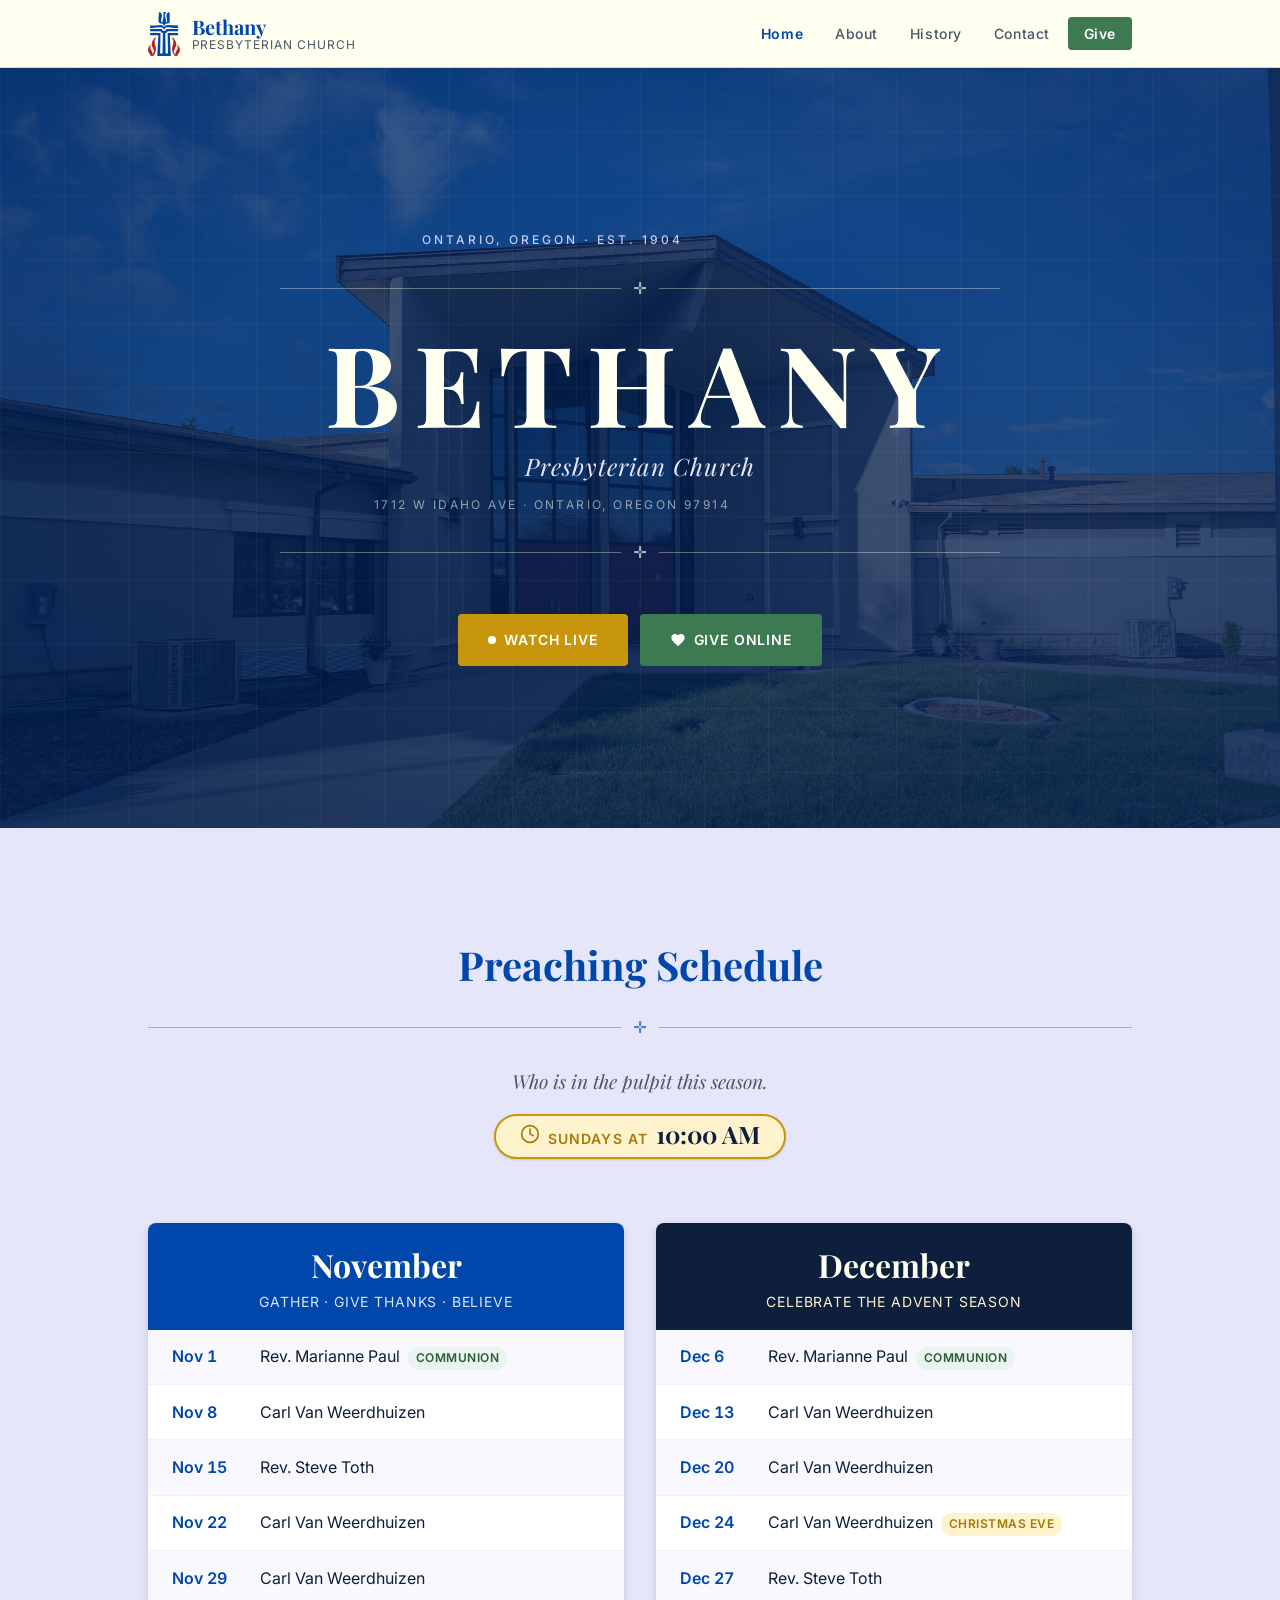
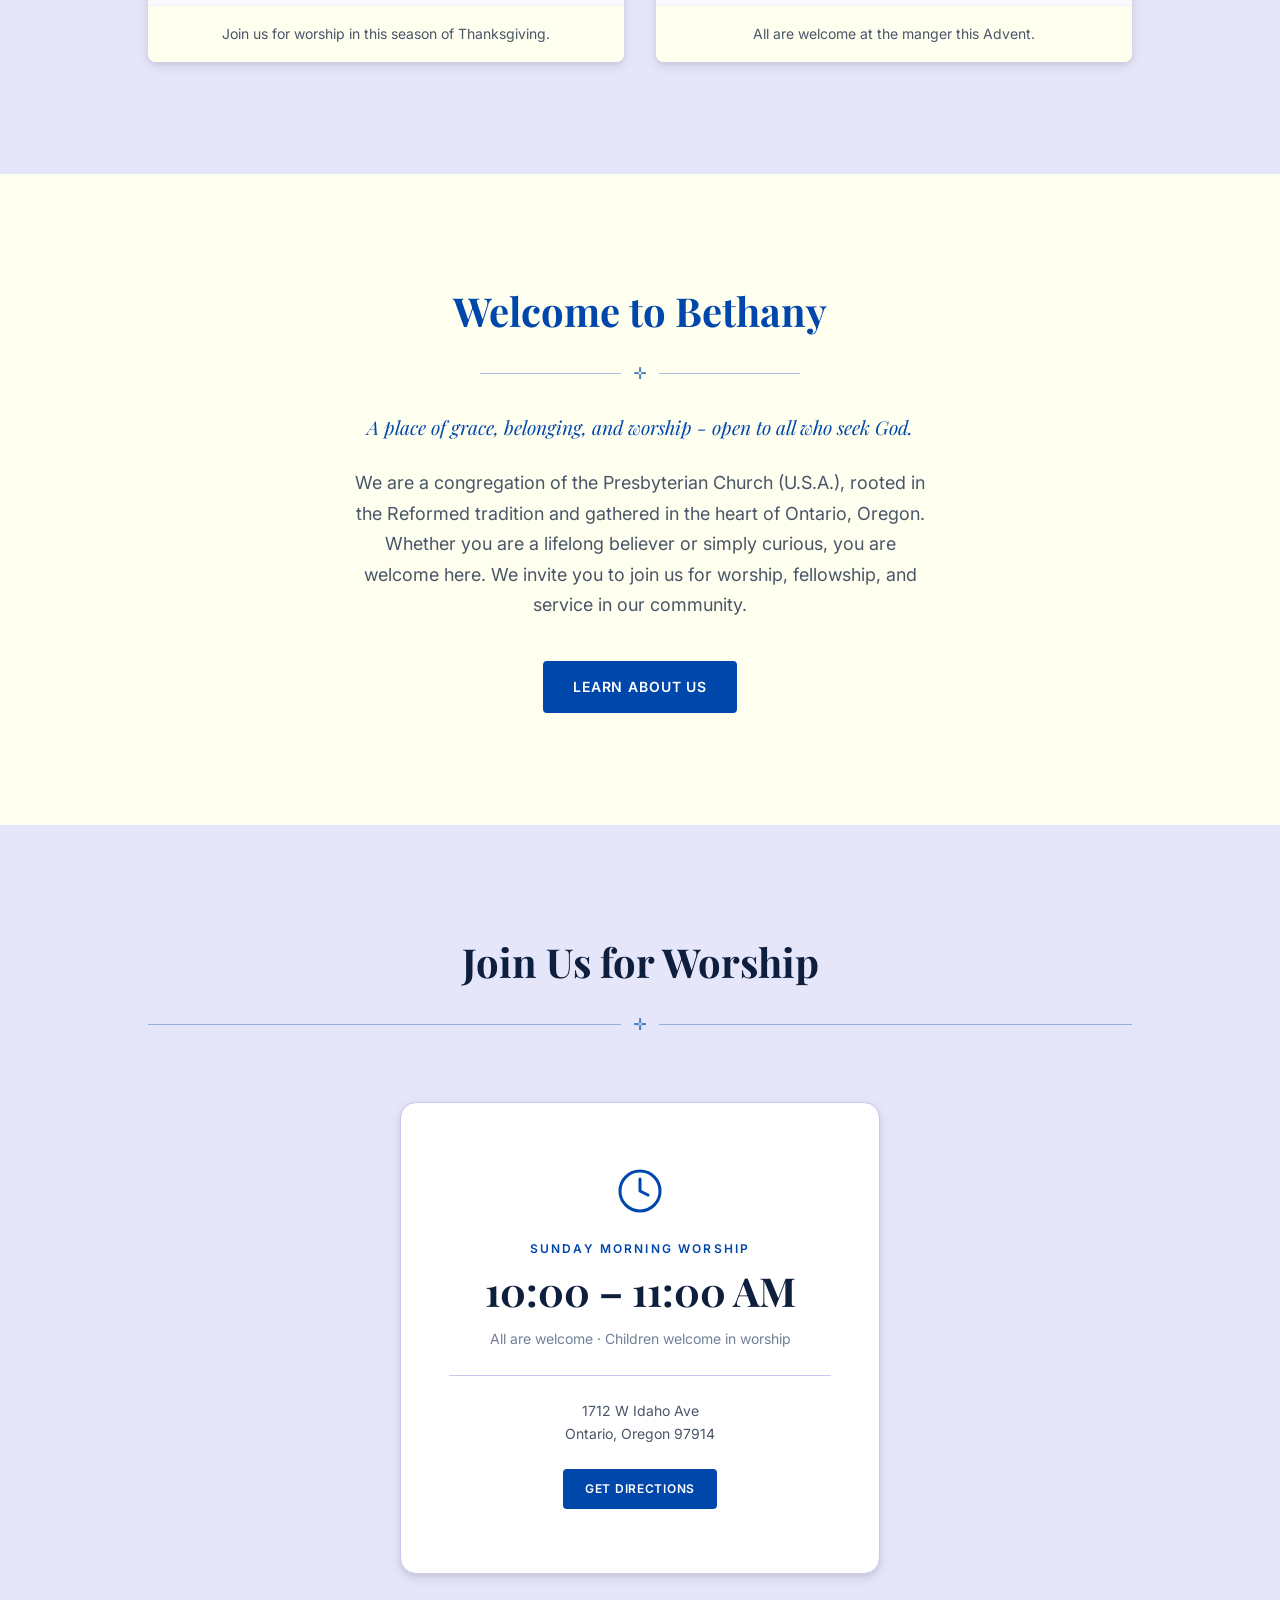
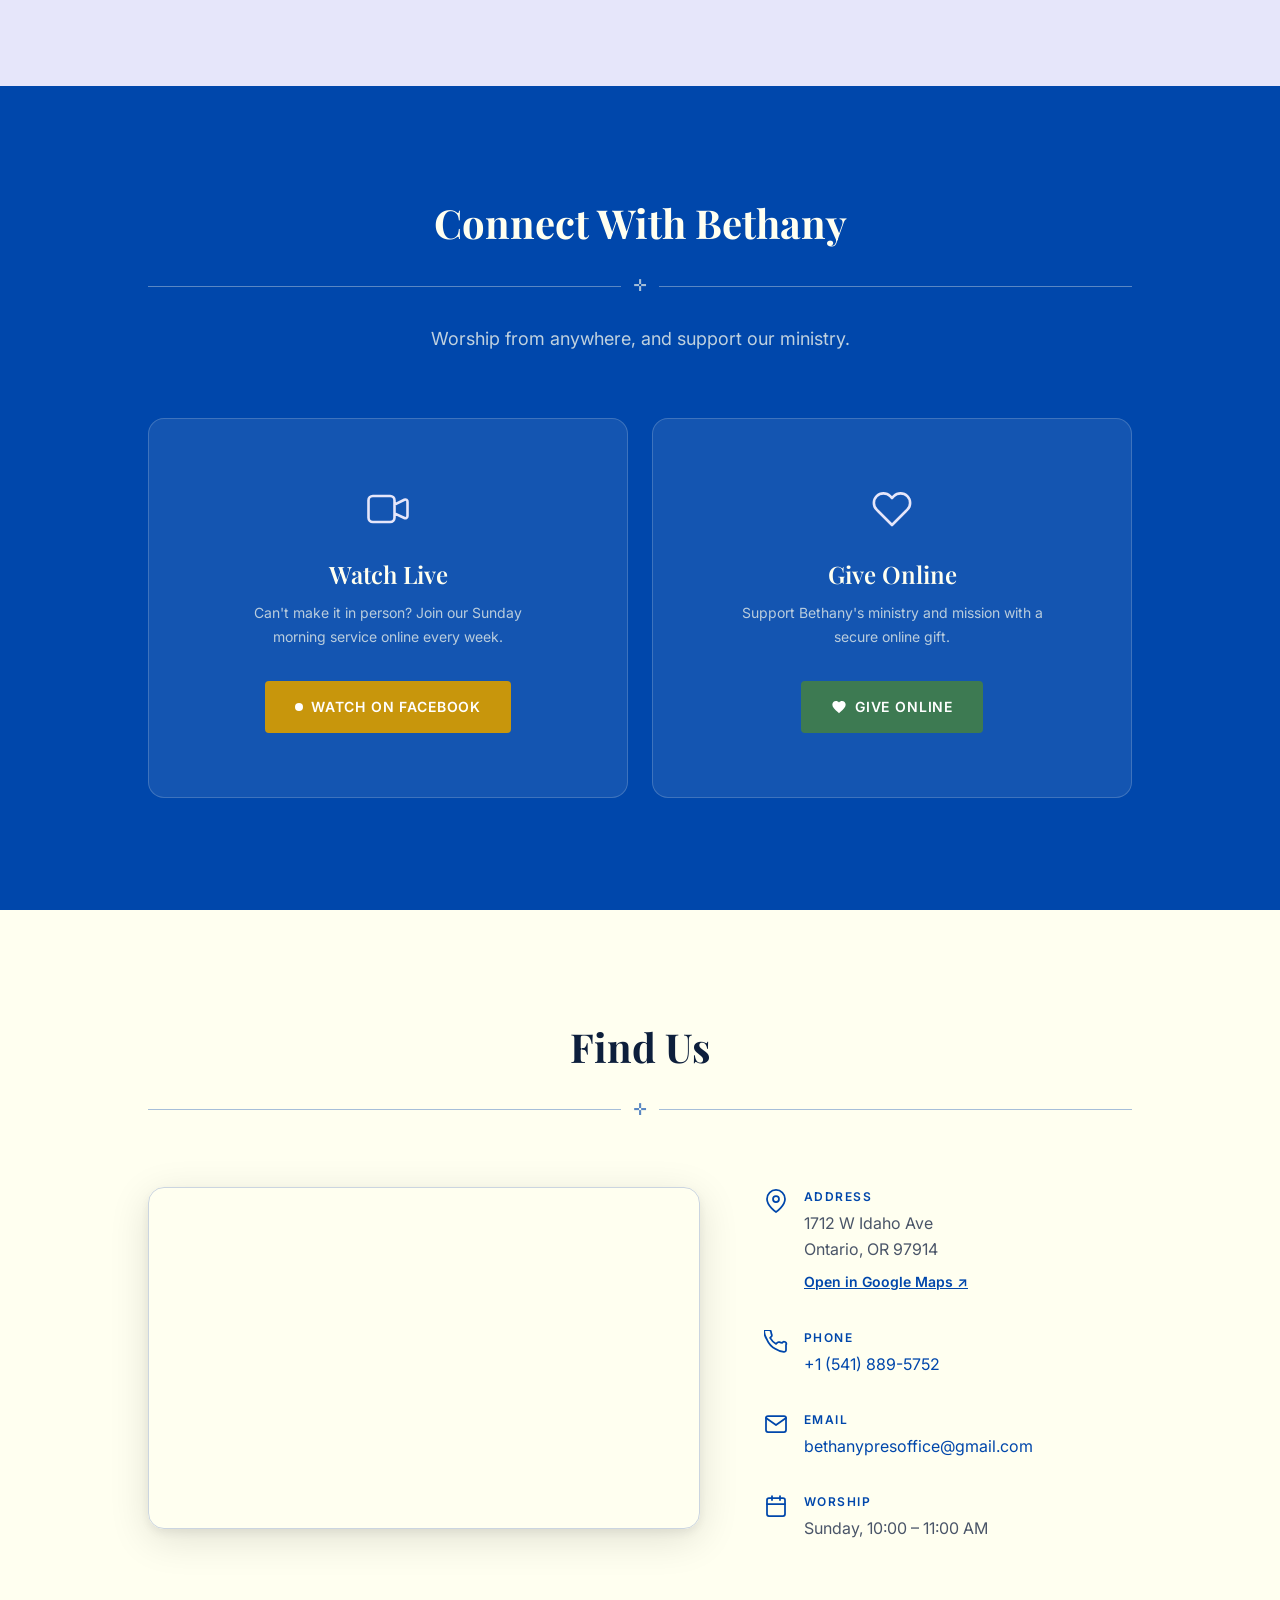
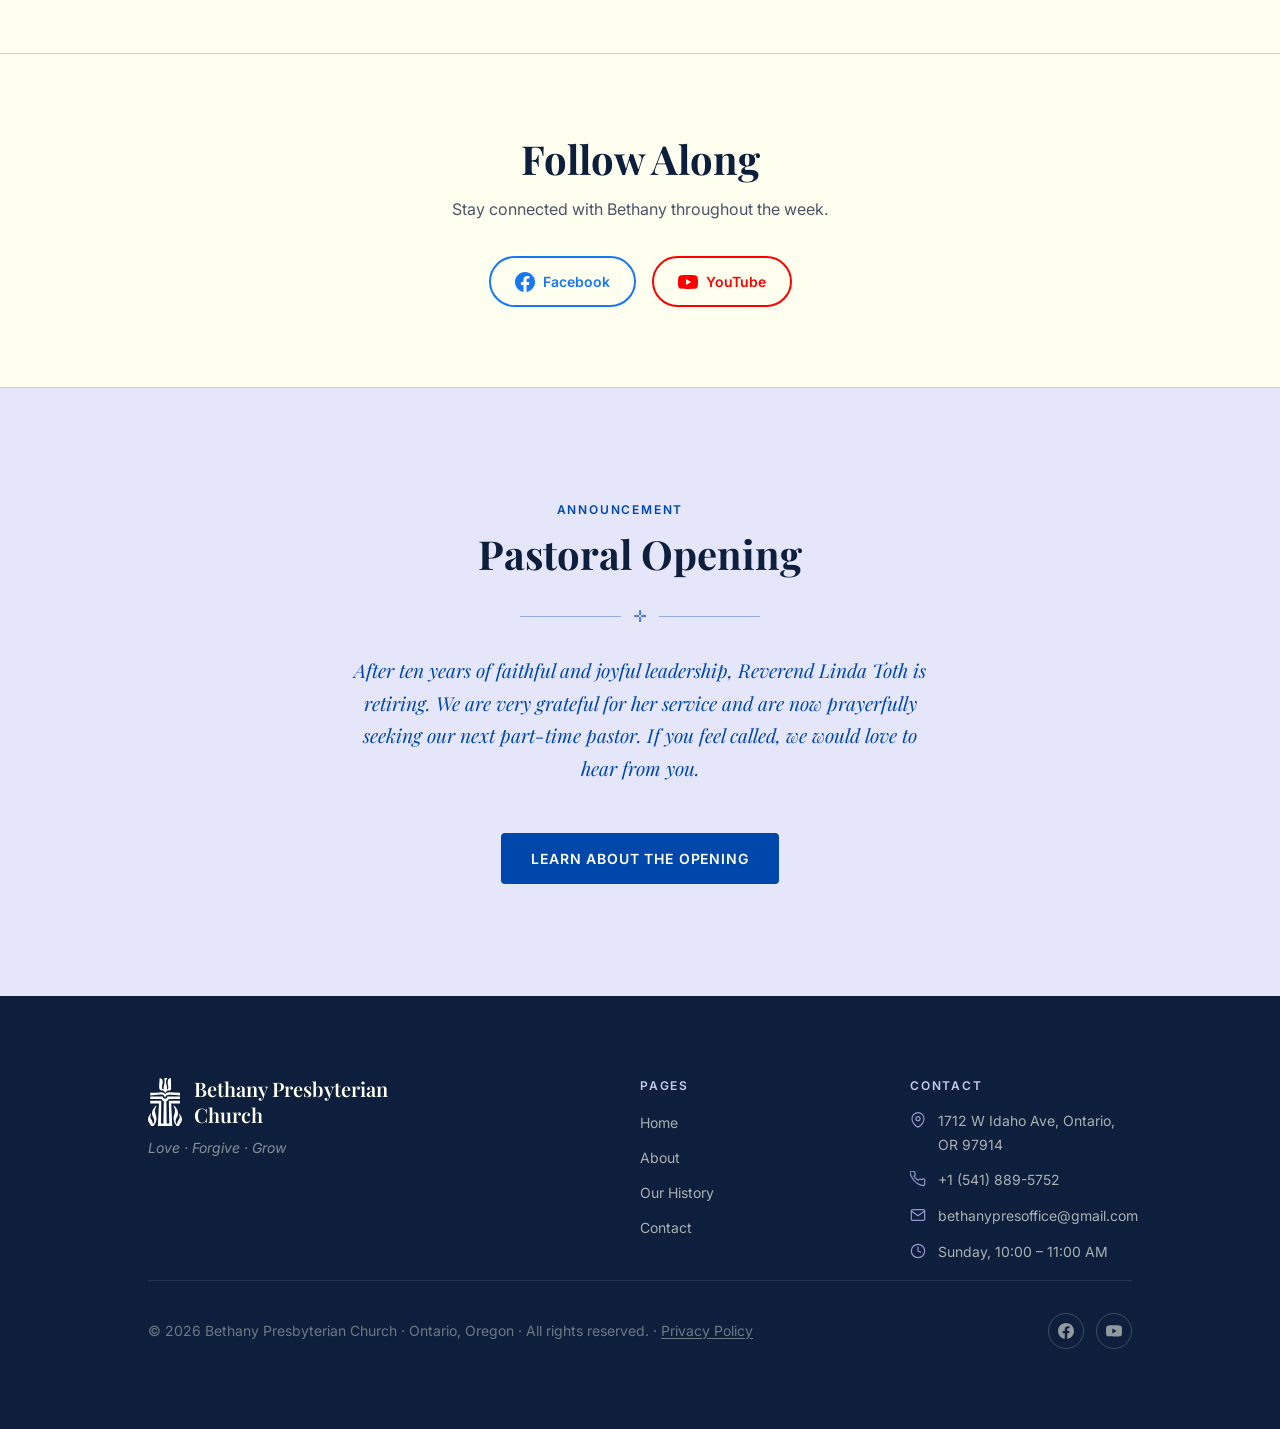
<file: index.html>
<!DOCTYPE html>
<html lang="en">
<head>
  <meta charset="UTF-8">
  <meta name="viewport" content="width=device-width, initial-scale=1.0">
  <meta name="description" content="Bethany Presbyterian Church in Ontario, Oregon. Worship with us Sundays at 10:00 AM. A congregation of the Presbyterian Church (U.S.A.), welcoming all.">

  <title>Bethany Presbyterian Church — Ontario, Oregon</title>

  <!-- Open Graph (social sharing previews) -->
  <meta property="og:title"       content="Bethany Presbyterian Church">
  <meta property="og:description" content="Sunday worship at 10:00 AM · 1712 W Idaho Ave, Ontario, Oregon">
  <meta property="og:type"        content="website">
  <meta property="og:url"         content="https://www.bethanypresbyterianontario.com/">

  <!-- Favicon -->
  <link rel="icon" type="image/svg+xml" href="./images/emblem-color.svg">

  <!-- Google Fonts: Playfair Display + Inter -->
  <link rel="preconnect" href="https://fonts.googleapis.com">
  <link rel="preconnect" href="https://fonts.gstatic.com" crossorigin>
  <link href="https://fonts.googleapis.com/css2?family=Playfair+Display:ital,wght@0,400;0,600;0,700;1,400;1,600&family=Inter:wght@300;400;500;600&display=swap" rel="stylesheet">

  <!-- Stylesheet -->
  <link rel="stylesheet" href="./css/style.css">

  <!-- Structured data for search engines -->
  <script type="application/ld+json">
  {
    "@context": "https://schema.org",
    "@type": "Church",
    "name": "Bethany Presbyterian Church",
    "address": {
      "@type": "PostalAddress",
      "streetAddress": "1712 W Idaho Ave",
      "addressLocality": "Ontario",
      "addressRegion": "OR",
      "postalCode": "97914",
      "addressCountry": "US"
    },
    "telephone": "+1-541-889-5752",
    "email": "bethanypresoffice@gmail.com",
    "url": "https://www.bethanypresbyterianontario.com",
    "openingHours": "Su 10:00-11:00"
  }
  </script>
</head>

<body>

  <!-- Skip navigation for keyboard / screen reader users -->
  <a class="skip-link" href="#main-content">Skip to main content</a>

  <!-- Mobile nav overlay (click to close) -->
  <div class="nav-overlay" aria-hidden="true"></div>

  <!-- ═══════════════════════════════════════════════
       HEADER
       ═══════════════════════════════════════════════ -->
  <header class="site-header" role="banner">
    <div class="container header__inner">

      <!-- Logo -->
      <a href="./index.html" class="header__logo" aria-label="Bethany Presbyterian Church — Home">
        <img src="./images/emblem-color.svg" alt="" aria-hidden="true" width="31" height="44">
        <span class="header__church-name">
          <span class="header__name-main">Bethany</span>
          <span class="header__name-sub">Presbyterian Church</span>
        </span>
      </a>

      <!-- Hamburger toggle (mobile only) -->
      <button class="nav-toggle"
              aria-expanded="false"
              aria-controls="main-nav"
              aria-label="Open navigation menu">
        <span class="nav-toggle__bar"></span>
        <span class="nav-toggle__bar"></span>
        <span class="nav-toggle__bar"></span>
      </button>

      <!-- Navigation -->
      <nav id="main-nav" class="main-nav" aria-label="Main navigation">
        <ul class="nav__list" role="list">
          <li><a href="./index.html"   class="nav__link" aria-current="page">Home</a></li>
          <li><a href="./about.html"   class="nav__link">About</a></li>
          <li><a href="./history.html" class="nav__link">History</a></li>
          <li><a href="./contact.html" class="nav__link">Contact</a></li>
          <li><a href="https://secure.myvanco.com/L-ZZ5J" class="nav__link nav__link--give"
             rel="noopener noreferrer" target="_blank"
             aria-label="Give online to Bethany Presbyterian Church">Give</a></li>
        </ul>
      </nav>

    </div>
  </header>


  <!-- ═══════════════════════════════════════════════
       MAIN CONTENT
       ═══════════════════════════════════════════════ -->
  <main id="main-content">


    <!-- ─── HERO ───────────────────────────────────── -->
    <section class="hero" aria-label="Welcome to Bethany Presbyterian Church">
      <div class="hero__content">

        <p class="hero__eyebrow">Ontario, Oregon · Est. 1904</p>

        <!-- Decorative rule -->
        <div class="divider divider--ivory" aria-hidden="true">
          <span class="divider__cross">✛</span>
        </div>

        <h1 class="hero__title">Bethany</h1>
        <p class="hero__subtitle">Presbyterian Church</p>
        <p class="hero__location">1712 W Idaho Ave · Ontario, Oregon 97914</p>

        <!-- Decorative rule -->
        <div class="divider divider--ivory" aria-hidden="true">
          <span class="divider__cross">✛</span>
        </div>

        <!-- Primary calls to action -->
        <div class="hero__actions">
          <a href="https://www.facebook.com/BethanyPresbyterianChurch/live/"
             class="btn btn--live"
             aria-label="Watch our Sunday worship service live on Facebook"
             rel="noopener noreferrer"
             target="_blank">
            <span class="live-dot" aria-hidden="true"></span>
            Watch Live
          </a>

          <a href="https://secure.myvanco.com/L-ZZ5J"
             class="btn btn--give"
             aria-label="Give online to Bethany Presbyterian Church"
             rel="noopener noreferrer"
             target="_blank">
            <!-- Heart icon -->
            <svg aria-hidden="true" width="16" height="16" viewBox="0 0 24 24" fill="currentColor">
              <path d="M12 21.35l-1.45-1.32C5.4 15.36 2 12.28 2 8.5 2 5.42 4.42 3 7.5 3c1.74 0 3.41.81 4.5 2.09C13.09 3.81 14.76 3 16.5 3 19.58 3 22 5.42 22 8.5c0 3.78-3.4 6.86-8.55 11.54L12 21.35z"/>
            </svg>
            Give Online
          </a>
        </div>

      </div>
    </section>



    <!-- ─── PREACHING SCHEDULE (TEMPORARY) ─────────
         Seasonal feature. Delete this whole <section>
         once December is past, or swap the two cards
         for the next months' schedule.
         Source: ctx/nov2026-preach-sched.jpg,
                 ctx/dec2026-preach-sched.jpg
    ─────────────────────────────────────────────── -->
    <section class="section section--lavender preaching" aria-labelledby="preaching-heading">
      <div class="container" style="text-align:center;">

        <header class="section__header">
          <h2 id="preaching-heading" class="section__heading section__heading--cobalt">
            Preaching Schedule
          </h2>
          <div class="divider divider--cobalt" aria-hidden="true">
            <span class="divider__cross">✛</span>
          </div>
          <p class="section__lead preaching__note">
            Who is in the pulpit this season.
          </p>
          <p class="preach-time">
            <svg class="preach-time__icon" viewBox="0 0 24 24" fill="none" stroke="currentColor" stroke-width="2" stroke-linecap="round" stroke-linejoin="round" aria-hidden="true">
              <circle cx="12" cy="12" r="10"/>
              <polyline points="12 6 12 12 16 14"/>
            </svg>
            <span class="preach-time__label">Sundays at</span>
            <span class="preach-time__value">10:00 AM</span>
          </p>
        </header>

        <div class="preach-grid">

          <!-- November -->
          <article class="preach-card">
            <div class="preach-card__header">
              <h3 class="preach-card__month">November</h3>
              <p class="preach-card__tagline">Gather · Give Thanks · Believe</p>
            </div>
            <ul class="preach-list">
              <li class="preach-row">
                <span class="preach-row__date">Nov 1</span>
                <span class="preach-row__who">Rev. Marianne Paul<span class="preach-row__tag">Communion</span></span>
              </li>
              <li class="preach-row">
                <span class="preach-row__date">Nov 8</span>
                <span class="preach-row__who">Carl Van Weerdhuizen</span>
              </li>
              <li class="preach-row">
                <span class="preach-row__date">Nov 15</span>
                <span class="preach-row__who">Rev. Steve Toth</span>
              </li>
              <li class="preach-row">
                <span class="preach-row__date">Nov 22</span>
                <span class="preach-row__who">Carl Van Weerdhuizen</span>
              </li>
              <li class="preach-row">
                <span class="preach-row__date">Nov 29</span>
                <span class="preach-row__who">Carl Van Weerdhuizen</span>
              </li>
            </ul>
            <p class="preach-card__footer">Join us for worship in this season of Thanksgiving.</p>
          </article>

          <!-- December -->
          <article class="preach-card preach-card--advent">
            <div class="preach-card__header">
              <h3 class="preach-card__month">December</h3>
              <p class="preach-card__tagline">Celebrate the Advent Season</p>
            </div>
            <ul class="preach-list">
              <li class="preach-row">
                <span class="preach-row__date">Dec 6</span>
                <span class="preach-row__who">Rev. Marianne Paul<span class="preach-row__tag">Communion</span></span>
              </li>
              <li class="preach-row">
                <span class="preach-row__date">Dec 13</span>
                <span class="preach-row__who">Carl Van Weerdhuizen</span>
              </li>
              <li class="preach-row">
                <span class="preach-row__date">Dec 20</span>
                <span class="preach-row__who">Carl Van Weerdhuizen</span>
              </li>
              <li class="preach-row">
                <span class="preach-row__date">Dec 24</span>
                <!-- PLACEHOLDER: confirm the Christmas Eve service time - the
                     graphic does not list one, and it is unlikely to be 10 AM. -->
                <span class="preach-row__who">Carl Van Weerdhuizen<span class="preach-row__tag preach-row__tag--gold">Christmas Eve</span></span>
              </li>
              <li class="preach-row">
                <span class="preach-row__date">Dec 27</span>
                <span class="preach-row__who">Rev. Steve Toth</span>
              </li>
            </ul>
            <p class="preach-card__footer">All are welcome at the manger this Advent.</p>
          </article>

        </div>

      </div>
    </section>

    <!-- ─── WELCOME / MISSION ──────────────────────── -->
    <section class="section section--ivory welcome" aria-labelledby="welcome-heading">
      <div class="container container--narrow" style="text-align:center;">

        <h2 id="welcome-heading" class="section__heading section__heading--cobalt">
          Welcome to Bethany
        </h2>

        <div class="divider divider--cobalt" aria-hidden="true">
          <span class="divider__cross">✛</span>
        </div>

        <p class="section__lead">
          A place of grace, belonging, and worship - open to all who seek God.
        </p>

        <p class="section__body" style="margin-top: 1.5rem;">
          We are a congregation of the Presbyterian Church (U.S.A.), rooted in the Reformed
          tradition and gathered in the heart of Ontario, Oregon. Whether you are a lifelong
          believer or simply curious, you are welcome here. We invite you to join us for worship,
          fellowship, and service in our community.
        </p>

        <div style="margin-top: 2.5rem;">
          <a href="./about.html" class="btn btn--primary">Learn About Us</a>
        </div>

      </div>
    </section>


    <!-- ─── WORSHIP TIMES ──────────────────────────── -->
    <section class="section section--lavender" aria-labelledby="worship-heading">
      <div class="container" style="text-align:center;">

        <header class="section__header">
          <h2 id="worship-heading" class="section__heading">Join Us for Worship</h2>
          <div class="divider divider--cobalt" aria-hidden="true">
            <span class="divider__cross">✛</span>
          </div>
        </header>

        <div class="worship-card">

          <!-- Clock icon -->
          <div class="worship-card__icon" aria-hidden="true">
            <svg viewBox="0 0 24 24" fill="none" stroke="currentColor" stroke-width="1.5" stroke-linecap="round" stroke-linejoin="round">
              <circle cx="12" cy="12" r="10"/>
              <polyline points="12 6 12 12 16 14"/>
            </svg>
          </div>

          <p class="worship-card__day">Sunday Morning Worship</p>
          <p class="worship-card__time">10:00 – 11:00 AM</p>
          <p class="worship-card__note">All are welcome · Children welcome in worship</p>

          <hr class="worship-card__rule">

          <!-- Update if address or details change -->
          <p class="worship-card__address">
            1712 W Idaho Ave<br>
            Ontario, Oregon 97914
          </p>

          <a href="https://maps.google.com/?q=1712+W+Idaho+Ave,+Ontario,+OR+97914"
             class="btn btn--primary btn--sm"
             rel="noopener noreferrer"
             target="_blank"
             aria-label="Get directions to Bethany Presbyterian Church in Google Maps">
            Get Directions
          </a>

        </div>

      </div>
    </section>


    <!-- ─── CONNECT (LIVESTREAM + GIVE) ───────────── -->
    <section class="section section--cobalt connect" aria-labelledby="connect-heading">
      <div class="container">

        <header class="section__header">
          <h2 id="connect-heading" class="section__heading section__heading--light">
            Connect With Bethany
          </h2>
          <div class="divider divider--ivory" aria-hidden="true">
            <span class="divider__cross">✛</span>
          </div>
          <p>Worship from anywhere, and support our ministry.</p>
        </header>

        <div class="grid-cards">

          <!-- Livestream card -->
          <article class="action-card" aria-label="Watch our live worship service">

            <!-- Video / broadcast icon -->
            <div class="action-card__icon" aria-hidden="true">
              <svg viewBox="0 0 24 24" fill="none" stroke="currentColor" stroke-width="1.2" stroke-linecap="round" stroke-linejoin="round">
                <path d="M15 10l4.553-2.276A1 1 0 0121 8.723v6.554a1 1 0 01-1.447.894L15 14M3 8a2 2 0 012-2h8a2 2 0 012 2v8a2 2 0 01-2 2H5a2 2 0 01-2-2V8z"/>
              </svg>
            </div>

            <h3 class="action-card__title">Watch Live</h3>
            <p class="action-card__body">
              Can't make it in person? Join our Sunday morning service online every week.
            </p>

            <a href="https://www.facebook.com/BethanyPresbyterianChurch/live/"
               class="btn btn--live"
               rel="noopener noreferrer"
               target="_blank"
               aria-label="Watch our Sunday worship live on Facebook">
              <span class="live-dot" aria-hidden="true"></span>
              Watch on Facebook
            </a>

          </article>

          <!-- Give card -->
          <article class="action-card" aria-label="Give online to support our ministry">

            <!-- Giving / offering icon -->
            <div class="action-card__icon" aria-hidden="true">
              <svg viewBox="-3 -3 30 30" fill="none" stroke="currentColor" stroke-width="1.5" stroke-linecap="round" stroke-linejoin="round">
                <path d="M20.84 4.61a5.5 5.5 0 0 0-7.78 0L12 5.67l-1.06-1.06a5.5 5.5 0 0 0-7.78 7.78l1.06 1.06L12 21.23l7.78-7.78 1.06-1.06a5.5 5.5 0 0 0 0-7.78z"/>
              </svg>
            </div>

            <h3 class="action-card__title">Give Online</h3>
            <p class="action-card__body">
              Support Bethany's ministry and mission with a secure online gift.
            </p>

            <a href="https://secure.myvanco.com/L-ZZ5J"
               class="btn btn--give"
               rel="noopener noreferrer"
               target="_blank"
               aria-label="Give online to Bethany Presbyterian Church">
              <svg aria-hidden="true" width="16" height="16" viewBox="0 0 24 24" fill="currentColor">
                <path d="M12 21.35l-1.45-1.32C5.4 15.36 2 12.28 2 8.5 2 5.42 4.42 3 7.5 3c1.74 0 3.41.81 4.5 2.09C13.09 3.81 14.76 3 16.5 3 19.58 3 22 5.42 22 8.5c0 3.78-3.4 6.86-8.55 11.54L12 21.35z"/>
              </svg>
              Give Online
            </a>

          </article>

        </div>

      </div>
    </section>


    <!-- ─── LOCATION ───────────────────────────────── -->
    <section class="section section--ivory" aria-labelledby="location-heading">
      <div class="container">

        <header class="section__header">
          <h2 id="location-heading" class="section__heading">Find Us</h2>
          <div class="divider divider--cobalt" aria-hidden="true">
            <span class="divider__cross">✛</span>
          </div>
        </header>

        <div class="location__grid">

          <!-- Google Maps embed -->
          <div class="map-container">
            <iframe
              title="Map showing Bethany Presbyterian Church at 1712 W Idaho Ave, Ontario, Oregon"
              src="https://www.google.com/maps/embed?pb=!1m18!1m12!1m3!1d2868.674407379712!2d-116.989916!3d44.02812240000001!2m3!1f0!2f0!3f0!3m2!1i1024!2i768!4f13.1!3m3!1m2!1s0x54af8feedfdea733%3A0x30f1edc4c82bd1a!2sBethany%20Presbyterian%20Church!5e0!3m2!1sen!2sus!4v1775000212797!5m2!1sen!2sus"
              width="100%"
              height="340"
              allowfullscreen
              loading="lazy"
              referrerpolicy="no-referrer-when-downgrade">
            </iframe>
          </div>

          <!-- Address / contact details -->
          <address class="contact-details">

            <!-- Address -->
            <div class="contact-detail">
              <div class="contact-detail__icon" aria-hidden="true">
                <svg viewBox="0 0 24 24" fill="none" stroke="currentColor" stroke-width="1.75" stroke-linecap="round" stroke-linejoin="round">
                  <path d="M21 10c0 7-9 13-9 13S3 17 3 10a9 9 0 1118 0z"/>
                  <circle cx="12" cy="10" r="3"/>
                </svg>
              </div>
              <div>
                <p class="contact-detail__label">Address</p>
                <p class="contact-detail__value">
                  1712 W Idaho Ave<br>Ontario, OR 97914
                </p>
                <a href="https://maps.google.com/?q=1712+W+Idaho+Ave,+Ontario,+OR+97914"
                   style="display:inline-block; margin-top:0.5rem; font-size:0.875rem; color:var(--clr-cobalt); font-weight:600; text-decoration:underline;"
                   rel="noopener noreferrer"
                   target="_blank">
                  Open in Google Maps ↗
                </a>
              </div>
            </div>

            <!-- Phone -->
            <div class="contact-detail">
              <div class="contact-detail__icon" aria-hidden="true">
                <svg viewBox="0 0 24 24" fill="none" stroke="currentColor" stroke-width="1.75" stroke-linecap="round" stroke-linejoin="round">
                  <path d="M22 16.92v3a2 2 0 01-2.18 2 19.79 19.79 0 01-8.63-3.07A19.5 19.5 0 013.07 9.81a19.79 19.79 0 01-3.07-8.68A2 2 0 012 .08h3a2 2 0 012 1.72c.127.96.361 1.903.7 2.81a2 2 0 01-.45 2.11L6.09 7.91a16 16 0 006 6l1.27-1.27a2 2 0 012.11-.45c.907.339 1.85.573 2.81.7A2 2 0 0122 14.92v2z"/>
                </svg>
              </div>
              <div>
                <p class="contact-detail__label">Phone</p>
                <p class="contact-detail__value">
                  <a href="#" data-obf="phone-church" data-obf-text></a>
                </p>
              </div>
            </div>

            <!-- Email -->
            <div class="contact-detail">
              <div class="contact-detail__icon" aria-hidden="true">
                <svg viewBox="0 0 24 24" fill="none" stroke="currentColor" stroke-width="1.75" stroke-linecap="round" stroke-linejoin="round">
                  <path d="M4 4h16c1.1 0 2 .9 2 2v12c0 1.1-.9 2-2 2H4c-1.1 0-2-.9-2-2V6c0-1.1.9-2 2-2z"/>
                  <polyline points="22,6 12,13 2,6"/>
                </svg>
              </div>
              <div>
                <p class="contact-detail__label">Email</p>
                <p class="contact-detail__value">
                  <a href="#" data-obf="email-office" data-obf-text></a>
                </p>
              </div>
            </div>

            <!-- Worship times -->
            <div class="contact-detail">
              <div class="contact-detail__icon" aria-hidden="true">
                <svg viewBox="0 0 24 24" fill="none" stroke="currentColor" stroke-width="1.75" stroke-linecap="round" stroke-linejoin="round">
                  <rect x="3" y="4" width="18" height="18" rx="2" ry="2"/>
                  <line x1="16" y1="2" x2="16" y2="6"/>
                  <line x1="8"  y1="2" x2="8"  y2="6"/>
                  <line x1="3"  y1="10" x2="21" y2="10"/>
                </svg>
              </div>
              <div>
                <p class="contact-detail__label">Worship</p>
                <p class="contact-detail__value">Sunday, 10:00 – 11:00 AM</p>
              </div>
            </div>

          </address>

        </div>

      </div>
    </section>


    <!-- ─── SOCIAL MEDIA ───────────────────────────── -->
    <section class="section social section--ivory" aria-labelledby="social-heading">
      <div class="container container--narrow" style="text-align:center;">

        <h2 id="social-heading" class="section__heading">Follow Along</h2>
        <p style="color:var(--clr-slate); margin-inline:auto; margin-top:0.75rem;">
          Stay connected with Bethany throughout the week.
        </p>

        <div class="social__links">

          <a href="https://www.facebook.com/BethanyPresbyterianChurch/"
             class="social__link social__link--facebook"
             rel="noopener noreferrer"
             target="_blank"
             aria-label="Bethany Presbyterian Church on Facebook">
            <svg aria-hidden="true" viewBox="0 0 24 24" fill="currentColor">
              <path d="M24 12.073c0-6.627-5.373-12-12-12s-12 5.373-12 12c0 5.99 4.388 10.954 10.125 11.854v-8.385H7.078v-3.47h3.047V9.43c0-3.007 1.792-4.669 4.533-4.669 1.312 0 2.686.235 2.686.235v2.953H15.83c-1.491 0-1.956.925-1.956 1.874v2.25h3.328l-.532 3.47h-2.796v8.385C19.612 23.027 24 18.062 24 12.073z"/>
            </svg>
            Facebook
          </a>

          <a href="https://www.youtube.com/@BethanyPresbyterian-Ont"
             class="social__link social__link--youtube"
             rel="noopener noreferrer"
             target="_blank"
             aria-label="Bethany Presbyterian Church on YouTube">
            <svg aria-hidden="true" viewBox="0 0 24 24" fill="currentColor">
              <path d="M23.498 6.186a3.016 3.016 0 00-2.122-2.136C19.505 3.545 12 3.545 12 3.545s-7.505 0-9.377.505A3.017 3.017 0 00.502 6.186C0 8.07 0 12 0 12s0 3.93.502 5.814a3.016 3.016 0 002.122 2.136c1.871.505 9.376.505 9.376.505s7.505 0 9.377-.505a3.015 3.015 0 002.122-2.136C24 15.93 24 12 24 12s0-3.93-.502-5.814zM9.545 15.568V8.432L15.818 12l-6.273 3.568z"/>
            </svg>
            YouTube
          </a>

        </div>

      </div>
    </section>


    <!-- ─── PASTORAL OPENING ANNOUNCEMENT ──────────── -->
    <section class="section section--lavender" aria-labelledby="opening-heading" style="text-align:center;">
      <div class="container container--narrow">
        <p style="font-size:var(--text-xs); font-weight:600; letter-spacing:0.15em; text-transform:uppercase; color:var(--clr-cobalt); margin-bottom:var(--space-2);">
          Announcement
        </p>
        <h2 id="opening-heading" class="section__heading">Pastoral Opening</h2>
        <div class="divider divider--cobalt" aria-hidden="true" style="max-width:240px; margin-inline:auto;">
          <span class="divider__cross">✛</span>
        </div>
        <p class="section__lead" style="margin-inline:auto;">
          After ten years of faithful and joyful leadership, Reverend Linda Toth is
          retiring. We are very grateful for her service and are now prayerfully
          seeking our next part-time pastor. If you feel called, we would love to
          hear from you.
        </p>
        <div style="margin-top:var(--space-8);">
          <a href="./pastor-opening.html" class="btn btn--primary">Learn About the Opening</a>
        </div>
      </div>
    </section>


  </main><!-- /main -->


  <!-- ═══════════════════════════════════════════════
       FOOTER
       ═══════════════════════════════════════════════ -->
  <footer class="site-footer" role="contentinfo">
    <div class="container">

      <div class="footer__inner">

        <!-- Brand column -->
        <div>
          <div class="footer__brand">
            <img src="./images/emblem-white.svg" alt="" aria-hidden="true" width="34" height="48">
            <p class="footer__church-name">Bethany Presbyterian<br>Church</p>
          </div>
          <p class="footer__tagline">Love · Forgive · Grow</p>
        </div>

        <!-- Navigation column -->
        <nav aria-label="Footer navigation">
          <p class="footer__nav-heading">Pages</p>
          <ul class="footer__nav-list" role="list">
            <li><a href="./index.html"   class="footer__nav-link">Home</a></li>
            <li><a href="./about.html"   class="footer__nav-link">About</a></li>
            <li><a href="./history.html" class="footer__nav-link">Our History</a></li>
            <li><a href="./contact.html" class="footer__nav-link">Contact</a></li>
            <!-- Add new page links here as the site grows -->
          </ul>
        </nav>

        <!-- Contact column -->
        <address>
          <p class="footer__nav-heading">Contact</p>
          <ul class="footer__contact-list" role="list">

            <li class="footer__contact-item">
              <svg aria-hidden="true" viewBox="0 0 24 24" fill="none" stroke="currentColor" stroke-width="1.75" stroke-linecap="round" stroke-linejoin="round">
                <path d="M21 10c0 7-9 13-9 13S3 17 3 10a9 9 0 1118 0z"/><circle cx="12" cy="10" r="3"/>
              </svg>
              <a href="https://maps.google.com/?q=1712+W+Idaho+Ave,+Ontario,+OR+97914"
                 rel="noopener noreferrer" target="_blank">
                1712 W Idaho Ave, Ontario, OR 97914
              </a>
            </li>

            <li class="footer__contact-item">
              <svg aria-hidden="true" viewBox="0 0 24 24" fill="none" stroke="currentColor" stroke-width="1.75" stroke-linecap="round" stroke-linejoin="round">
                <path d="M22 16.92v3a2 2 0 01-2.18 2 19.79 19.79 0 01-8.63-3.07A19.5 19.5 0 013.07 9.81 19.79 19.79 0 01-.07 1.13 2 2 0 012 .08h3a2 2 0 012 1.72c.127.96.361 1.903.7 2.81a2 2 0 01-.45 2.11L6.09 7.91a16 16 0 006 6l1.27-1.27a2 2 0 012.11-.45c.907.339 1.85.573 2.81.7A2 2 0 0122 14.92v2z"/>
              </svg>
              <a href="#" data-obf="phone-church" data-obf-text></a>
            </li>

            <li class="footer__contact-item">
              <svg aria-hidden="true" viewBox="0 0 24 24" fill="none" stroke="currentColor" stroke-width="1.75" stroke-linecap="round" stroke-linejoin="round">
                <path d="M4 4h16c1.1 0 2 .9 2 2v12c0 1.1-.9 2-2 2H4c-1.1 0-2-.9-2-2V6c0-1.1.9-2 2-2z"/>
                <polyline points="22,6 12,13 2,6"/>
              </svg>
              <a href="#" data-obf="email-office" data-obf-text></a>
            </li>

            <li class="footer__contact-item">
              <svg aria-hidden="true" viewBox="0 0 24 24" fill="none" stroke="currentColor" stroke-width="1.75" stroke-linecap="round" stroke-linejoin="round">
                <circle cx="12" cy="12" r="10"/><polyline points="12 6 12 12 16 14"/>
              </svg>
              <span>Sunday, 10:00 – 11:00 AM</span>
            </li>

          </ul>
        </address>

      </div>

      <!-- Footer bottom bar -->
      <div class="footer__bottom">
        <p class="footer__copyright">
          <small>&copy; <span id="footer-year"></span> Bethany Presbyterian Church · Ontario, Oregon · All rights reserved. · <a href="./privacy.html" class="footer__privacy-link">Privacy Policy</a></small>
        </p>
        <div class="footer__social-links" aria-label="Social media links">
          <a href="https://www.facebook.com/BethanyPresbyterianChurch/" class="footer__social-link" aria-label="Facebook" rel="noopener noreferrer" target="_blank">
            <svg aria-hidden="true" viewBox="0 0 24 24" fill="currentColor">
              <path d="M24 12.073c0-6.627-5.373-12-12-12s-12 5.373-12 12c0 5.99 4.388 10.954 10.125 11.854v-8.385H7.078v-3.47h3.047V9.43c0-3.007 1.792-4.669 4.533-4.669 1.312 0 2.686.235 2.686.235v2.953H15.83c-1.491 0-1.956.925-1.956 1.874v2.25h3.328l-.532 3.47h-2.796v8.385C19.612 23.027 24 18.062 24 12.073z"/>
            </svg>
          </a>
          <a href="https://www.youtube.com/@BethanyPresbyterian-Ont" class="footer__social-link" aria-label="YouTube" rel="noopener noreferrer" target="_blank">
            <svg aria-hidden="true" viewBox="0 0 24 24" fill="currentColor">
              <path d="M23.498 6.186a3.016 3.016 0 00-2.122-2.136C19.505 3.545 12 3.545 12 3.545s-7.505 0-9.377.505A3.017 3.017 0 00.502 6.186C0 8.07 0 12 0 12s0 3.93.502 5.814a3.016 3.016 0 002.122 2.136c1.871.505 9.376.505 9.376.505s7.505 0 9.377-.505a3.015 3.015 0 002.122-2.136C24 15.93 24 12 24 12s0-3.93-.502-5.814zM9.545 15.568V8.432L15.818 12l-6.273 3.568z"/>
            </svg>
          </a>
        </div>
      </div>

    </div>
  </footer>

  <!-- Auto-update copyright year -->
  <script>
    document.getElementById('footer-year').textContent = new Date().getFullYear();
  </script>

  <!-- Main JS -->
  <script src="./js/main.js"></script>
  <script data-goatcounter="https://bethanyweb.goatcounter.com/count"
          async src="https://gc.zgo.at/count.js"></script>

</body>
</html>
</file>
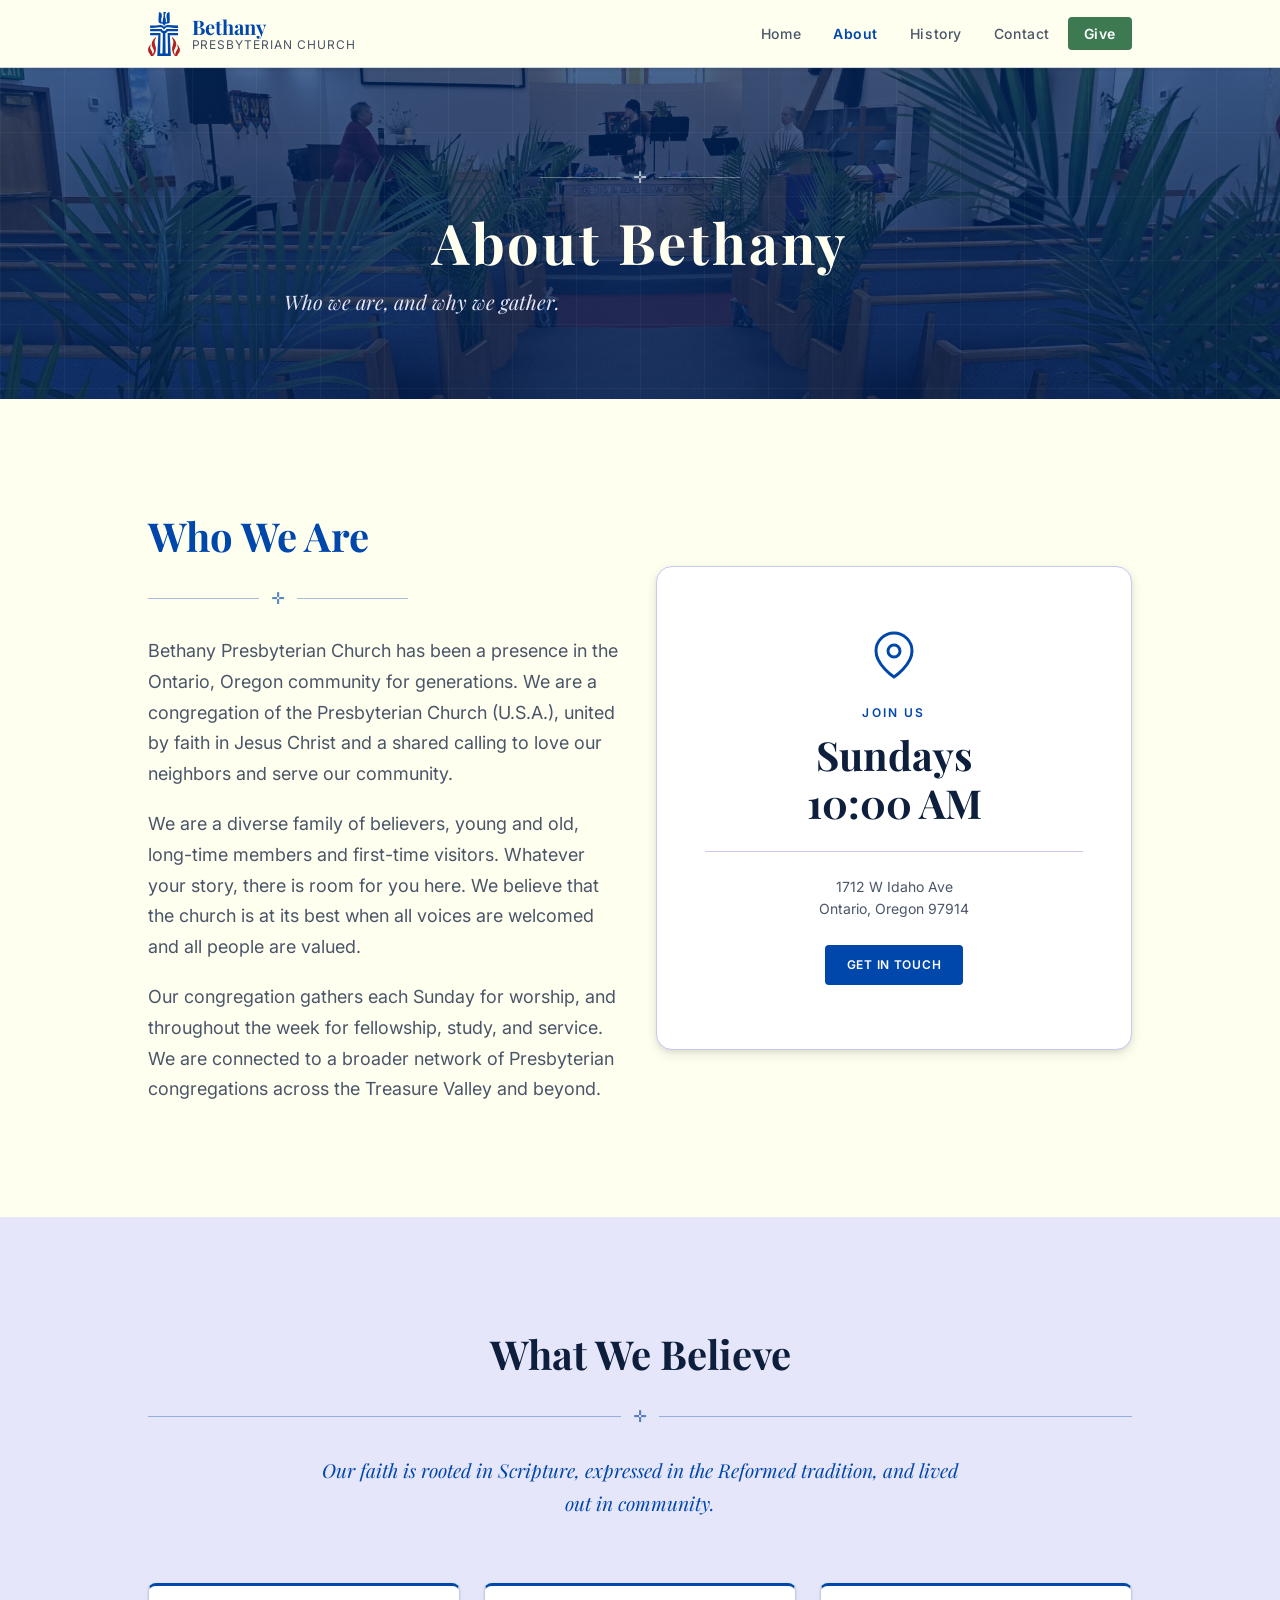
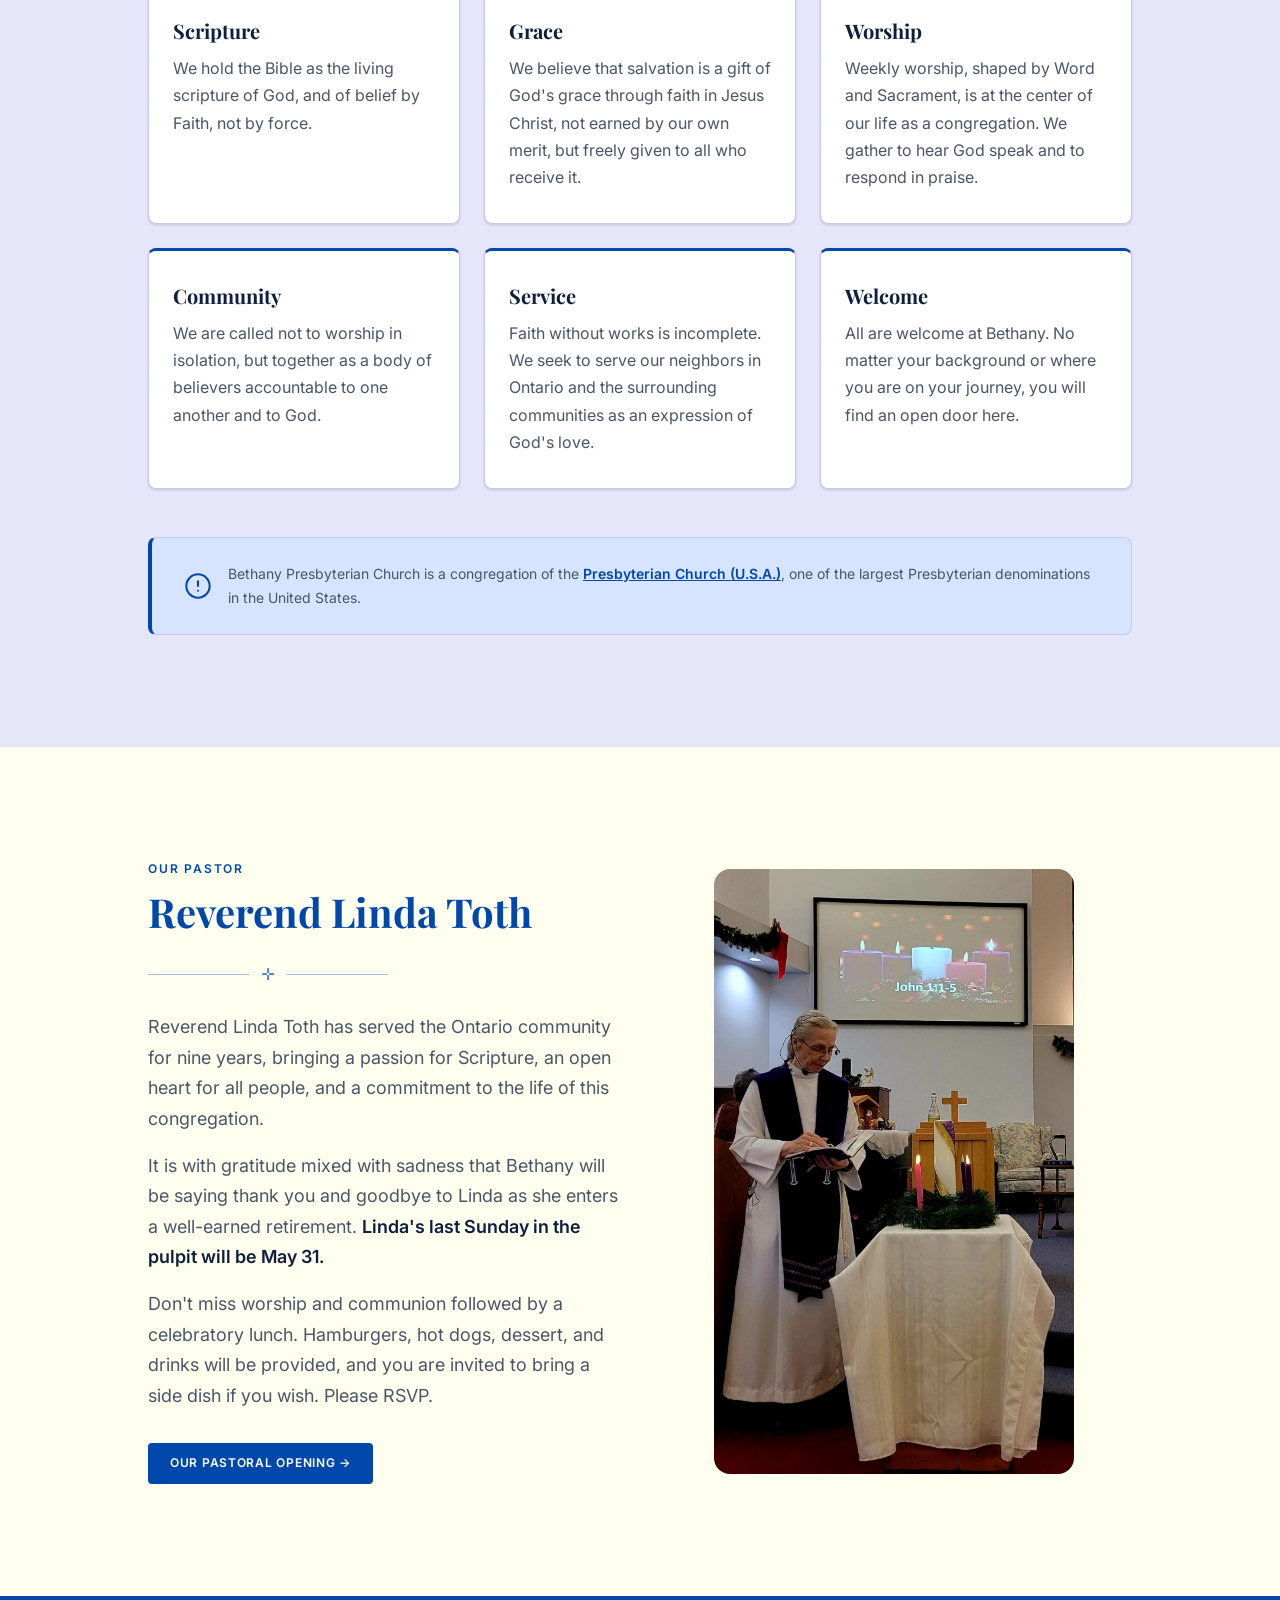
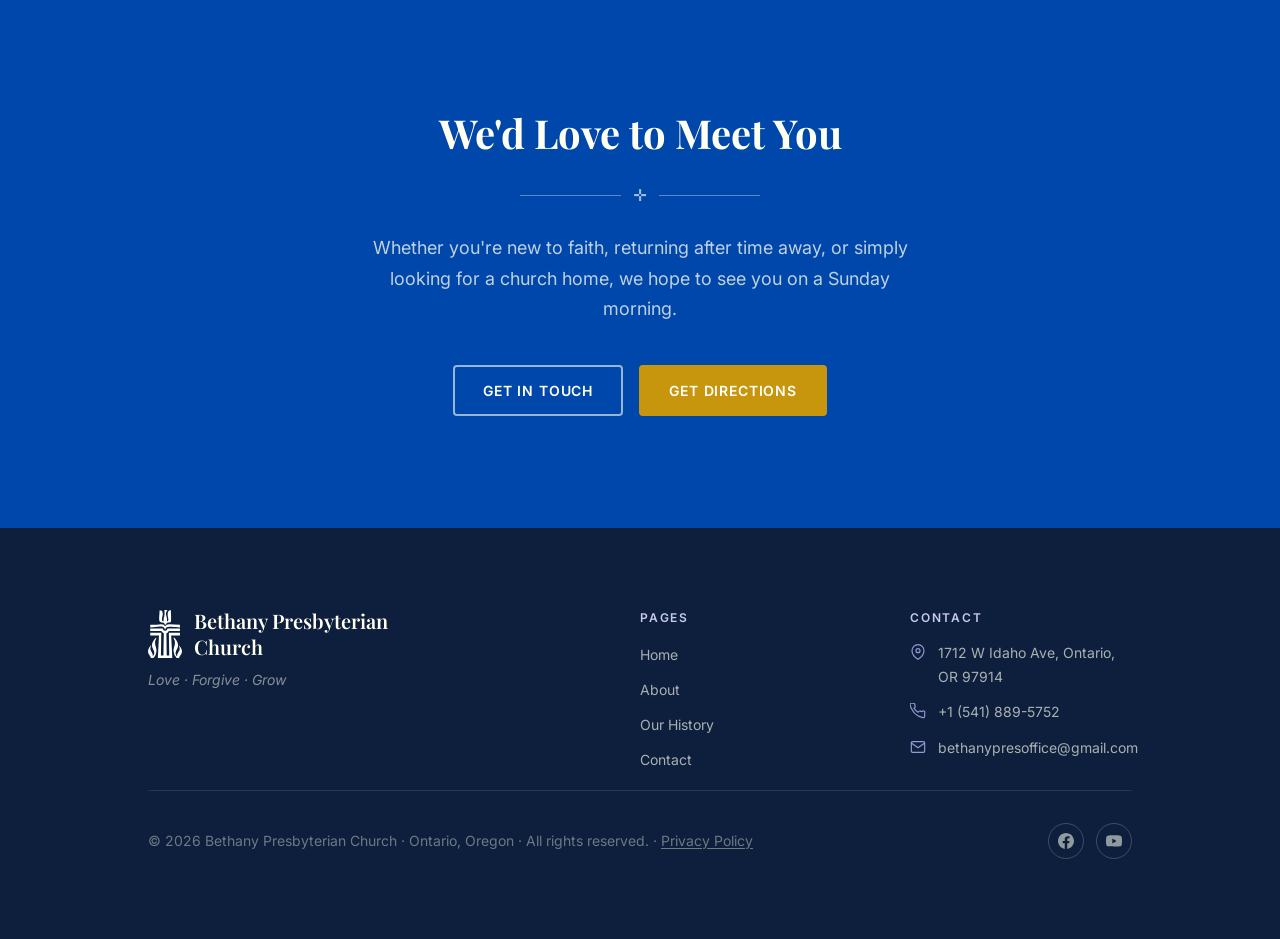
<file: about.html>
<!DOCTYPE html>
<html lang="en">
<head>
  <meta charset="UTF-8">
  <meta name="viewport" content="width=device-width, initial-scale=1.0">
  <meta name="description" content="Learn about Bethany Presbyterian Church in Ontario, Oregon — our faith, our community, and our place in the Presbyterian Church (U.S.A.).">

  <title>About — Bethany Presbyterian Church</title>

  <meta property="og:title"       content="About · Bethany Presbyterian Church">
  <meta property="og:description" content="Who we are, what we believe, and our place in the Ontario, Oregon community.">
  <meta property="og:type"        content="website">
  <meta property="og:url"         content="https://www.bethanypresbyterianontario.com/about.html">

  <link rel="icon" type="image/svg+xml" href="./images/emblem-color.svg">

  <link rel="preconnect" href="https://fonts.googleapis.com">
  <link rel="preconnect" href="https://fonts.gstatic.com" crossorigin>
  <link href="https://fonts.googleapis.com/css2?family=Playfair+Display:ital,wght@0,400;0,600;0,700;1,400;1,600&family=Inter:wght@300;400;500;600&display=swap" rel="stylesheet">

  <link rel="stylesheet" href="./css/style.css">
</head>

<body>

  <a class="skip-link" href="#main-content">Skip to main content</a>
  <div class="nav-overlay" aria-hidden="true"></div>

  <!-- ═══════════════════════════════════════════════
       HEADER
       ═══════════════════════════════════════════════ -->
  <header class="site-header" role="banner">
    <div class="container header__inner">
      <a href="./index.html" class="header__logo" aria-label="Bethany Presbyterian Church — Home">
        <img src="./images/emblem-color.svg" alt="" aria-hidden="true" width="31" height="44">
        <span class="header__church-name">
          <span class="header__name-main">Bethany</span>
          <span class="header__name-sub">Presbyterian Church</span>
        </span>
      </a>

      <button class="nav-toggle"
              aria-expanded="false"
              aria-controls="main-nav"
              aria-label="Open navigation menu">
        <span class="nav-toggle__bar"></span>
        <span class="nav-toggle__bar"></span>
        <span class="nav-toggle__bar"></span>
      </button>

      <nav id="main-nav" class="main-nav" aria-label="Main navigation">
        <ul class="nav__list" role="list">
          <li><a href="./index.html"   class="nav__link">Home</a></li>
          <li><a href="./about.html"   class="nav__link" aria-current="page">About</a></li>
          <li><a href="./history.html" class="nav__link">History</a></li>
          <li><a href="./contact.html" class="nav__link">Contact</a></li>
          <li><a href="https://secure.myvanco.com/L-ZZ5J" class="nav__link nav__link--give"
             rel="noopener noreferrer" target="_blank"
             aria-label="Give online to Bethany Presbyterian Church">Give</a></li>
        </ul>
      </nav>
    </div>
  </header>


  <!-- ═══════════════════════════════════════════════
       MAIN CONTENT
       ═══════════════════════════════════════════════ -->
  <main id="main-content">


    <!-- ─── PAGE BANNER ────────────────────────────── -->
    <div class="page-banner page-banner--about" role="banner" aria-label="About page"
         style="background-image: linear-gradient(rgba(0,40,100,0.72), rgba(0,30,80,0.82)), url('./images/bethany_palms.jpg');">
      <div class="page-banner__content">
        <div class="divider divider--ivory" aria-hidden="true" style="max-width:200px; margin-inline:auto; margin-bottom:1rem;">
          <span class="divider__cross">✛</span>
        </div>
        <h1 class="page-banner__title">About Bethany</h1>
        <p class="page-banner__subtitle">Who we are, and why we gather.</p>
      </div>
    </div>


    <!-- ─── WHO WE ARE ─────────────────────────────── -->
    <section class="section section--ivory" aria-labelledby="who-heading">
      <div class="container">
        <div class="grid-2">

          <!-- Text content -->
          <div>
            <h2 id="who-heading" class="section__heading section__heading--cobalt">Who We Are</h2>
            <div class="divider divider--cobalt" aria-hidden="true" style="max-width:260px;">
              <span class="divider__cross">✛</span>
            </div>

            <p class="section__body" style="margin-inline:0; margin-top:0;">
              Bethany Presbyterian Church has been a presence in the Ontario, Oregon community
              for generations. We are a congregation of the Presbyterian Church (U.S.A.),
              united by faith in Jesus Christ and a shared calling to love our neighbors and
              serve our community.
            </p>
            <p class="section__body" style="margin-inline:0; margin-top:1.25rem;">
              We are a diverse family of believers, young and old, long-time members and
              first-time visitors. Whatever your story, there is room for you here. We believe
              that the church is at its best when all voices are welcomed and all people are
              valued.
            </p>
            <p class="section__body" style="margin-inline:0; margin-top:1.25rem;">
              Our congregation gathers each Sunday for worship, and throughout the week for
              fellowship, study, and service. We are connected to a broader network of
              Presbyterian congregations across the Treasure Valley and beyond.
            </p>
          </div>

          <!-- Visual accent: worship times summary card -->
          <aside aria-label="Quick worship info">
            <div class="worship-card" style="max-width:none;">
              <div class="worship-card__icon" aria-hidden="true">
                <svg viewBox="0 0 24 24" fill="none" stroke="currentColor" stroke-width="1.5" stroke-linecap="round" stroke-linejoin="round">
                  <path d="M21 10c0 7-9 13-9 13S3 17 3 10a9 9 0 1118 0z"/><circle cx="12" cy="10" r="3"/>
                </svg>
              </div>
              <p class="worship-card__day">Join Us</p>
              <p class="worship-card__time">Sundays<br>10:00 AM</p>
              <hr class="worship-card__rule">
              <p class="worship-card__address">
                1712 W Idaho Ave<br>Ontario, Oregon 97914
              </p>
              <a href="./contact.html" class="btn btn--primary btn--sm">Get in Touch</a>
            </div>
          </aside>

        </div>
      </div>
    </section>


    <!-- ─── WHAT WE BELIEVE ────────────────────────── -->
    <section class="section section--lavender" aria-labelledby="believe-heading">
      <div class="container">

        <header class="section__header">
          <h2 id="believe-heading" class="section__heading">What We Believe</h2>
          <div class="divider divider--cobalt" aria-hidden="true">
            <span class="divider__cross">✛</span>
          </div>
          <p class="section__lead" style="margin-inline:auto; max-width:60ch; text-align:center;">
            Our faith is rooted in Scripture, expressed in the Reformed tradition,
            and lived out in community.
          </p>
        </header>

        <div class="beliefs-grid">

          <div class="belief-card">
            <h3 class="belief-card__title">Scripture</h3>
            <p class="belief-card__body">
              We hold the Bible as the living scripture of God, and of belief by Faith,
	      not by force.
            </p>
          </div>

          <div class="belief-card">
            <h3 class="belief-card__title">Grace</h3>
            <p class="belief-card__body">
              We believe that salvation is a gift of God's grace through faith in Jesus Christ,
              not earned by our own merit, but freely given to all who receive it.
            </p>
          </div>

          <div class="belief-card">
            <h3 class="belief-card__title">Worship</h3>
            <p class="belief-card__body">
              Weekly worship, shaped by Word and Sacrament, is at the center of our life as
              a congregation. We gather to hear God speak and to respond in praise.
            </p>
          </div>

          <div class="belief-card">
            <h3 class="belief-card__title">Community</h3>
            <p class="belief-card__body">
              We are called not to worship in isolation, but together as a body of believers
              accountable to one another and to God.
            </p>
          </div>

          <div class="belief-card">
            <h3 class="belief-card__title">Service</h3>
            <p class="belief-card__body">
              Faith without works is incomplete. We seek to serve our neighbors in Ontario and
              the surrounding communities as an expression of God's love.
            </p>
          </div>

          <div class="belief-card">
            <h3 class="belief-card__title">Welcome</h3>
            <p class="belief-card__body">
              All are welcome at Bethany. No matter your background or where you are on your
              journey, you will find an open door here.
            </p>
          </div>

        </div>

        <!-- PCUSA affiliation notice -->
        <div class="pcusa-affiliation">
          <svg aria-hidden="true" width="28" height="28" viewBox="0 0 24 24" fill="none" stroke="var(--clr-cobalt)" stroke-width="1.75" stroke-linecap="round" stroke-linejoin="round" style="flex-shrink:0;">
            <circle cx="12" cy="12" r="10"/>
            <line x1="12" y1="8" x2="12" y2="12"/>
            <line x1="12" y1="16" x2="12.01" y2="16"/>
          </svg>
          <p>
            Bethany Presbyterian Church is a congregation of the
            <a href="https://www.pcusa.org/" rel="noopener noreferrer" target="_blank">Presbyterian Church (U.S.A.)</a>,
            one of the largest Presbyterian denominations in the United States.
          </p>
        </div>

      </div>
    </section>


    <!-- ─── Pastor section ─────────────────── -->
    <section class="section section--ivory" aria-labelledby="pastor-heading">
      <div class="container">
        <div class="grid-2" style="align-items:center;">

          <!-- Pastor info -->
          <div>
            <p style="font-size:var(--text-xs); font-weight:600; letter-spacing:0.15em; text-transform:uppercase; color:var(--clr-cobalt); margin-bottom:0.5rem;">
              Our Pastor
            </p>
            <h2 id="pastor-heading" class="section__heading section__heading--cobalt">
              Reverend Linda Toth
            </h2>
            <div class="divider divider--cobalt" aria-hidden="true" style="max-width:240px;">
              <span class="divider__cross">✛</span>
            </div>
            <p class="section__body" style="margin-inline:0; margin-top:0;">
              Reverend Linda Toth has served the Ontario community for nine years,
              bringing a passion for Scripture, an open heart for all people, and a
              commitment to the life of this congregation.
            </p>
            <p class="section__body" style="margin-inline:0; margin-top:var(--space-4);">
              It is with gratitude mixed with sadness that Bethany will be saying
              thank you and goodbye to Linda as she enters a well-earned
              retirement. <strong>Linda's last Sunday in the pulpit will be May 31.</strong>
            </p>
            <p class="section__body" style="margin-inline:0; margin-top:var(--space-4);">
              Don't miss worship and communion followed by a celebratory lunch.
              Hamburgers, hot dogs, dessert, and drinks will be provided, and you are
              invited to bring a side dish if you wish.
              Please RSVP.
            </p>
            <div style="margin-top:var(--space-6);">
              <a href="./pastor-opening.html" class="btn btn--primary btn--sm">Our Pastoral Opening →</a>
            </div>
          </div>

          <!-- Pastor (Reverend) Photo -->
          <img src="./images/reverend_linda.jpg"
	       alt="Reverend Toth, pastor of Bethany Presbyterian Church"
	       style="border-radius: 16px; width: 100%; max-width: 360px; display: block; margin-inline: auto;"
	  >

        </div>
      </div>
    </section>


    <!-- ─── CTA ────────────────────────────────────── -->
    <section class="section section--cobalt" aria-labelledby="cta-heading" style="text-align:center;">
      <div class="container container--narrow">
        <h2 id="cta-heading" class="section__heading section__heading--light">
          We'd Love to Meet You
        </h2>
        <div class="divider divider--ivory" aria-hidden="true" style="max-width:240px; margin-inline:auto;">
          <span class="divider__cross">✛</span>
        </div>
        <p style="color:rgba(255,255,240,0.75); max-width:52ch; margin-inline:auto; font-size:var(--text-md);">
          Whether you're new to faith, returning after time away, or simply looking for a church home,
          we hope to see you on a Sunday morning.
        </p>
        <div style="display:flex; flex-wrap:wrap; gap:1rem; justify-content:center; margin-top:2.5rem;">
          <a href="./contact.html" class="btn btn--outline-ivory">Get in Touch</a>
          <a href="https://maps.google.com/?q=1712+W+Idaho+Ave,+Ontario,+OR+97914"
             class="btn btn--live"
             rel="noopener noreferrer"
             target="_blank">Get Directions</a>
        </div>
      </div>
    </section>


  </main>


  <!-- ═══════════════════════════════════════════════
       FOOTER
       ═══════════════════════════════════════════════ -->
  <footer class="site-footer" role="contentinfo">
    <div class="container">
      <div class="footer__inner">

        <div>
          <div class="footer__brand">
            <img src="./images/emblem-white.svg" alt="" aria-hidden="true" width="34" height="48">
            <p class="footer__church-name">Bethany Presbyterian<br>Church</p>
          </div>
          <p class="footer__tagline">Love · Forgive · Grow</p>
        </div>

        <nav aria-label="Footer navigation">
          <p class="footer__nav-heading">Pages</p>
          <ul class="footer__nav-list" role="list">
            <li><a href="./index.html"   class="footer__nav-link">Home</a></li>
            <li><a href="./about.html"   class="footer__nav-link">About</a></li>
            <li><a href="./history.html" class="footer__nav-link">Our History</a></li>
            <li><a href="./contact.html" class="footer__nav-link">Contact</a></li>
          </ul>
        </nav>

        <address>
          <p class="footer__nav-heading">Contact</p>
          <ul class="footer__contact-list" role="list">
            <li class="footer__contact-item">
              <svg aria-hidden="true" viewBox="0 0 24 24" fill="none" stroke="currentColor" stroke-width="1.75" stroke-linecap="round" stroke-linejoin="round">
                <path d="M21 10c0 7-9 13-9 13S3 17 3 10a9 9 0 1118 0z"/><circle cx="12" cy="10" r="3"/>
              </svg>
              <a href="https://maps.google.com/?q=1712+W+Idaho+Ave,+Ontario,+OR+97914" rel="noopener noreferrer" target="_blank">
                1712 W Idaho Ave, Ontario, OR 97914
              </a>
            </li>
            <li class="footer__contact-item">
              <svg aria-hidden="true" viewBox="0 0 24 24" fill="none" stroke="currentColor" stroke-width="1.75" stroke-linecap="round" stroke-linejoin="round">
                <path d="M22 16.92v3a2 2 0 01-2.18 2 19.79 19.79 0 01-8.63-3.07A19.5 19.5 0 013.07 9.81 19.79 19.79 0 01-.07 1.13 2 2 0 012 .08h3a2 2 0 012 1.72c.127.96.361 1.903.7 2.81a2 2 0 01-.45 2.11L6.09 7.91a16 16 0 006 6l1.27-1.27a2 2 0 012.11-.45c.907.339 1.85.573 2.81.7A2 2 0 0122 14.92v2z"/>
              </svg>
              <a href="#" data-obf="phone-church" data-obf-text></a>
            </li>
            <li class="footer__contact-item">
              <svg aria-hidden="true" viewBox="0 0 24 24" fill="none" stroke="currentColor" stroke-width="1.75" stroke-linecap="round" stroke-linejoin="round">
                <path d="M4 4h16c1.1 0 2 .9 2 2v12c0 1.1-.9 2-2 2H4c-1.1 0-2-.9-2-2V6c0-1.1.9-2 2-2z"/>
                <polyline points="22,6 12,13 2,6"/>
              </svg>
              <a href="#" data-obf="email-office" data-obf-text></a>
            </li>
          </ul>
        </address>

      </div>

      <div class="footer__bottom">
        <p class="footer__copyright">
          <small>&copy; <span id="footer-year"></span> Bethany Presbyterian Church · Ontario, Oregon · All rights reserved. · <a href="./privacy.html" class="footer__privacy-link">Privacy Policy</a></small>
        </p>
        <div class="footer__social-links" aria-label="Social media links">
          <a href="https://www.facebook.com/BethanyPresbyterianChurch/" class="footer__social-link" aria-label="Facebook" rel="noopener noreferrer" target="_blank">
            <svg aria-hidden="true" viewBox="0 0 24 24" fill="currentColor">
              <path d="M24 12.073c0-6.627-5.373-12-12-12s-12 5.373-12 12c0 5.99 4.388 10.954 10.125 11.854v-8.385H7.078v-3.47h3.047V9.43c0-3.007 1.792-4.669 4.533-4.669 1.312 0 2.686.235 2.686.235v2.953H15.83c-1.491 0-1.956.925-1.956 1.874v2.25h3.328l-.532 3.47h-2.796v8.385C19.612 23.027 24 18.062 24 12.073z"/>
            </svg>
          </a>
          <a href="https://www.youtube.com/@BethanyPresbyterian-Ont" class="footer__social-link" aria-label="YouTube" rel="noopener noreferrer" target="_blank">
            <svg aria-hidden="true" viewBox="0 0 24 24" fill="currentColor">
              <path d="M23.498 6.186a3.016 3.016 0 00-2.122-2.136C19.505 3.545 12 3.545 12 3.545s-7.505 0-9.377.505A3.017 3.017 0 00.502 6.186C0 8.07 0 12 0 12s0 3.93.502 5.814a3.016 3.016 0 002.122 2.136c1.871.505 9.376.505 9.376.505s7.505 0 9.377-.505a3.015 3.015 0 002.122-2.136C24 15.93 24 12 24 12s0-3.93-.502-5.814zM9.545 15.568V8.432L15.818 12l-6.273 3.568z"/>
            </svg>
          </a>
        </div>
      </div>
    </div>
  </footer>

  <script>document.getElementById('footer-year').textContent = new Date().getFullYear();</script>
  <script src="./js/main.js"></script>
  <script data-goatcounter="https://bethanyweb.goatcounter.com/count"
          async src="https://gc.zgo.at/count.js"></script>

</body>
</html>
</file>
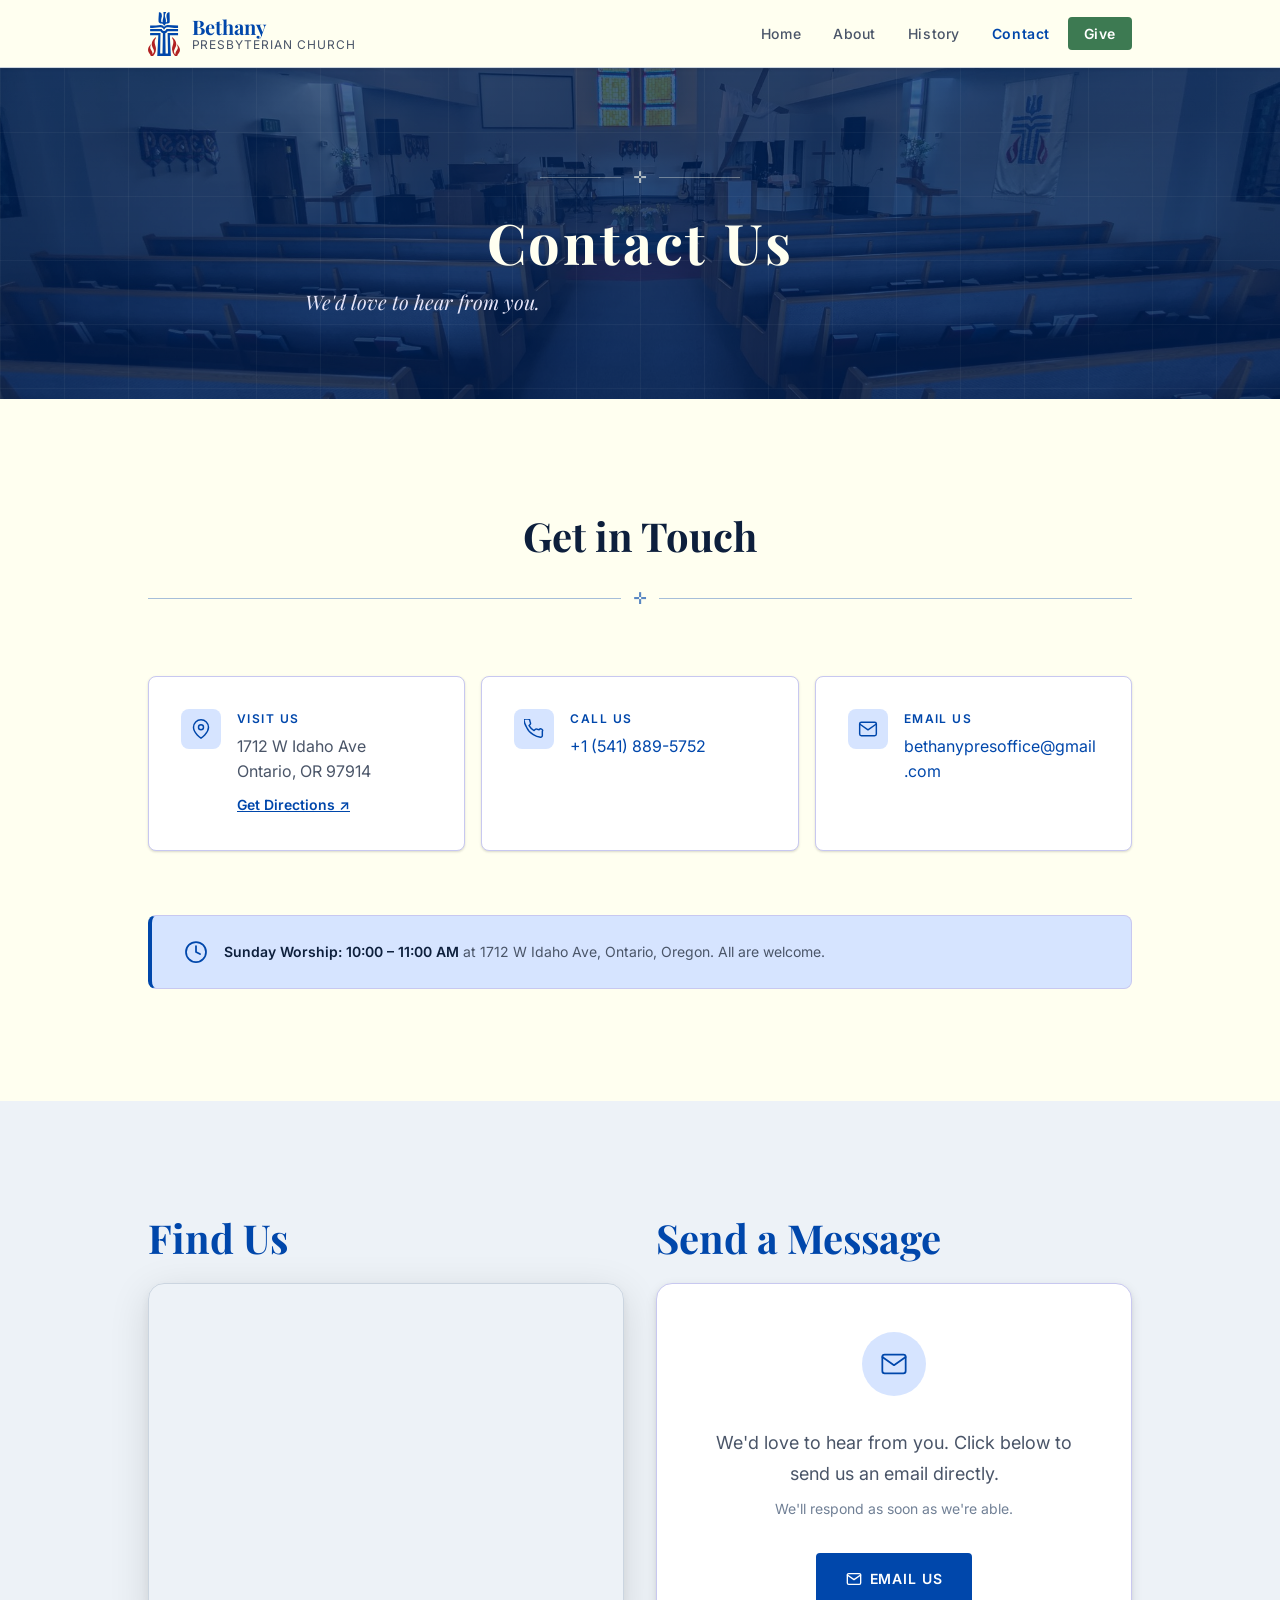
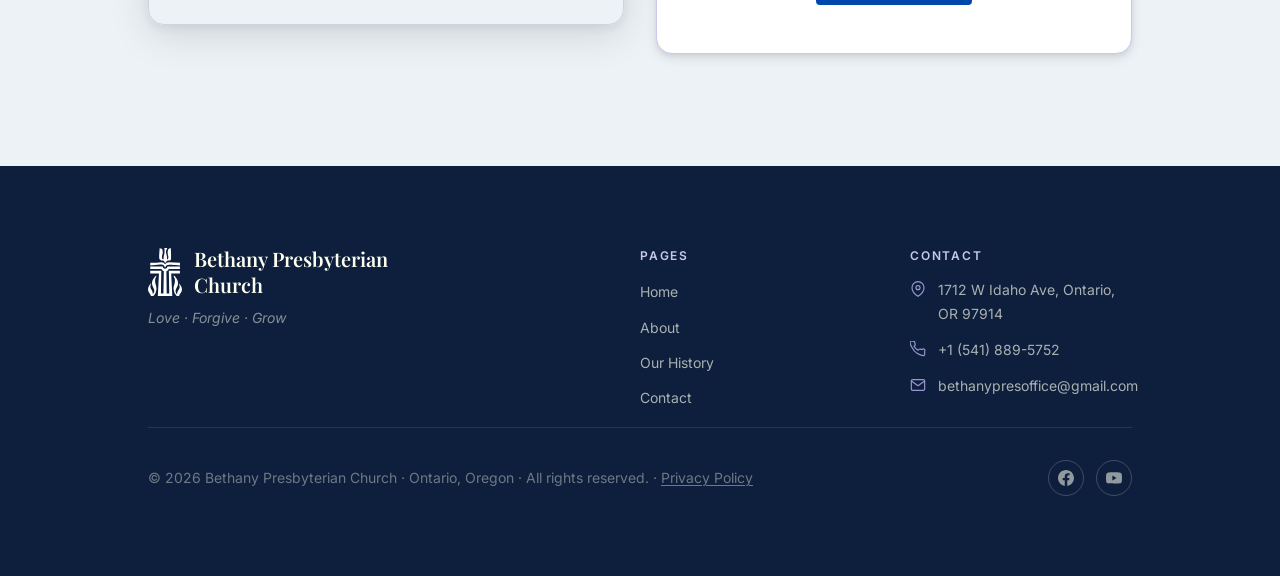
<file: contact.html>
<!DOCTYPE html>
<html lang="en">
<head>
  <meta charset="UTF-8">
  <meta name="viewport" content="width=device-width, initial-scale=1.0">
  <meta name="description" content="Contact Bethany Presbyterian Church in Ontario, Oregon. Find our address, phone number, and send us a message.">

  <title>Contact — Bethany Presbyterian Church</title>

  <meta property="og:title"       content="Contact · Bethany Presbyterian Church">
  <meta property="og:description" content="Get in touch with Bethany Presbyterian Church in Ontario, Oregon.">
  <meta property="og:type"        content="website">
  <meta property="og:url"         content="https://www.bethanypresbyterianontario.com/contact.html">

  <link rel="icon" type="image/svg+xml" href="./images/emblem-color.svg">

  <link rel="preconnect" href="https://fonts.googleapis.com">
  <link rel="preconnect" href="https://fonts.gstatic.com" crossorigin>
  <link href="https://fonts.googleapis.com/css2?family=Playfair+Display:ital,wght@0,400;0,600;0,700;1,400;1,600&family=Inter:wght@300;400;500;600&display=swap" rel="stylesheet">

  <link rel="stylesheet" href="./css/style.css">
</head>

<body>

  <a class="skip-link" href="#main-content">Skip to main content</a>
  <div class="nav-overlay" aria-hidden="true"></div>

  <!-- ═══════════════════════════════════════════════
       HEADER
       ═══════════════════════════════════════════════ -->
  <header class="site-header" role="banner">
    <div class="container header__inner">
      <a href="./index.html" class="header__logo" aria-label="Bethany Presbyterian Church — Home">
        <img src="./images/emblem-color.svg" alt="" aria-hidden="true" width="31" height="44">
        <span class="header__church-name">
          <span class="header__name-main">Bethany</span>
          <span class="header__name-sub">Presbyterian Church</span>
        </span>
      </a>

      <button class="nav-toggle"
              aria-expanded="false"
              aria-controls="main-nav"
              aria-label="Open navigation menu">
        <span class="nav-toggle__bar"></span>
        <span class="nav-toggle__bar"></span>
        <span class="nav-toggle__bar"></span>
      </button>

      <nav id="main-nav" class="main-nav" aria-label="Main navigation">
        <ul class="nav__list" role="list">
          <li><a href="./index.html"   class="nav__link">Home</a></li>
          <li><a href="./about.html"   class="nav__link">About</a></li>
          <li><a href="./history.html" class="nav__link">History</a></li>
          <li><a href="./contact.html" class="nav__link" aria-current="page">Contact</a></li>
          <li><a href="https://secure.myvanco.com/L-ZZ5J" class="nav__link nav__link--give"
             rel="noopener noreferrer" target="_blank"
             aria-label="Give online to Bethany Presbyterian Church">Give</a></li>
        </ul>
      </nav>
    </div>
  </header>


  <!-- ═══════════════════════════════════════════════
       MAIN CONTENT
       ═══════════════════════════════════════════════ -->
  <main id="main-content">


    <!-- ─── PAGE BANNER ────────────────────────────── -->
    <div class="page-banner" role="banner" aria-label="Contact page"
         style="background-image: linear-gradient(rgba(0,40,100,0.72), rgba(0,30,80,0.82)), url('./images/bethany_sanctuary.jpg');">
      <div class="page-banner__content">
        <div class="divider divider--ivory" aria-hidden="true" style="max-width:200px; margin-inline:auto; margin-bottom:1rem;">
          <span class="divider__cross">✛</span>
        </div>
        <h1 class="page-banner__title">Contact Us</h1>
        <p class="page-banner__subtitle">We'd love to hear from you.</p>
      </div>
    </div>


    <!-- ─── CONTACT INFO CARDS ─────────────────────── -->
    <section class="section section--ivory" aria-labelledby="contact-info-heading">
      <div class="container">

        <header class="section__header">
          <h2 id="contact-info-heading" class="section__heading">Get in Touch</h2>
          <div class="divider divider--cobalt" aria-hidden="true">
            <span class="divider__cross">✛</span>
          </div>
        </header>

        <!-- Three quick contact cards -->
        <div class="contact-cards">

          <!-- Address -->
          <div class="contact-card">
            <div class="contact-card__icon" aria-hidden="true">
              <svg viewBox="0 0 24 24" fill="none" stroke="currentColor" stroke-width="1.75" stroke-linecap="round" stroke-linejoin="round">
                <path d="M21 10c0 7-9 13-9 13S3 17 3 10a9 9 0 1118 0z"/>
                <circle cx="12" cy="10" r="3"/>
              </svg>
            </div>
            <div>
              <p class="contact-card__label">Visit Us</p>
              <p class="contact-card__value">
                1712 W Idaho Ave<br>
                Ontario, OR 97914
              </p>
              <a href="https://maps.google.com/?q=1712+W+Idaho+Ave,+Ontario,+OR+97914"
                 rel="noopener noreferrer"
                 target="_blank"
                 style="font-size:var(--text-sm); color:var(--clr-cobalt); font-weight:600; text-decoration:underline; display:inline-block; margin-top:0.5rem;">
                Get Directions ↗
              </a>
            </div>
          </div>

          <!-- Phone -->
          <div class="contact-card">
            <div class="contact-card__icon" aria-hidden="true">
              <svg viewBox="0 0 24 24" fill="none" stroke="currentColor" stroke-width="1.75" stroke-linecap="round" stroke-linejoin="round">
                <path d="M22 16.92v3a2 2 0 01-2.18 2 19.79 19.79 0 01-8.63-3.07A19.5 19.5 0 013.07 9.81 19.79 19.79 0 01-.07 1.13 2 2 0 012 .08h3a2 2 0 012 1.72c.127.96.361 1.903.7 2.81a2 2 0 01-.45 2.11L6.09 7.91a16 16 0 006 6l1.27-1.27a2 2 0 012.11-.45c.907.339 1.85.573 2.81.7A2 2 0 0122 14.92v2z"/>
              </svg>
            </div>
            <div>
              <p class="contact-card__label">Call Us</p>
              <p class="contact-card__value">
                <a href="#" data-obf="phone-church" data-obf-text></a>
              </p>
            </div>
          </div>

          <!-- Email -->
          <div class="contact-card">
            <div class="contact-card__icon" aria-hidden="true">
              <svg viewBox="0 0 24 24" fill="none" stroke="currentColor" stroke-width="1.75" stroke-linecap="round" stroke-linejoin="round">
                <path d="M4 4h16c1.1 0 2 .9 2 2v12c0 1.1-.9 2-2 2H4c-1.1 0-2-.9-2-2V6c0-1.1.9-2 2-2z"/>
                <polyline points="22,6 12,13 2,6"/>
              </svg>
            </div>
            <div>
              <p class="contact-card__label">Email Us</p>
              <p class="contact-card__value">
                <a href="#" data-obf="email-office" data-obf-text></a>
              </p>
            </div>
          </div>

        </div>

        <!-- Worship hours reminder -->
        <div style="
          background: var(--clr-cobalt-pale);
          border: 1px solid var(--clr-lavender-mid);
          border-left: 4px solid var(--clr-cobalt);
          border-radius: var(--radius-md);
          padding: var(--space-5) var(--space-6);
          display: flex;
          align-items: center;
          gap: var(--space-4);
          margin-top: var(--space-6);
        ">
          <svg aria-hidden="true" width="24" height="24" viewBox="0 0 24 24" fill="none" stroke="var(--clr-cobalt)" stroke-width="1.75" stroke-linecap="round" stroke-linejoin="round" style="flex-shrink:0;">
            <circle cx="12" cy="12" r="10"/>
            <polyline points="12 6 12 12 16 14"/>
          </svg>
          <p style="max-width:none; margin:0; font-size:var(--text-sm); color:var(--clr-slate);">
            <strong>Sunday Worship: 10:00 – 11:00 AM</strong> at 1712 W Idaho Ave, Ontario, Oregon.
            All are welcome.
          </p>
        </div>

      </div>
    </section>


    <!-- ─── MAP + CONTACT FORM ─────────────────────── -->
    <section class="section section--cloud" aria-labelledby="map-form-heading">
      <div class="container">

        <div class="grid-2" style="align-items:start;">

          <!-- Map -->
          <div>
            <h2 id="map-form-heading" class="section__heading section__heading--cobalt"
                style="margin-bottom:1.25rem;">
              Find Us
            </h2>
            <div class="map-container">
              <iframe
                title="Map showing Bethany Presbyterian Church at 1712 W Idaho Ave, Ontario, Oregon"
                src="https://www.google.com/maps/embed?pb=!1m18!1m12!1m3!1d2868.674407379712!2d-116.989916!3d44.02812240000001!2m3!1f0!2f0!3f0!3m2!1i1024!2i768!4f13.1!3m3!1m2!1s0x54af8feedfdea733%3A0x30f1edc4c82bd1a!2sBethany%20Presbyterian%20Church!5e0!3m2!1sen!2sus!4v1775000212797!5m2!1sen!2sus"
                width="100%"
                height="400"
                allowfullscreen
                loading="lazy"
                referrerpolicy="no-referrer-when-downgrade">
              </iframe>
            </div>
          </div>

          <!-- Contact form -->
          <div>
            <h2 class="section__heading section__heading--cobalt"
                style="margin-bottom:1.25rem;">
              Send a Message
            </h2>

            <div class="contact-form" style="display:flex; flex-direction:column; justify-content:center; align-items:center; text-align:center; gap:var(--space-6);">

              <!-- Email icon -->
              <div style="width:64px; height:64px; background:var(--clr-cobalt-pale); border-radius:50%; display:flex; align-items:center; justify-content:center; color:var(--clr-cobalt); flex-shrink:0;">
                <svg width="28" height="28" viewBox="0 0 24 24" fill="none" stroke="currentColor" stroke-width="1.5" stroke-linecap="round" stroke-linejoin="round" aria-hidden="true">
                  <path d="M4 4h16c1.1 0 2 .9 2 2v12c0 1.1-.9 2-2 2H4c-1.1 0-2-.9-2-2V6c0-1.1.9-2 2-2z"/>
                  <polyline points="22,6 12,13 2,6"/>
                </svg>
              </div>

              <div>
                <p style="font-size:var(--text-md); color:var(--clr-slate); max-width:36ch; margin-inline:auto;">
                  We'd love to hear from you. Click below to send us an email directly.
                </p>
                <p style="font-size:var(--text-sm); color:var(--clr-muted); margin-top:var(--space-2); max-width:none;">
                  We'll respond as soon as we're able.
                </p>
              </div>

              <a href="#"
                 data-obf="email-office"
                 class="btn btn--primary"
                 aria-label="Send an email to Bethany Presbyterian Church">
                <svg width="16" height="16" viewBox="0 0 24 24" fill="none" stroke="currentColor" stroke-width="2" stroke-linecap="round" stroke-linejoin="round" aria-hidden="true">
                  <path d="M4 4h16c1.1 0 2 .9 2 2v12c0 1.1-.9 2-2 2H4c-1.1 0-2-.9-2-2V6c0-1.1.9-2 2-2z"/>
                  <polyline points="22,6 12,13 2,6"/>
                </svg>
                Email Us
              </a>

            </div>
          </div>

        </div>

      </div>
    </section>


  </main>


  <!-- ═══════════════════════════════════════════════
       FOOTER
       ═══════════════════════════════════════════════ -->
  <footer class="site-footer" role="contentinfo">
    <div class="container">
      <div class="footer__inner">

        <div>
          <div class="footer__brand">
            <img src="./images/emblem-white.svg" alt="" aria-hidden="true" width="34" height="48">
            <p class="footer__church-name">Bethany Presbyterian<br>Church</p>
          </div>
          <p class="footer__tagline">Love · Forgive · Grow</p>
        </div>

        <nav aria-label="Footer navigation">
          <p class="footer__nav-heading">Pages</p>
          <ul class="footer__nav-list" role="list">
            <li><a href="./index.html"   class="footer__nav-link">Home</a></li>
            <li><a href="./about.html"   class="footer__nav-link">About</a></li>
            <li><a href="./history.html" class="footer__nav-link">Our History</a></li>
            <li><a href="./contact.html" class="footer__nav-link">Contact</a></li>
          </ul>
        </nav>

        <address>
          <p class="footer__nav-heading">Contact</p>
          <ul class="footer__contact-list" role="list">
            <li class="footer__contact-item">
              <svg aria-hidden="true" viewBox="0 0 24 24" fill="none" stroke="currentColor" stroke-width="1.75" stroke-linecap="round" stroke-linejoin="round">
                <path d="M21 10c0 7-9 13-9 13S3 17 3 10a9 9 0 1118 0z"/><circle cx="12" cy="10" r="3"/>
              </svg>
              <a href="https://maps.google.com/?q=1712+W+Idaho+Ave,+Ontario,+OR+97914" rel="noopener noreferrer" target="_blank">
                1712 W Idaho Ave, Ontario, OR 97914
              </a>
            </li>
            <li class="footer__contact-item">
              <svg aria-hidden="true" viewBox="0 0 24 24" fill="none" stroke="currentColor" stroke-width="1.75" stroke-linecap="round" stroke-linejoin="round">
                <path d="M22 16.92v3a2 2 0 01-2.18 2 19.79 19.79 0 01-8.63-3.07A19.5 19.5 0 013.07 9.81 19.79 19.79 0 01-.07 1.13 2 2 0 012 .08h3a2 2 0 012 1.72c.127.96.361 1.903.7 2.81a2 2 0 01-.45 2.11L6.09 7.91a16 16 0 006 6l1.27-1.27a2 2 0 012.11-.45c.907.339 1.85.573 2.81.7A2 2 0 0122 14.92v2z"/>
              </svg>
              <a href="#" data-obf="phone-church" data-obf-text></a>
            </li>
            <li class="footer__contact-item">
              <svg aria-hidden="true" viewBox="0 0 24 24" fill="none" stroke="currentColor" stroke-width="1.75" stroke-linecap="round" stroke-linejoin="round">
                <path d="M4 4h16c1.1 0 2 .9 2 2v12c0 1.1-.9 2-2 2H4c-1.1 0-2-.9-2-2V6c0-1.1.9-2 2-2z"/>
                <polyline points="22,6 12,13 2,6"/>
              </svg>
              <a href="#" data-obf="email-office" data-obf-text></a>
            </li>
          </ul>
        </address>

      </div>

      <div class="footer__bottom">
        <p class="footer__copyright">
          <small>&copy; <span id="footer-year"></span> Bethany Presbyterian Church · Ontario, Oregon · All rights reserved. · <a href="./privacy.html" class="footer__privacy-link">Privacy Policy</a></small>
        </p>
        <div class="footer__social-links" aria-label="Social media links">
          <a href="https://www.facebook.com/BethanyPresbyterianChurch/" class="footer__social-link" aria-label="Facebook" rel="noopener noreferrer" target="_blank">
            <svg aria-hidden="true" viewBox="0 0 24 24" fill="currentColor">
              <path d="M24 12.073c0-6.627-5.373-12-12-12s-12 5.373-12 12c0 5.99 4.388 10.954 10.125 11.854v-8.385H7.078v-3.47h3.047V9.43c0-3.007 1.792-4.669 4.533-4.669 1.312 0 2.686.235 2.686.235v2.953H15.83c-1.491 0-1.956.925-1.956 1.874v2.25h3.328l-.532 3.47h-2.796v8.385C19.612 23.027 24 18.062 24 12.073z"/>
            </svg>
          </a>
          <a href="https://www.youtube.com/@BethanyPresbyterian-Ont" class="footer__social-link" aria-label="YouTube" rel="noopener noreferrer" target="_blank">
            <svg aria-hidden="true" viewBox="0 0 24 24" fill="currentColor">
              <path d="M23.498 6.186a3.016 3.016 0 00-2.122-2.136C19.505 3.545 12 3.545 12 3.545s-7.505 0-9.377.505A3.017 3.017 0 00.502 6.186C0 8.07 0 12 0 12s0 3.93.502 5.814a3.016 3.016 0 002.122 2.136c1.871.505 9.376.505 9.376.505s7.505 0 9.377-.505a3.015 3.015 0 002.122-2.136C24 15.93 24 12 24 12s0-3.93-.502-5.814zM9.545 15.568V8.432L15.818 12l-6.273 3.568z"/>
            </svg>
          </a>
        </div>
      </div>
    </div>
  </footer>

  <script>document.getElementById('footer-year').textContent = new Date().getFullYear();</script>
  <script src="./js/main.js"></script>
  <script data-goatcounter="https://bethanyweb.goatcounter.com/count"
          async src="https://gc.zgo.at/count.js"></script>

</body>
</html>
</file>
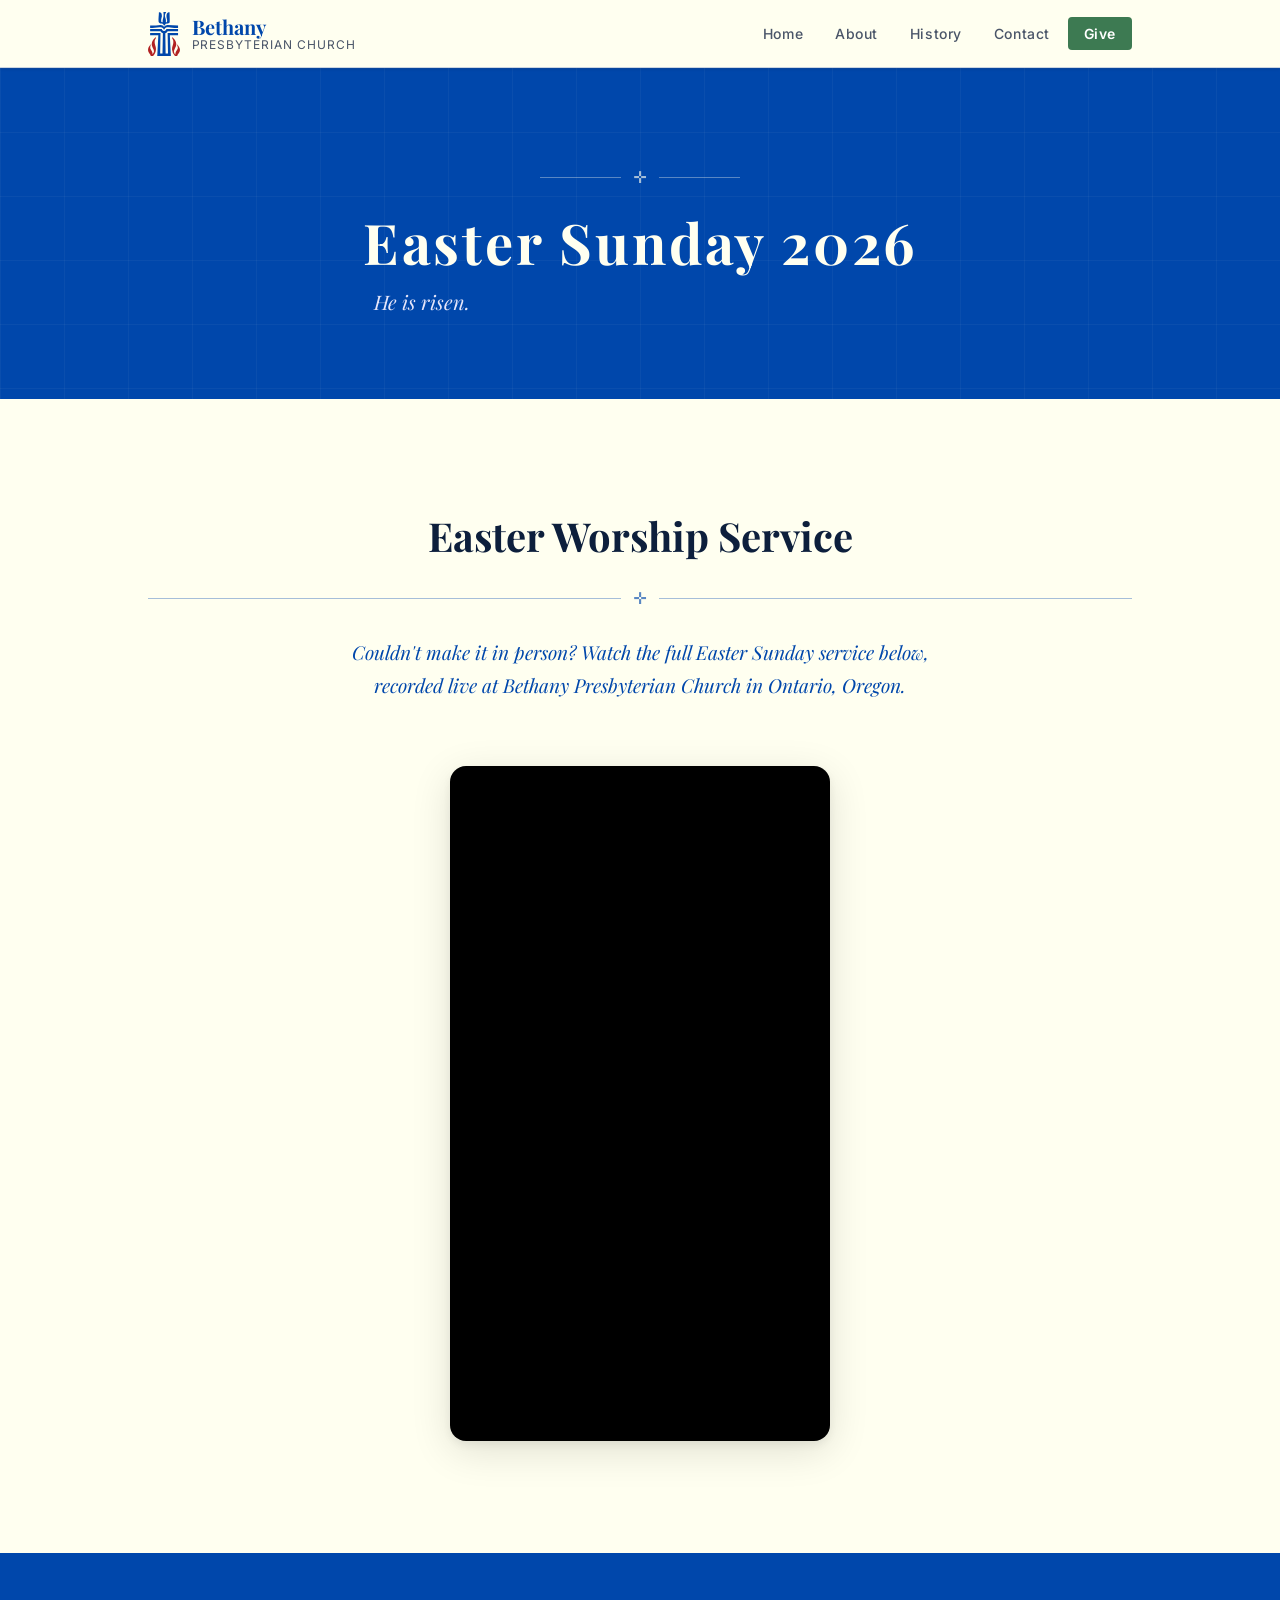
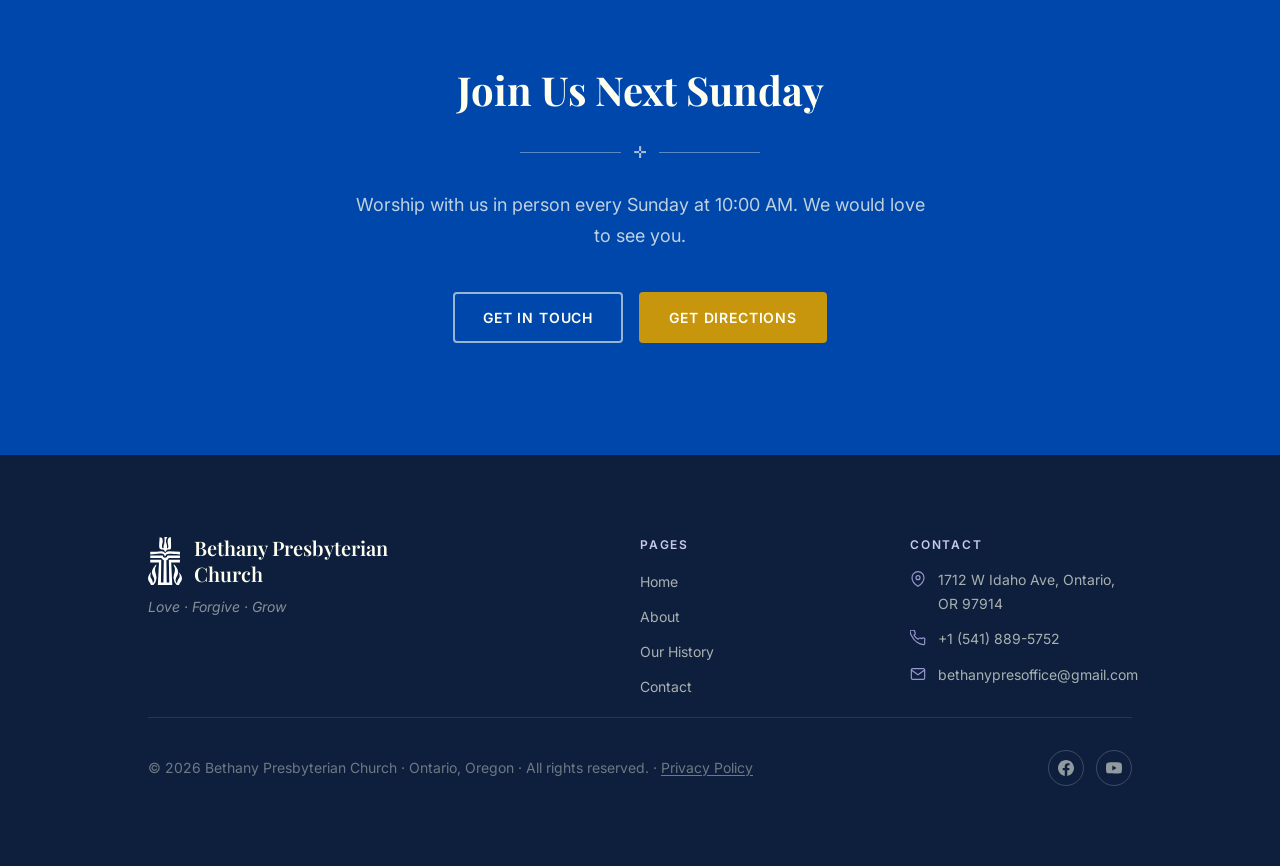
<file: easter2026.html>
<!DOCTYPE html>
<html lang="en">
<head>
  <meta charset="UTF-8">
  <meta name="viewport" content="width=device-width, initial-scale=1.0">
  <meta name="description" content="Watch the Bethany Presbyterian Church Easter Sunday 2026 worship service.">

  <title>Easter Sunday 2026 — Bethany Presbyterian Church</title>

  <meta property="og:title"       content="Easter Sunday 2026 · Bethany Presbyterian Church">
  <meta property="og:description" content="Watch the Easter Sunday 2026 worship service from Bethany Presbyterian Church in Ontario, Oregon.">
  <meta property="og:type"        content="website">
  <meta property="og:url"         content="https://www.bethanypresbyterianontario.com/easter2026.html">

  <link rel="icon" type="image/svg+xml" href="./images/emblem-color.svg">

  <link rel="preconnect" href="https://fonts.googleapis.com">
  <link rel="preconnect" href="https://fonts.gstatic.com" crossorigin>
  <link href="https://fonts.googleapis.com/css2?family=Playfair+Display:ital,wght@0,400;0,600;0,700;1,400;1,600&family=Inter:wght@300;400;500;600&display=swap" rel="stylesheet">

  <link rel="stylesheet" href="./css/style.css">
</head>

<body>

  <a class="skip-link" href="#main-content">Skip to main content</a>
  <div class="nav-overlay" aria-hidden="true"></div>

  <!-- ═══════════════════════════════════════════════
       HEADER
       ═══════════════════════════════════════════════ -->
  <header class="site-header" role="banner">
    <div class="container header__inner">
      <a href="./index.html" class="header__logo" aria-label="Bethany Presbyterian Church — Home">
        <img src="./images/emblem-color.svg" alt="" aria-hidden="true" width="31" height="44">
        <span class="header__church-name">
          <span class="header__name-main">Bethany</span>
          <span class="header__name-sub">Presbyterian Church</span>
        </span>
      </a>

      <button class="nav-toggle"
              aria-expanded="false"
              aria-controls="main-nav"
              aria-label="Open navigation menu">
        <span class="nav-toggle__bar"></span>
        <span class="nav-toggle__bar"></span>
        <span class="nav-toggle__bar"></span>
      </button>

      <nav id="main-nav" class="main-nav" aria-label="Main navigation">
        <ul class="nav__list" role="list">
          <li><a href="./index.html"   class="nav__link">Home</a></li>
          <li><a href="./about.html"   class="nav__link">About</a></li>
          <li><a href="./history.html" class="nav__link">History</a></li>
          <li><a href="./contact.html" class="nav__link">Contact</a></li>
          <li><a href="https://secure.myvanco.com/L-ZZ5J" class="nav__link nav__link--give"
             rel="noopener noreferrer" target="_blank"
             aria-label="Give online to Bethany Presbyterian Church">Give</a></li>
        </ul>
      </nav>
    </div>
  </header>


  <!-- ═══════════════════════════════════════════════
       MAIN CONTENT
       ═══════════════════════════════════════════════ -->
  <main id="main-content">


    <!-- ─── PAGE BANNER ────────────────────────────── -->
    <div class="page-banner" role="banner" aria-label="Easter Sunday 2026">
      <div class="page-banner__content">
        <div class="divider divider--ivory" aria-hidden="true" style="max-width:200px; margin-inline:auto; margin-bottom:1rem;">
          <span class="divider__cross">✛</span>
        </div>
        <h1 class="page-banner__title">Easter Sunday 2026</h1>
        <p class="page-banner__subtitle">He is risen.</p>
      </div>
    </div>


    <!-- ─── VIDEO ──────────────────────────────────── -->
    <section class="section section--ivory" aria-labelledby="service-heading">
      <div class="container">

        <header class="section__header">
          <h2 id="service-heading" class="section__heading">Easter Worship Service</h2>
          <div class="divider divider--cobalt" aria-hidden="true">
            <span class="divider__cross">✛</span>
          </div>
          <p class="section__lead" style="margin-inline:auto; max-width:55ch; text-align:center;">
            Couldn't make it in person? Watch the full Easter Sunday service below,
            recorded live at Bethany Presbyterian Church in Ontario, Oregon.
          </p>
        </header>

        <div class="video-container video-container--portrait">
          <iframe
            src="https://www.youtube-nocookie.com/embed/G-oWrzF0Kp4"
            title="Bethany Presbyterian Church — Easter Sunday Worship Service 2026"
            allow="accelerometer; autoplay; clipboard-write; encrypted-media; gyroscope; picture-in-picture; web-share"
            referrerpolicy="strict-origin-when-cross-origin"
            allowfullscreen
            loading="lazy">
          </iframe>
        </div>

      </div>
    </section>


    <!-- ─── CTA ────────────────────────────────────── -->
    <section class="section section--cobalt" aria-labelledby="cta-heading" style="text-align:center;">
      <div class="container container--narrow">
        <h2 id="cta-heading" class="section__heading section__heading--light">
          Join Us Next Sunday
        </h2>
        <div class="divider divider--ivory" aria-hidden="true" style="max-width:240px; margin-inline:auto;">
          <span class="divider__cross">✛</span>
        </div>
        <p style="color:rgba(255,255,240,0.75); max-width:52ch; margin-inline:auto; font-size:var(--text-md);">
          Worship with us in person every Sunday at 10:00 AM.
          We would love to see you.
        </p>
        <div style="display:flex; flex-wrap:wrap; gap:1rem; justify-content:center; margin-top:2.5rem;">
          <a href="./contact.html" class="btn btn--outline-ivory">Get in Touch</a>
          <a href="https://maps.google.com/?q=1712+W+Idaho+Ave,+Ontario,+OR+97914"
             class="btn btn--live"
             rel="noopener noreferrer"
             target="_blank">Get Directions</a>
        </div>
      </div>
    </section>


  </main>


  <!-- ═══════════════════════════════════════════════
       FOOTER
       ═══════════════════════════════════════════════ -->
  <footer class="site-footer" role="contentinfo">
    <div class="container">
      <div class="footer__inner">

        <div>
          <div class="footer__brand">
            <img src="./images/emblem-white.svg" alt="" aria-hidden="true" width="34" height="48">
            <p class="footer__church-name">Bethany Presbyterian<br>Church</p>
          </div>
          <p class="footer__tagline">Love · Forgive · Grow</p>
        </div>

        <nav aria-label="Footer navigation">
          <p class="footer__nav-heading">Pages</p>
          <ul class="footer__nav-list" role="list">
            <li><a href="./index.html"   class="footer__nav-link">Home</a></li>
            <li><a href="./about.html"   class="footer__nav-link">About</a></li>
            <li><a href="./history.html" class="footer__nav-link">Our History</a></li>
            <li><a href="./contact.html" class="footer__nav-link">Contact</a></li>
          </ul>
        </nav>

        <address>
          <p class="footer__nav-heading">Contact</p>
          <ul class="footer__contact-list" role="list">
            <li class="footer__contact-item">
              <svg aria-hidden="true" viewBox="0 0 24 24" fill="none" stroke="currentColor" stroke-width="1.75" stroke-linecap="round" stroke-linejoin="round">
                <path d="M21 10c0 7-9 13-9 13S3 17 3 10a9 9 0 1118 0z"/><circle cx="12" cy="10" r="3"/>
              </svg>
              <a href="https://maps.google.com/?q=1712+W+Idaho+Ave,+Ontario,+OR+97914" rel="noopener noreferrer" target="_blank">
                1712 W Idaho Ave, Ontario, OR 97914
              </a>
            </li>
            <li class="footer__contact-item">
              <svg aria-hidden="true" viewBox="0 0 24 24" fill="none" stroke="currentColor" stroke-width="1.75" stroke-linecap="round" stroke-linejoin="round">
                <path d="M22 16.92v3a2 2 0 01-2.18 2 19.79 19.79 0 01-8.63-3.07A19.5 19.5 0 013.07 9.81 19.79 19.79 0 01-.07 1.13 2 2 0 012 .08h3a2 2 0 012 1.72c.127.96.361 1.903.7 2.81a2 2 0 01-.45 2.11L6.09 7.91a16 16 0 006 6l1.27-1.27a2 2 0 012.11-.45c.907.339 1.85.573 2.81.7A2 2 0 0122 14.92v2z"/>
              </svg>
              <a href="#" data-obf="phone-church" data-obf-text></a>
            </li>
            <li class="footer__contact-item">
              <svg aria-hidden="true" viewBox="0 0 24 24" fill="none" stroke="currentColor" stroke-width="1.75" stroke-linecap="round" stroke-linejoin="round">
                <path d="M4 4h16c1.1 0 2 .9 2 2v12c0 1.1-.9 2-2 2H4c-1.1 0-2-.9-2-2V6c0-1.1.9-2 2-2z"/>
                <polyline points="22,6 12,13 2,6"/>
              </svg>
              <a href="#" data-obf="email-office" data-obf-text></a>
            </li>
          </ul>
        </address>

      </div>

      <div class="footer__bottom">
        <p class="footer__copyright">
          <small>&copy; <span id="footer-year"></span> Bethany Presbyterian Church · Ontario, Oregon · All rights reserved. · <a href="./privacy.html" class="footer__privacy-link">Privacy Policy</a></small>
        </p>
        <div class="footer__social-links" aria-label="Social media links">
          <a href="https://www.facebook.com/BethanyPresbyterianChurch/" class="footer__social-link" aria-label="Facebook" rel="noopener noreferrer" target="_blank">
            <svg aria-hidden="true" viewBox="0 0 24 24" fill="currentColor">
              <path d="M24 12.073c0-6.627-5.373-12-12-12s-12 5.373-12 12c0 5.99 4.388 10.954 10.125 11.854v-8.385H7.078v-3.47h3.047V9.43c0-3.007 1.792-4.669 4.533-4.669 1.312 0 2.686.235 2.686.235v2.953H15.83c-1.491 0-1.956.925-1.956 1.874v2.25h3.328l-.532 3.47h-2.796v8.385C19.612 23.027 24 18.062 24 12.073z"/>
            </svg>
          </a>
          <a href="https://www.youtube.com/@BethanyPresbyterian-Ont" class="footer__social-link" aria-label="YouTube" rel="noopener noreferrer" target="_blank">
            <svg aria-hidden="true" viewBox="0 0 24 24" fill="currentColor">
              <path d="M23.498 6.186a3.016 3.016 0 00-2.122-2.136C19.505 3.545 12 3.545 12 3.545s-7.505 0-9.377.505A3.017 3.017 0 00.502 6.186C0 8.07 0 12 0 12s0 3.93.502 5.814a3.016 3.016 0 002.122 2.136c1.871.505 9.376.505 9.376.505s7.505 0 9.377-.505a3.015 3.015 0 002.122-2.136C24 15.93 24 12 24 12s0-3.93-.502-5.814zM9.545 15.568V8.432L15.818 12l-6.273 3.568z"/>
            </svg>
          </a>
        </div>
      </div>
    </div>
  </footer>

  <script>document.getElementById('footer-year').textContent = new Date().getFullYear();</script>
  <script src="./js/main.js"></script>
  <script data-goatcounter="https://bethanyweb.goatcounter.com/count"
          async src="https://gc.zgo.at/count.js"></script>

</body>
</html>
</file>
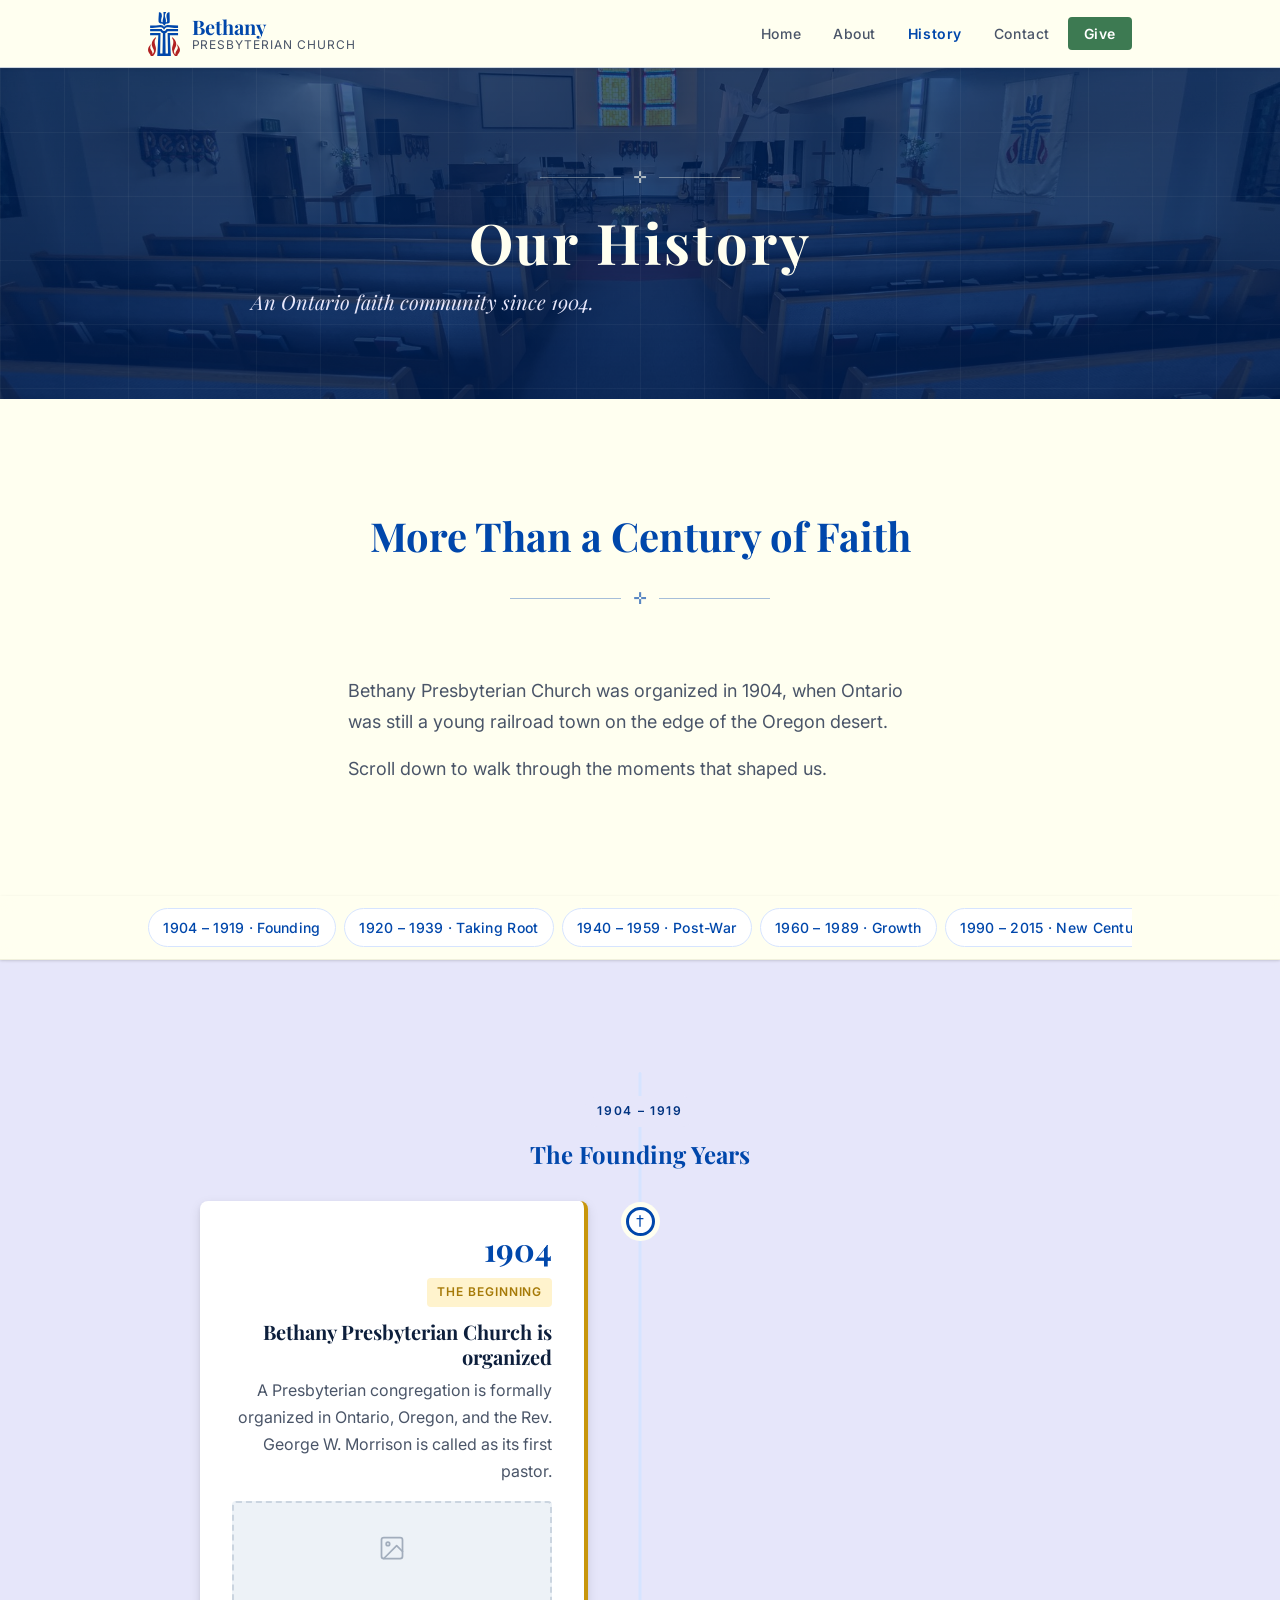
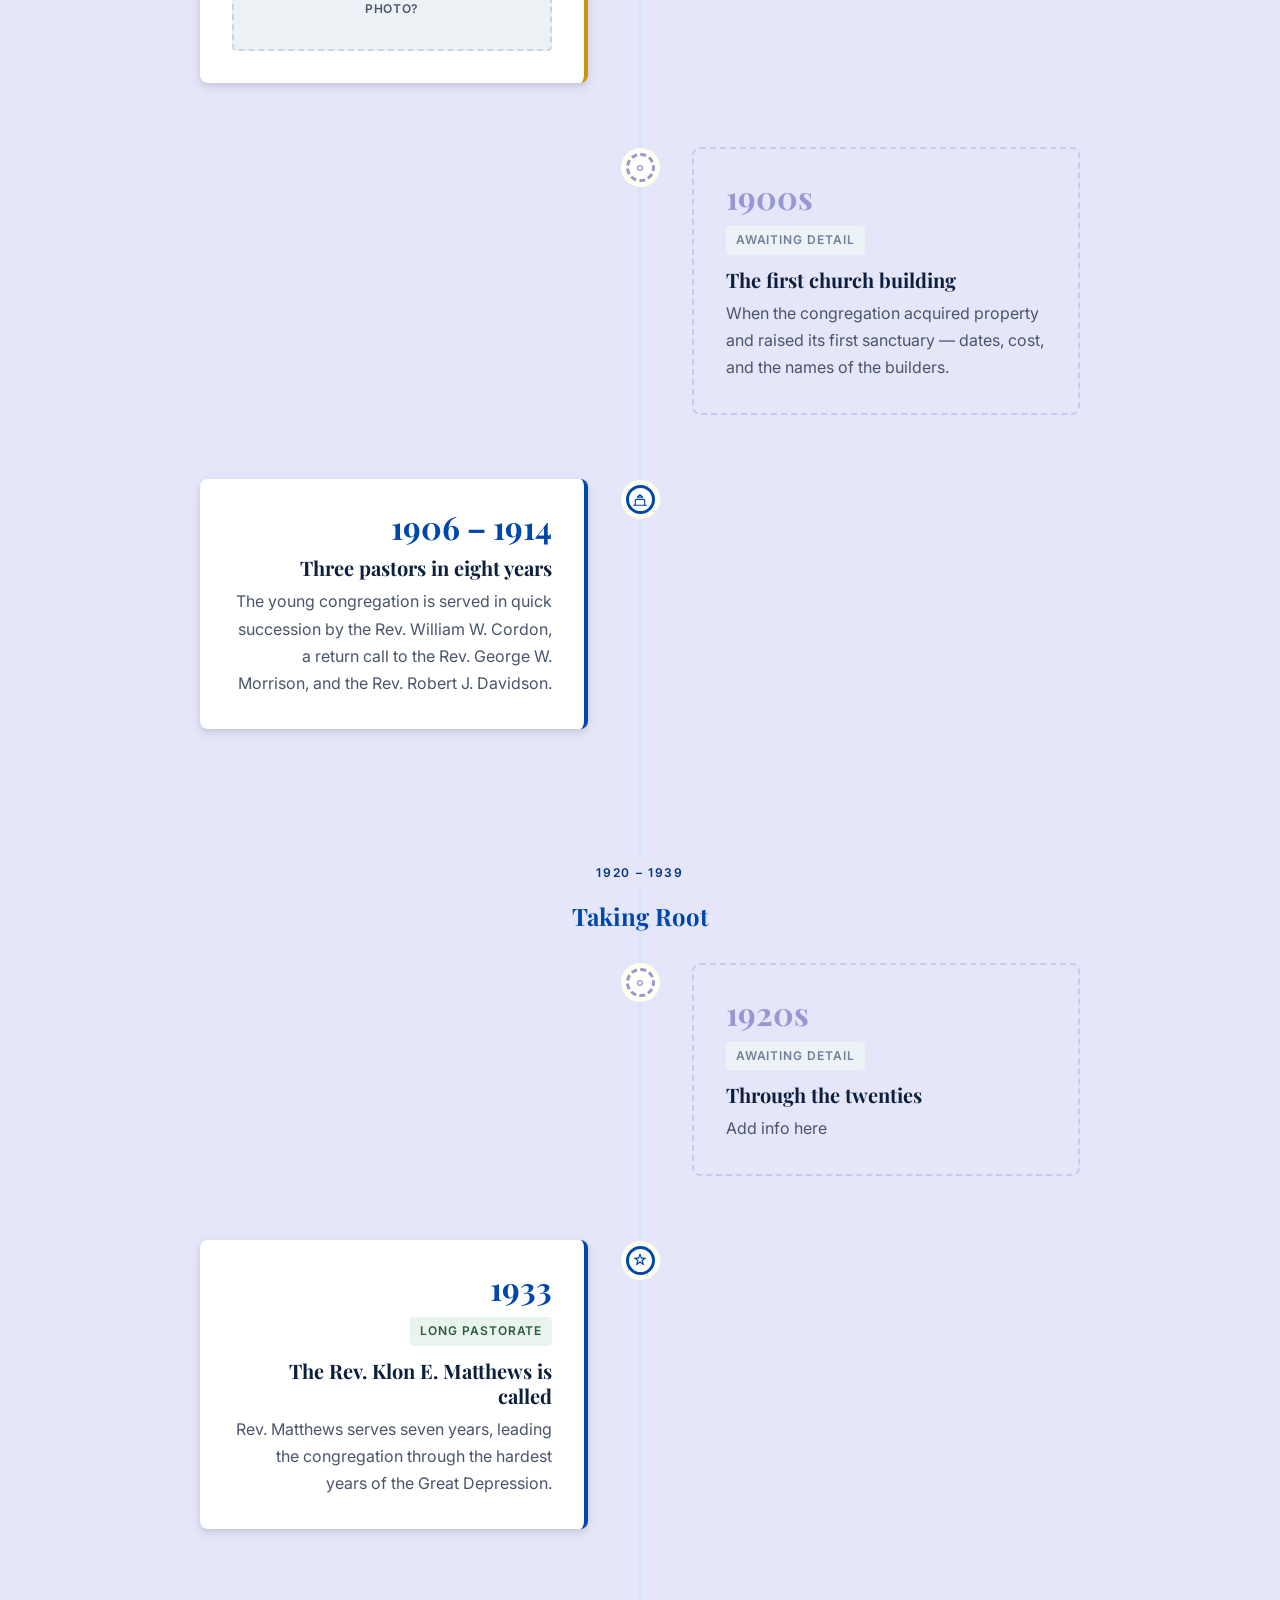
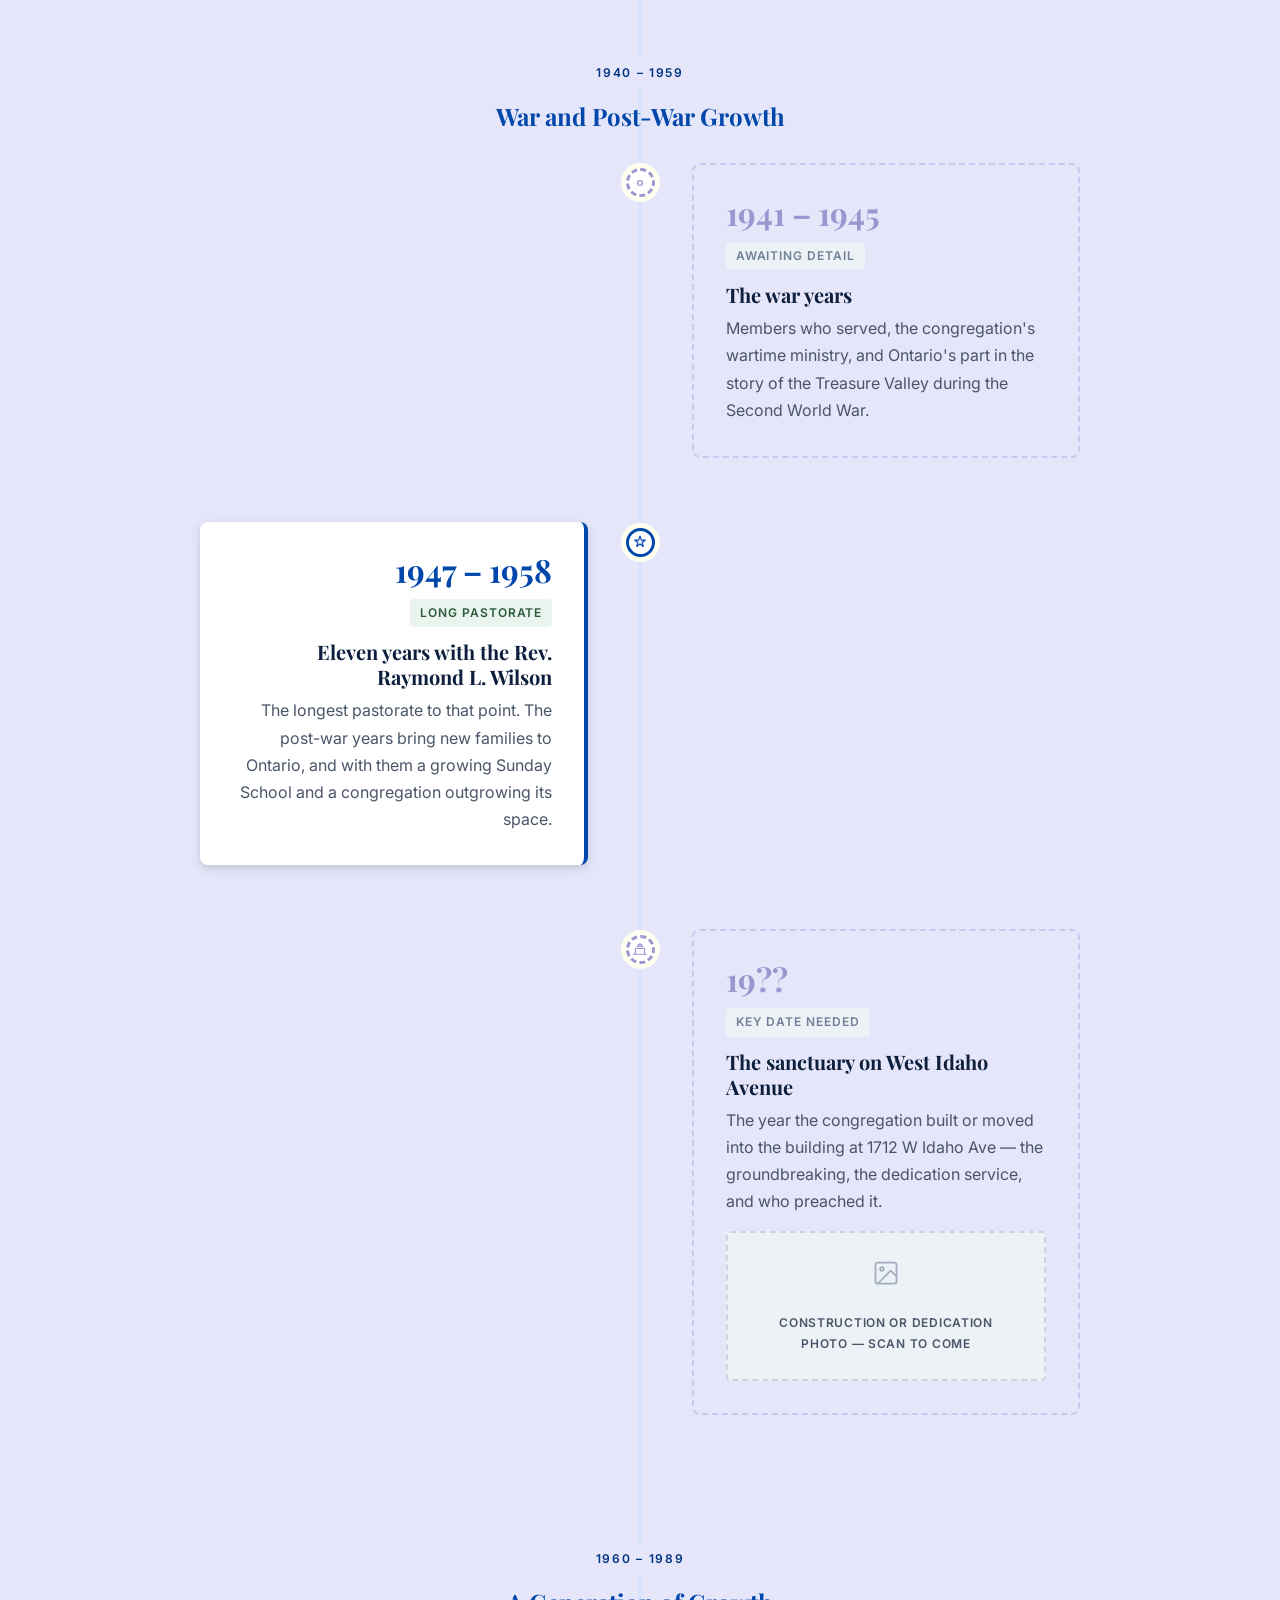
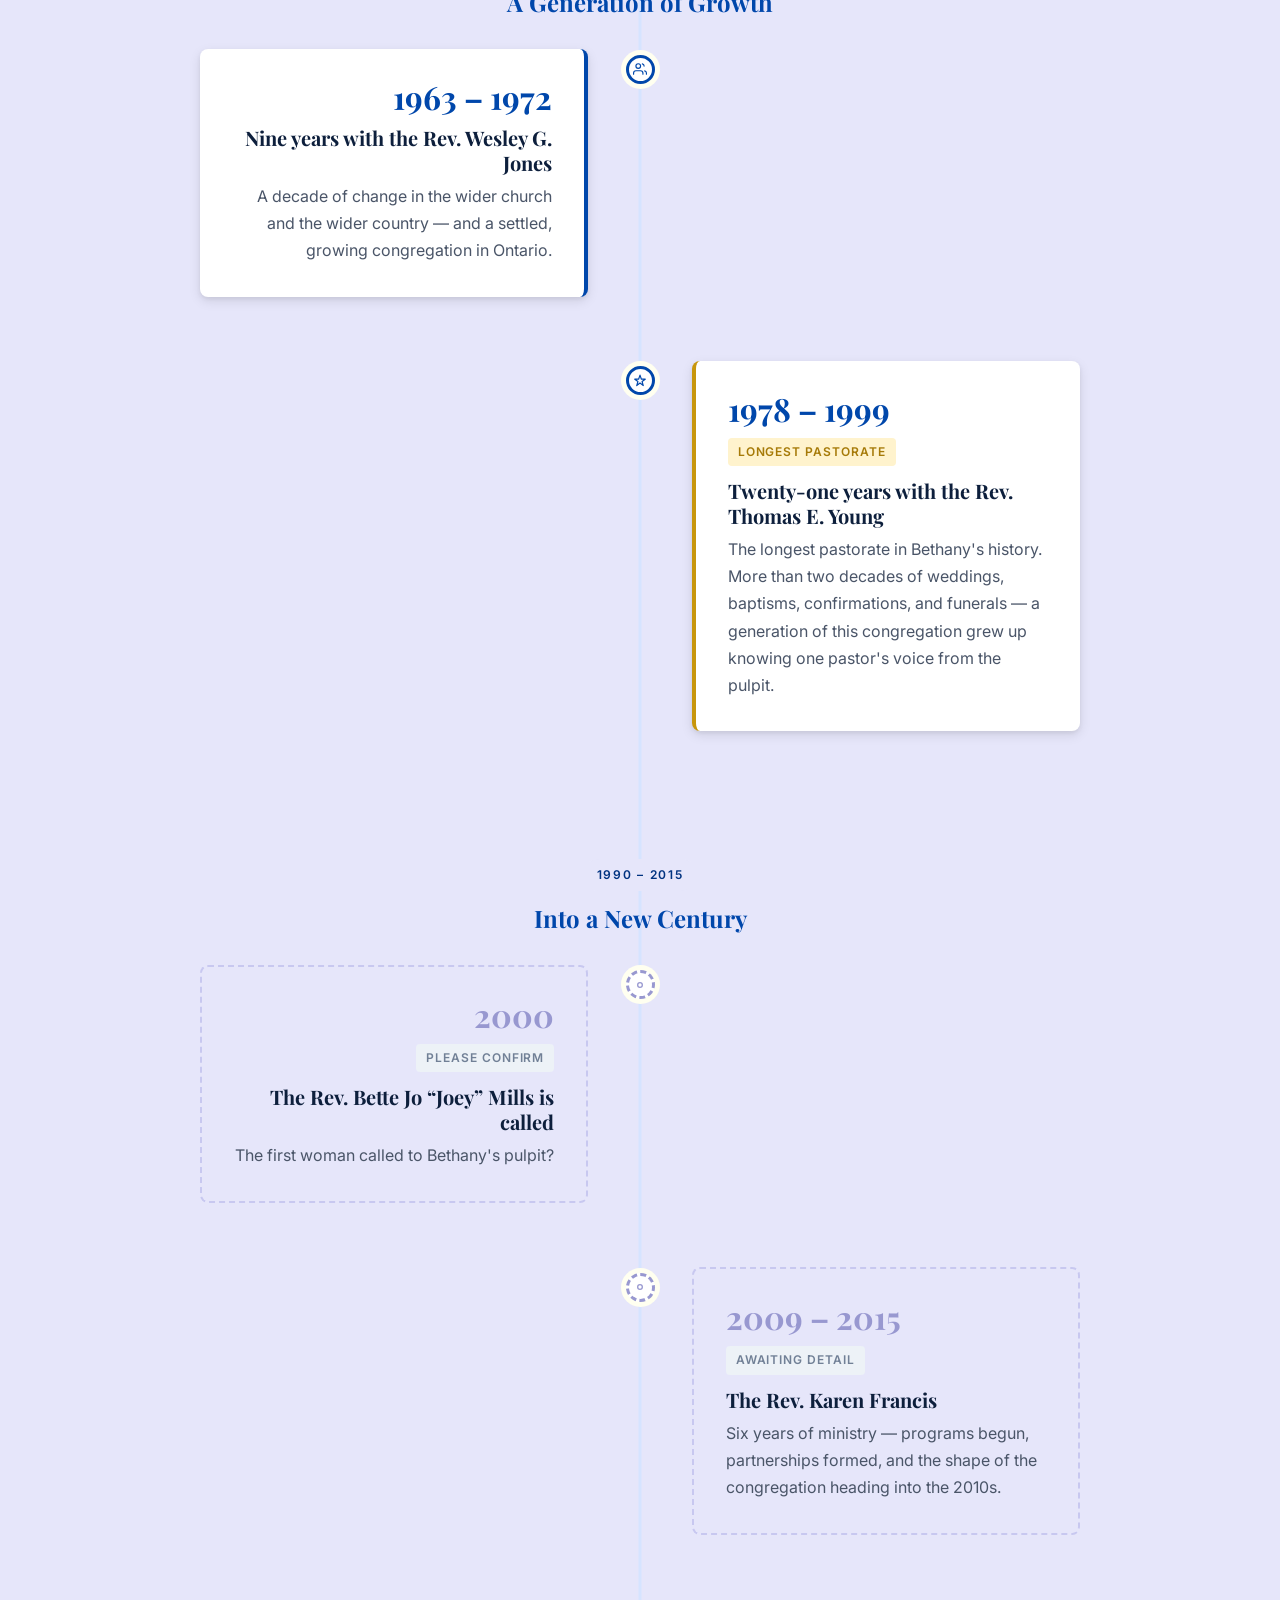
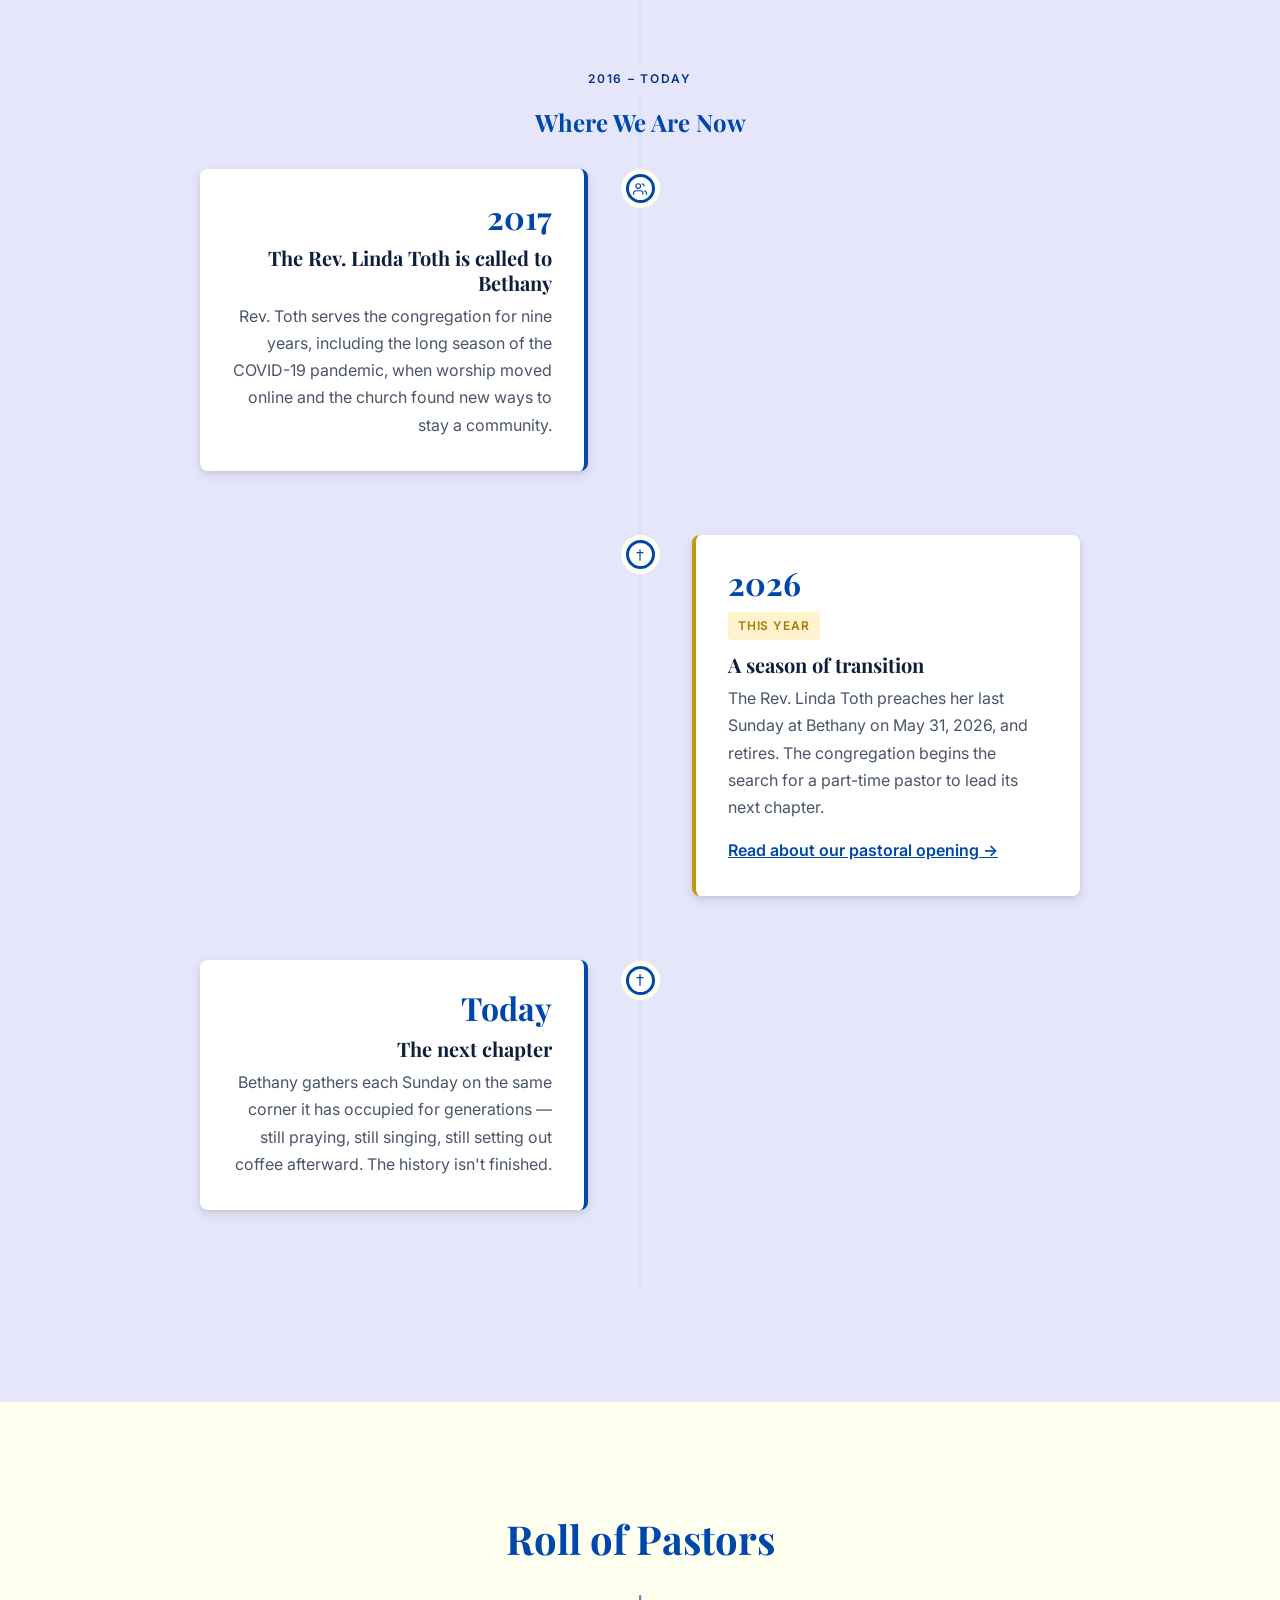
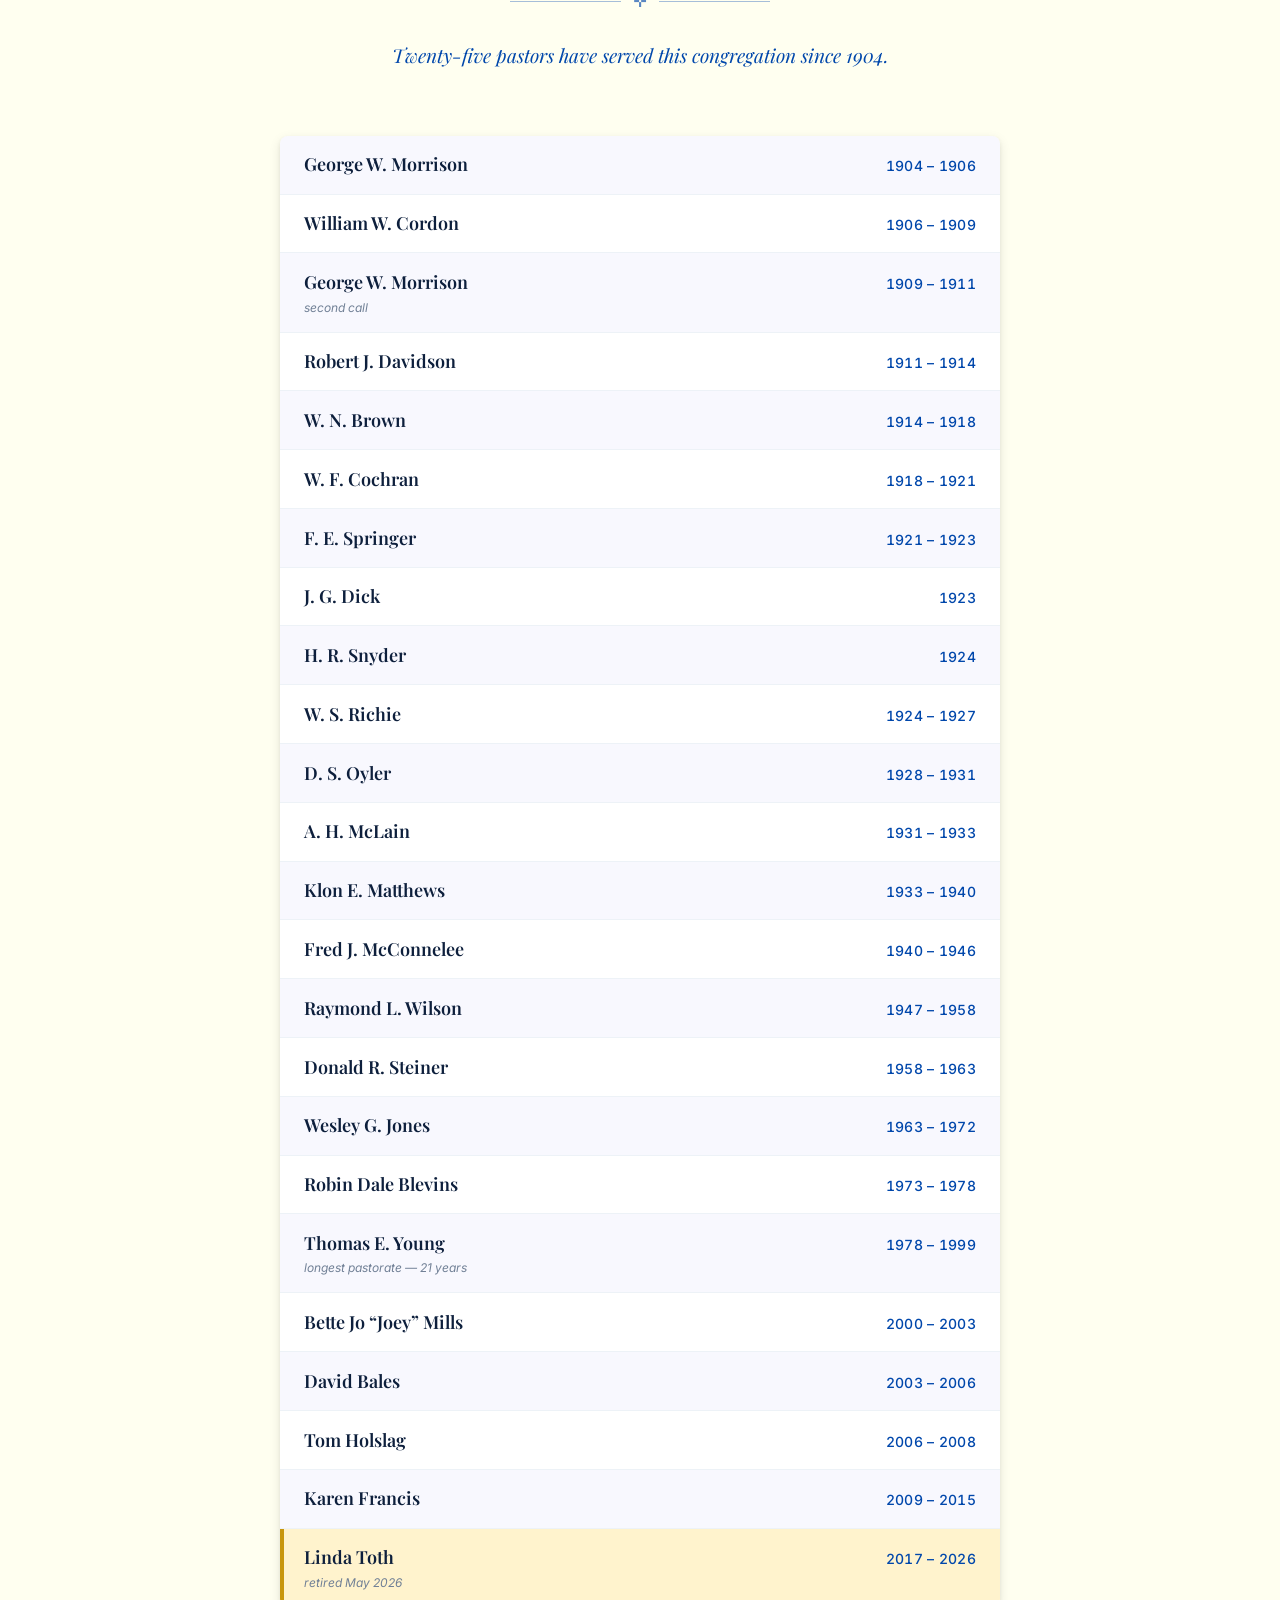
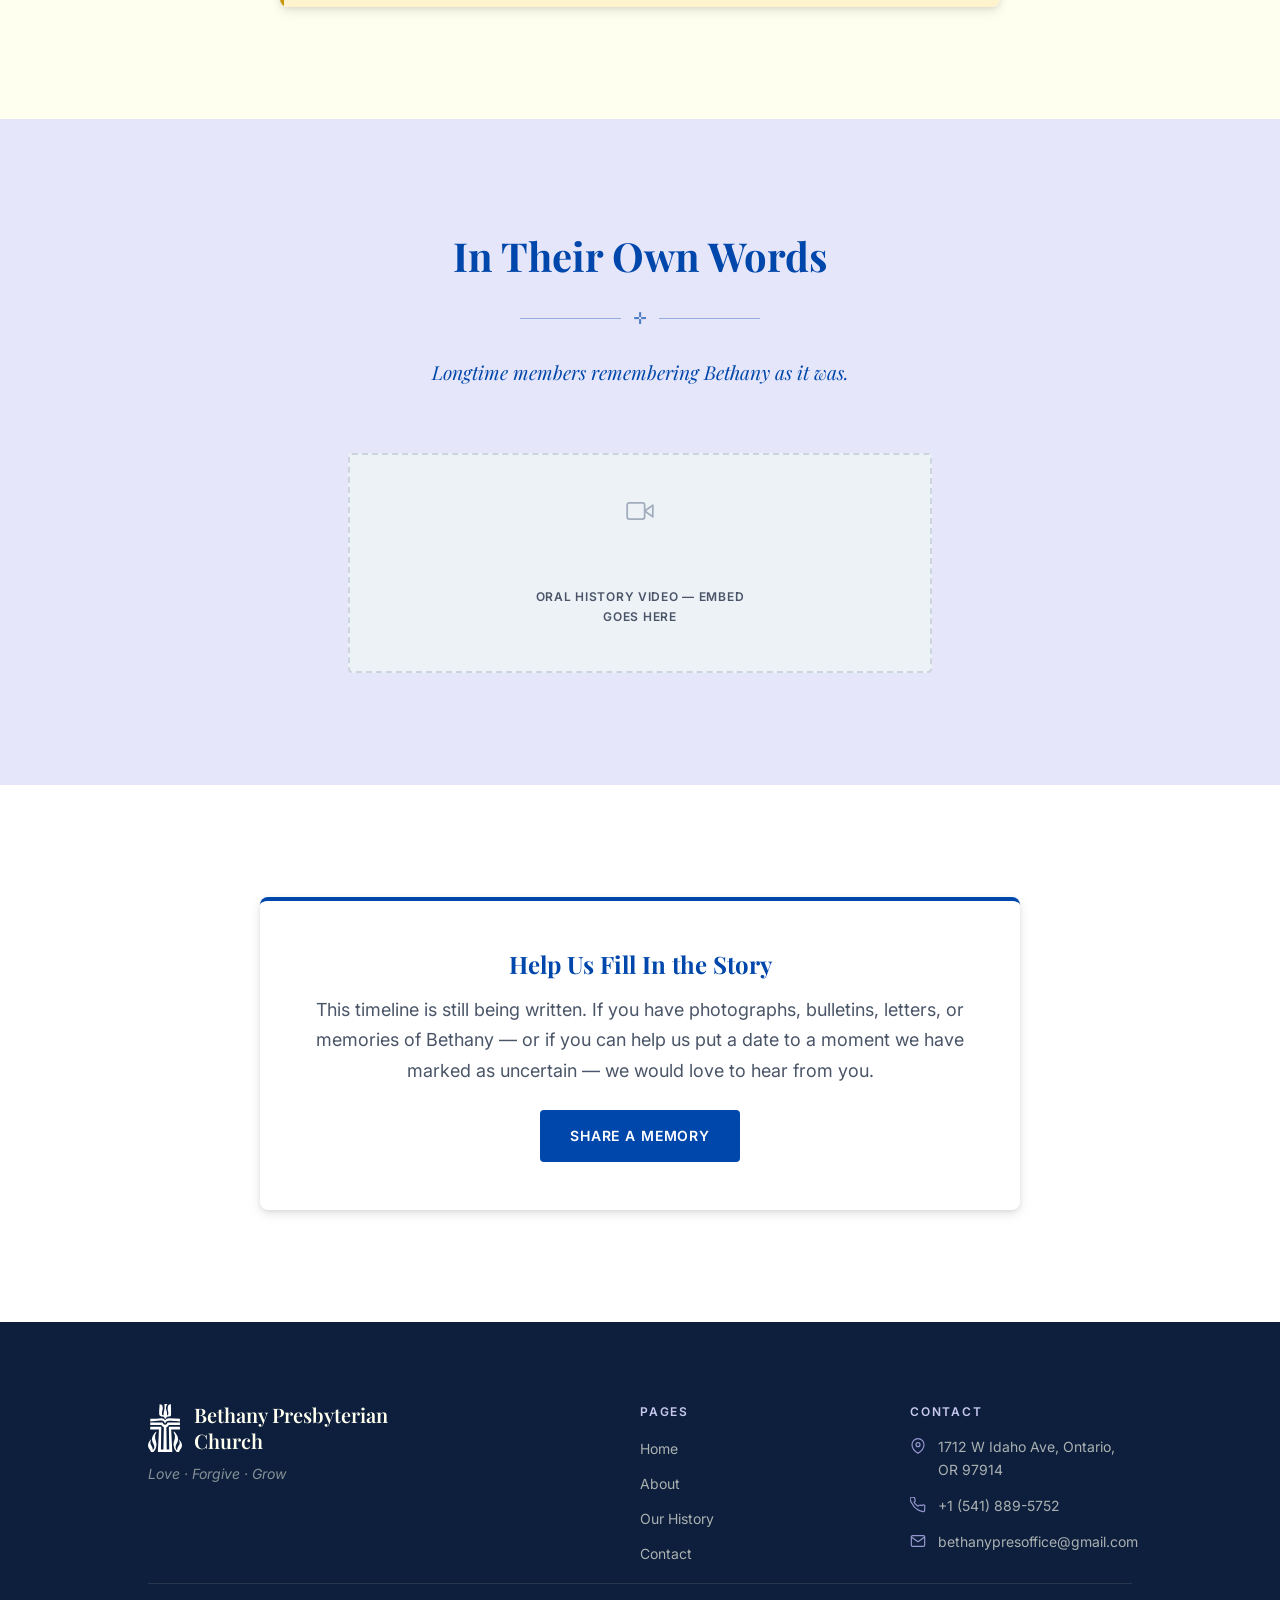
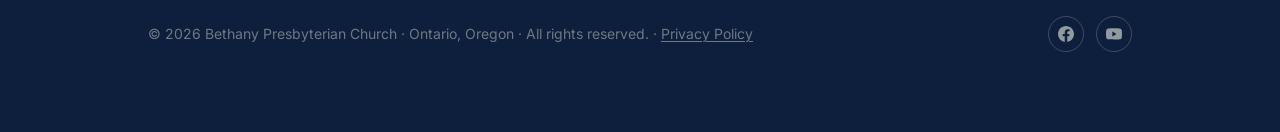
<file: history.html>
<!DOCTYPE html>
<html lang="en">
<head>
  <meta charset="UTF-8">
  <meta name="viewport" content="width=device-width, initial-scale=1.0">
  <meta name="description" content="The history of Bethany Presbyterian Church in Ontario, Oregon — a timeline of significant events since the congregation was organized in 1904, and the full roll of pastors who have served here.">

  <title>Our History — Bethany Presbyterian Church</title>

  <meta property="og:title"       content="Our History · Bethany Presbyterian Church">
  <meta property="og:description" content="More than a century of faith in Ontario, Oregon — the people, the milestones, and the roll of pastors since 1904.">
  <meta property="og:type"        content="website">
  <meta property="og:url"         content="https://www.bethanypresbyterianontario.com/history.html">

  <link rel="icon" type="image/svg+xml" href="./images/emblem-color.svg">

  <link rel="preconnect" href="https://fonts.googleapis.com">
  <link rel="preconnect" href="https://fonts.gstatic.com" crossorigin>
  <link href="https://fonts.googleapis.com/css2?family=Playfair+Display:ital,wght@0,400;0,600;0,700;1,400;1,600&family=Inter:wght@300;400;500;600&display=swap" rel="stylesheet">

  <link rel="stylesheet" href="./css/style.css">
</head>

<body>

  <a class="skip-link" href="#main-content">Skip to main content</a>
  <div class="nav-overlay" aria-hidden="true"></div>

  <!-- ═══════════════════════════════════════════════
       HEADER
       ═══════════════════════════════════════════════ -->
  <header class="site-header" role="banner">
    <div class="container header__inner">
      <a href="./index.html" class="header__logo" aria-label="Bethany Presbyterian Church — Home">
        <img src="./images/emblem-color.svg" alt="" aria-hidden="true" width="31" height="44">
        <span class="header__church-name">
          <span class="header__name-main">Bethany</span>
          <span class="header__name-sub">Presbyterian Church</span>
        </span>
      </a>

      <button class="nav-toggle"
              aria-expanded="false"
              aria-controls="main-nav"
              aria-label="Open navigation menu">
        <span class="nav-toggle__bar"></span>
        <span class="nav-toggle__bar"></span>
        <span class="nav-toggle__bar"></span>
      </button>

      <nav id="main-nav" class="main-nav" aria-label="Main navigation">
        <ul class="nav__list" role="list">
          <li><a href="./index.html"   class="nav__link">Home</a></li>
          <li><a href="./about.html"   class="nav__link">About</a></li>
          <li><a href="./history.html" class="nav__link" aria-current="page">History</a></li>
          <li><a href="./contact.html" class="nav__link">Contact</a></li>
          <li><a href="https://secure.myvanco.com/L-ZZ5J" class="nav__link nav__link--give"
             rel="noopener noreferrer" target="_blank"
             aria-label="Give online to Bethany Presbyterian Church">Give</a></li>
        </ul>
      </nav>
    </div>
  </header>


  <!-- ═══════════════════════════════════════════════
       MAIN CONTENT
       ═══════════════════════════════════════════════ -->
  <main id="main-content">


    <!-- ─── PAGE BANNER ────────────────────────────── -->
    <div class="page-banner" role="banner" aria-label="Our History"
         style="background-image: linear-gradient(rgba(0,40,100,0.72), rgba(0,30,80,0.86)), url('./images/bethany_sanctuary.jpg');">
      <div class="page-banner__content">
        <div class="divider divider--ivory" aria-hidden="true" style="max-width:200px; margin-inline:auto; margin-bottom:1rem;">
          <span class="divider__cross">✛</span>
        </div>
        <h1 class="page-banner__title">Our History</h1>
        <p class="page-banner__subtitle">An Ontario faith community since 1904.</p>
      </div>
    </div>


    <!-- ─── INTRODUCTION ───────────────────────────── -->
    <section class="section section--ivory" aria-labelledby="history-intro-heading">
      <div class="container container--narrow">
        <div class="section__header">
          <h2 id="history-intro-heading" class="section__heading section__heading--cobalt">More Than a Century of Faith</h2>
          <div class="divider divider--cobalt" aria-hidden="true" style="max-width:260px; margin-inline:auto;">
            <span class="divider__cross">✛</span>
          </div>
        </div>

        <p class="section__body">
          Bethany Presbyterian Church was organized in 1904, when Ontario was still a young railroad town on the edge of the Oregon desert. 
        </p>
        <p class="section__body">
          Scroll down to walk through the moments that shaped us.
        </p>
      </div>
    </section>


    <!-- ═══════════════════════════════════════════════
         ERA JUMP NAVIGATION
         ═══════════════════════════════════════════════ -->
    <nav class="era-nav" aria-label="Jump to era">
      <div class="container">
        <div class="era-nav__inner">
          <a href="#era-founding" class="era-nav__link">1904 – 1919 · Founding</a>
          <a href="#era-roots"    class="era-nav__link">1920 – 1939 · Taking Root</a>
          <a href="#era-postwar"  class="era-nav__link">1940 – 1959 · Post-War</a>
          <a href="#era-growth"   class="era-nav__link">1960 – 1989 · Growth</a>
          <a href="#era-turn"     class="era-nav__link">1990 – 2015 · New Century</a>
          <a href="#era-today"    class="era-nav__link">2016 – Today</a>
          <a href="#roll-of-pastors" class="era-nav__link">Roll of Pastors</a>
        </div>
      </div>
    </nav>


    <!-- ═══════════════════════════════════════════════
         THE TIMELINE

         HOW TO ADD AN EVENT
         ───────────────────
         Copy one <article class="timeline-entry"> block and edit it.
         Variants available:
           · .timeline-card                 — standard event
           · .timeline-card--milestone      — gold accent, for major moments
           · .timeline-card--pending        — dashed outline, "content coming"
           · .timeline-card__meta           — small green tag (sage)
           · .timeline-card__meta--gold     — small gold tag
           · .photo-slot                    — dashed box where a scan will go
         Replace a .photo-slot with:
           <img class="timeline-card__image" src="./images/archive/NAME.jpg" alt="...">
           <p class="timeline-card__caption">Caption, year.</p>
         ═══════════════════════════════════════════════ -->
    <section class="section section--lavender" aria-labelledby="timeline-heading">
      <div class="container">
        <h2 id="timeline-heading" class="sr-only">Timeline of significant events</h2>

        <div class="timeline">

          <!-- The vertical rail; fill height is driven by scroll position (main.js) -->
          <div class="timeline__rail" aria-hidden="true">
            <div class="timeline__rail-fill"></div>
          </div>


          <!-- ───────────────────────────────────────
               ERA: FOUNDING YEARS
               ─────────────────────────────────────── -->
          <header class="timeline-era" id="era-founding">
            <span class="timeline-era__label">1904 – 1919</span>
            <h3 class="timeline-era__title">The Founding Years</h3>
          </header>

          <article class="timeline-entry">
            <span class="timeline-entry__node" aria-hidden="true">
              <svg viewBox="0 0 24 24" fill="none" stroke="currentColor" stroke-width="2.25" stroke-linecap="round" stroke-linejoin="round">
                <path d="M12 3v18M7 8h10"/>
              </svg>
            </span>
            <div class="timeline-card timeline-card--milestone reveal">
              <span class="timeline-year">1904</span>
              <span class="timeline-card__meta timeline-card__meta--gold">The beginning</span>
              <h4 class="timeline-card__title">Bethany Presbyterian Church is organized</h4>
              <p class="timeline-card__body">
                A Presbyterian congregation is formally organized in Ontario, Oregon, and
                the Rev. George W. Morrison is called as its first pastor.
              </p>
              <!-- PLACEHOLDER: charter member names, number of founding families,
                   where the congregation first met before it had a building. -->
              <div class="photo-slot" aria-hidden="true">
                <svg viewBox="0 0 24 24" fill="none" stroke="currentColor" stroke-width="1.5" stroke-linecap="round" stroke-linejoin="round">
                  <rect x="3" y="3" width="18" height="18" rx="2"/><circle cx="8.5" cy="8.5" r="1.5"/><path d="M21 15l-5-5L5 21"/>
                </svg>
                <p>Photo?</p>
              </div>
            </div>
          </article>

          <article class="timeline-entry timeline-entry--pending">
            <span class="timeline-entry__node" aria-hidden="true">
              <svg viewBox="0 0 24 24" fill="none" stroke="currentColor" stroke-width="2.25" stroke-linecap="round" stroke-linejoin="round">
                <circle cx="12" cy="12" r="4"/>
              </svg>
            </span>
            <div class="timeline-card timeline-card--pending reveal">
              <span class="timeline-year">1900s</span>
              <span class="timeline-card__meta timeline-card__meta--pending">Awaiting detail</span>
              <h4 class="timeline-card__title">The first church building</h4>
              <p class="timeline-card__body">
                When the congregation acquired property and raised its first sanctuary —
                dates, cost, and the names of the builders.
              </p>
              <!-- PLACEHOLDER: first building date and location. -->
            </div>
          </article>

          <article class="timeline-entry">
            <span class="timeline-entry__node" aria-hidden="true">
              <svg viewBox="0 0 24 24" fill="none" stroke="currentColor" stroke-width="2" stroke-linecap="round" stroke-linejoin="round">
                <path d="M20 21v-8a2 2 0 00-2-2H6a2 2 0 00-2 2v8"/><path d="M1 21h22M12 3l5 4H7l5-4z"/>
              </svg>
            </span>
            <div class="timeline-card reveal">
              <span class="timeline-year">1906 – 1914</span>
              <h4 class="timeline-card__title">Three pastors in eight years</h4>
              <p class="timeline-card__body">
                The young congregation is served in quick succession by the Rev. William W.
                Cordon, a return call to the Rev. George W. Morrison, and the Rev. Robert J.
                Davidson.
              </p>
            </div>
          </article>


          <!-- ───────────────────────────────────────
               ERA: TAKING ROOT
               ─────────────────────────────────────── -->
          <header class="timeline-era" id="era-roots">
            <span class="timeline-era__label">1920 – 1939</span>
            <h3 class="timeline-era__title">Taking Root</h3>
          </header>

          <article class="timeline-entry timeline-entry--pending">
            <span class="timeline-entry__node" aria-hidden="true">
              <svg viewBox="0 0 24 24" fill="none" stroke="currentColor" stroke-width="2.25" stroke-linecap="round" stroke-linejoin="round">
                <circle cx="12" cy="12" r="4"/>
              </svg>
            </span>
            <div class="timeline-card timeline-card--pending reveal">
              <span class="timeline-year">1920s</span>
              <span class="timeline-card__meta timeline-card__meta--pending">Awaiting detail</span>
              <h4 class="timeline-card__title">Through the twenties</h4>
              <p class="timeline-card__body">
	        Add info here
              </p>
              <!-- PLACEHOLDER: 1920s events from the church history files. -->
            </div>
          </article>

          <article class="timeline-entry">
            <span class="timeline-entry__node" aria-hidden="true">
              <svg viewBox="0 0 24 24" fill="none" stroke="currentColor" stroke-width="2" stroke-linecap="round" stroke-linejoin="round">
                <path d="M12 2l2.4 6.9H21l-5.4 4 2 6.9-5.6-4.3-5.6 4.3 2-6.9-5.4-4h6.6L12 2z"/>
              </svg>
            </span>
            <div class="timeline-card reveal">
              <span class="timeline-year">1933</span>
              <span class="timeline-card__meta">Long pastorate</span>
              <h4 class="timeline-card__title">The Rev. Klon E. Matthews is called</h4>
              <p class="timeline-card__body">
                Rev. Matthews serves seven years, leading the congregation through the hardest
                years of the Great Depression.
              </p>
              <!-- PLACEHOLDER: how the congregation weathered the Depression —
                   relief work, membership numbers, any mortgage trouble. -->
            </div>
          </article>


          <!-- ───────────────────────────────────────
               ERA: POST-WAR
               ─────────────────────────────────────── -->
          <header class="timeline-era" id="era-postwar">
            <span class="timeline-era__label">1940 – 1959</span>
            <h3 class="timeline-era__title">War and Post-War Growth</h3>
          </header>

          <article class="timeline-entry timeline-entry--pending">
            <span class="timeline-entry__node" aria-hidden="true">
              <svg viewBox="0 0 24 24" fill="none" stroke="currentColor" stroke-width="2.25" stroke-linecap="round" stroke-linejoin="round">
                <circle cx="12" cy="12" r="4"/>
              </svg>
            </span>
            <div class="timeline-card timeline-card--pending reveal">
              <span class="timeline-year">1941 – 1945</span>
              <span class="timeline-card__meta timeline-card__meta--pending">Awaiting detail</span>
              <h4 class="timeline-card__title">The war years</h4>
              <p class="timeline-card__body">
                Members who served, the congregation's wartime ministry, and Ontario's part in
                the story of the Treasure Valley during the Second World War.
              </p>
              <!-- PLACEHOLDER: WWII-era records, service rolls, memorials. -->
            </div>
          </article>

          <article class="timeline-entry">
            <span class="timeline-entry__node" aria-hidden="true">
              <svg viewBox="0 0 24 24" fill="none" stroke="currentColor" stroke-width="2" stroke-linecap="round" stroke-linejoin="round">
                <path d="M12 2l2.4 6.9H21l-5.4 4 2 6.9-5.6-4.3-5.6 4.3 2-6.9-5.4-4h6.6L12 2z"/>
              </svg>
            </span>
            <div class="timeline-card reveal">
              <span class="timeline-year">1947 – 1958</span>
              <span class="timeline-card__meta">Long pastorate</span>
              <h4 class="timeline-card__title">Eleven years with the Rev. Raymond L. Wilson</h4>
              <p class="timeline-card__body">
                The longest pastorate to that point. The post-war years bring new families to
                Ontario, and with them a growing Sunday School and a congregation outgrowing
                its space.
              </p>
            </div>
          </article>

          <article class="timeline-entry timeline-entry--pending">
            <span class="timeline-entry__node" aria-hidden="true">
              <svg viewBox="0 0 24 24" fill="none" stroke="currentColor" stroke-width="2" stroke-linecap="round" stroke-linejoin="round">
                <path d="M20 21v-8a2 2 0 00-2-2H6a2 2 0 00-2 2v8"/><path d="M1 21h22M12 3l5 4H7l5-4z"/>
              </svg>
            </span>
            <div class="timeline-card timeline-card--pending reveal">
              <span class="timeline-year">19??</span>
              <span class="timeline-card__meta timeline-card__meta--pending">Key date needed</span>
              <h4 class="timeline-card__title">The sanctuary on West Idaho Avenue</h4>
              <p class="timeline-card__body">
                The year the congregation built or moved into the building at 1712 W Idaho Ave —
                the groundbreaking, the dedication service, and who preached it.
              </p>
              <!-- PLACEHOLDER: this is one of the most important dates to confirm. -->
              <div class="photo-slot" aria-hidden="true">
                <svg viewBox="0 0 24 24" fill="none" stroke="currentColor" stroke-width="1.5" stroke-linecap="round" stroke-linejoin="round">
                  <rect x="3" y="3" width="18" height="18" rx="2"/><circle cx="8.5" cy="8.5" r="1.5"/><path d="M21 15l-5-5L5 21"/>
                </svg>
                <p>Construction or dedication photo — scan to come</p>
              </div>
            </div>
          </article>


          <!-- ───────────────────────────────────────
               ERA: GROWTH
               ─────────────────────────────────────── -->
          <header class="timeline-era" id="era-growth">
            <span class="timeline-era__label">1960 – 1989</span>
            <h3 class="timeline-era__title">A Generation of Growth</h3>
          </header>

          <article class="timeline-entry">
            <span class="timeline-entry__node" aria-hidden="true">
              <svg viewBox="0 0 24 24" fill="none" stroke="currentColor" stroke-width="2" stroke-linecap="round" stroke-linejoin="round">
                <path d="M17 21v-2a4 4 0 00-4-4H5a4 4 0 00-4 4v2"/><circle cx="9" cy="7" r="4"/><path d="M23 21v-2a4 4 0 00-3-3.87M16 3.13A4 4 0 0119 7"/>
              </svg>
            </span>
            <div class="timeline-card reveal">
              <span class="timeline-year">1963 – 1972</span>
              <h4 class="timeline-card__title">Nine years with the Rev. Wesley G. Jones</h4>
              <p class="timeline-card__body">
                A decade of change in the wider church and the wider country — and a settled,
                growing congregation in Ontario.
              </p>
              <!-- PLACEHOLDER: ministries, additions, or renovations from this period. -->
            </div>
          </article>

          <article class="timeline-entry">
            <span class="timeline-entry__node" aria-hidden="true">
              <svg viewBox="0 0 24 24" fill="none" stroke="currentColor" stroke-width="2" stroke-linecap="round" stroke-linejoin="round">
                <path d="M12 2l2.4 6.9H21l-5.4 4 2 6.9-5.6-4.3-5.6 4.3 2-6.9-5.4-4h6.6L12 2z"/>
              </svg>
            </span>
            <div class="timeline-card timeline-card--milestone reveal">
              <span class="timeline-year">1978 – 1999</span>
              <span class="timeline-card__meta timeline-card__meta--gold">Longest pastorate</span>
              <h4 class="timeline-card__title">Twenty-one years with the Rev. Thomas E. Young</h4>
              <p class="timeline-card__body">
                The longest pastorate in Bethany's history. More than two decades of weddings,
                baptisms, confirmations, and funerals — a generation of this congregation grew
                up knowing one pastor's voice from the pulpit.
              </p>
              <!-- PLACEHOLDER: anecdotes and milestones from Rev. Young's tenure —
                   this is recent enough that living members can tell the story. -->
            </div>
          </article>


          <!-- ───────────────────────────────────────
               ERA: NEW CENTURY
               ─────────────────────────────────────── -->
          <header class="timeline-era" id="era-turn">
            <span class="timeline-era__label">1990 – 2015</span>
            <h3 class="timeline-era__title">Into a New Century</h3>
          </header>

          <article class="timeline-entry timeline-entry--pending">
            <span class="timeline-entry__node" aria-hidden="true">
              <svg viewBox="0 0 24 24" fill="none" stroke="currentColor" stroke-width="2.25" stroke-linecap="round" stroke-linejoin="round">
                <circle cx="12" cy="12" r="4"/>
              </svg>
            </span>
            <div class="timeline-card timeline-card--pending reveal">
              <span class="timeline-year">2000</span>
              <span class="timeline-card__meta timeline-card__meta--pending">Please confirm</span>
              <h4 class="timeline-card__title">The Rev. Bette Jo &ldquo;Joey&rdquo; Mills is called</h4>
              <p class="timeline-card__body">
                The first woman called to Bethany's pulpit?
              </p>
              <!-- PLACEHOLDER: confirm whether this was the first woman to serve Bethany. -->
            </div>
          </article>

          <article class="timeline-entry timeline-entry--pending">
            <span class="timeline-entry__node" aria-hidden="true">
              <svg viewBox="0 0 24 24" fill="none" stroke="currentColor" stroke-width="2.25" stroke-linecap="round" stroke-linejoin="round">
                <circle cx="12" cy="12" r="4"/>
              </svg>
            </span>
            <div class="timeline-card timeline-card--pending reveal">
              <span class="timeline-year">2009 – 2015</span>
              <span class="timeline-card__meta timeline-card__meta--pending">Awaiting detail</span>
              <h4 class="timeline-card__title">The Rev. Karen Francis</h4>
              <p class="timeline-card__body">
                Six years of ministry — programs begun, partnerships formed, and the shape of
                the congregation heading into the 2010s.
              </p>
              <!-- PLACEHOLDER: notable events 2009-2015. -->
            </div>
          </article>


          <!-- ───────────────────────────────────────
               ERA: TODAY
               ─────────────────────────────────────── -->
          <header class="timeline-era" id="era-today">
            <span class="timeline-era__label">2016 – Today</span>
            <h3 class="timeline-era__title">Where We Are Now</h3>
          </header>

          <article class="timeline-entry">
            <span class="timeline-entry__node" aria-hidden="true">
              <svg viewBox="0 0 24 24" fill="none" stroke="currentColor" stroke-width="2" stroke-linecap="round" stroke-linejoin="round">
                <path d="M17 21v-2a4 4 0 00-4-4H5a4 4 0 00-4 4v2"/><circle cx="9" cy="7" r="4"/><path d="M23 21v-2a4 4 0 00-3-3.87M16 3.13A4 4 0 0119 7"/>
              </svg>
            </span>
            <div class="timeline-card reveal">
              <span class="timeline-year">2017</span>
              <h4 class="timeline-card__title">The Rev. Linda Toth is called to Bethany</h4>
              <p class="timeline-card__body">
                Rev. Toth serves the congregation for nine years, including the long season of
                the COVID-19 pandemic, when worship moved online and the church found new ways
                to stay a community.
              </p>
              <!-- PLACEHOLDER: a line or two on the pandemic years from the client. -->
            </div>
          </article>

          <article class="timeline-entry">
            <span class="timeline-entry__node" aria-hidden="true">
              <svg viewBox="0 0 24 24" fill="none" stroke="currentColor" stroke-width="2" stroke-linecap="round" stroke-linejoin="round">
                <path d="M12 3v18M7 8h10"/>
              </svg>
            </span>
            <div class="timeline-card timeline-card--milestone reveal">
              <span class="timeline-year">2026</span>
              <span class="timeline-card__meta timeline-card__meta--gold">This year</span>
              <h4 class="timeline-card__title">A season of transition</h4>
              <p class="timeline-card__body">
                The Rev. Linda Toth preaches her last Sunday at Bethany on May 31, 2026, and
                retires. The congregation begins the search for a part-time pastor to lead its
                next chapter.
              </p>
              <p class="timeline-card__body" style="margin-top:1rem;">
                <a href="./pastor-opening.html" style="color:var(--clr-cobalt); font-weight:600; text-decoration:underline;">Read about our pastoral opening →</a>
              </p>
            </div>
          </article>

          <article class="timeline-entry">
            <span class="timeline-entry__node" aria-hidden="true">
              <svg viewBox="0 0 24 24" fill="none" stroke="currentColor" stroke-width="2.25" stroke-linecap="round" stroke-linejoin="round">
                <path d="M12 3v18M7 8h10"/>
              </svg>
            </span>
            <div class="timeline-card reveal">
              <span class="timeline-year">Today</span>
              <h4 class="timeline-card__title">The next chapter</h4>
              <p class="timeline-card__body">
                Bethany gathers each Sunday on the same corner it has occupied for
                generations — still praying, still singing, still setting out coffee
                afterward. The history isn't finished.
              </p>
            </div>
          </article>

        </div><!-- /.timeline -->
      </div>
    </section>

    <!-- ═══════════════════════════════════════════════
         ROLL OF PASTORS
         Source: pastors.txt (church records)
         ═══════════════════════════════════════════════ -->
    <section class="section section--ivory" id="roll-of-pastors" aria-labelledby="roll-heading"
             style="scroll-margin-top: calc(var(--header-height) + 72px);">
      <div class="container">
        <div class="section__header">
          <h2 id="roll-heading" class="section__heading section__heading--cobalt">Roll of Pastors</h2>
          <div class="divider divider--cobalt" aria-hidden="true" style="max-width:260px; margin-inline:auto;">
            <span class="divider__cross">✛</span>
          </div>
          <p class="section__lead">
            Twenty-five pastors have served this congregation since 1904.
          </p>
        </div>

        <ol class="pastors-roll" role="list">
          <li class="pastor-row"><span class="pastor-row__name">George W. Morrison</span><span class="pastor-row__years">1904 – 1906</span></li>
          <li class="pastor-row"><span class="pastor-row__name">William W. Cordon</span><span class="pastor-row__years">1906 – 1909</span></li>
          <li class="pastor-row"><span class="pastor-row__name">George W. Morrison <span class="pastor-row__note">second call</span></span><span class="pastor-row__years">1909 – 1911</span></li>
          <li class="pastor-row"><span class="pastor-row__name">Robert J. Davidson</span><span class="pastor-row__years">1911 – 1914</span></li>
          <li class="pastor-row"><span class="pastor-row__name">W. N. Brown</span><span class="pastor-row__years">1914 – 1918</span></li>
          <li class="pastor-row"><span class="pastor-row__name">W. F. Cochran</span><span class="pastor-row__years">1918 – 1921</span></li>
          <li class="pastor-row"><span class="pastor-row__name">F. E. Springer</span><span class="pastor-row__years">1921 – 1923</span></li>
          <li class="pastor-row"><span class="pastor-row__name">J. G. Dick</span><span class="pastor-row__years">1923</span></li>
          <li class="pastor-row"><span class="pastor-row__name">H. R. Snyder</span><span class="pastor-row__years">1924</span></li>
          <li class="pastor-row"><span class="pastor-row__name">W. S. Richie</span><span class="pastor-row__years">1924 – 1927</span></li>
          <li class="pastor-row"><span class="pastor-row__name">D. S. Oyler</span><span class="pastor-row__years">1928 – 1931</span></li>
          <li class="pastor-row"><span class="pastor-row__name">A. H. McLain</span><span class="pastor-row__years">1931 – 1933</span></li>
          <li class="pastor-row"><span class="pastor-row__name">Klon E. Matthews</span><span class="pastor-row__years">1933 – 1940</span></li>
          <li class="pastor-row"><span class="pastor-row__name">Fred J. McConnelee</span><span class="pastor-row__years">1940 – 1946</span></li>
          <li class="pastor-row"><span class="pastor-row__name">Raymond L. Wilson</span><span class="pastor-row__years">1947 – 1958</span></li>
          <li class="pastor-row"><span class="pastor-row__name">Donald R. Steiner</span><span class="pastor-row__years">1958 – 1963</span></li>
          <li class="pastor-row"><span class="pastor-row__name">Wesley G. Jones</span><span class="pastor-row__years">1963 – 1972</span></li>
          <li class="pastor-row"><span class="pastor-row__name">Robin Dale Blevins</span><span class="pastor-row__years">1973 – 1978</span></li>
          <li class="pastor-row"><span class="pastor-row__name">Thomas E. Young <span class="pastor-row__note">longest pastorate — 21 years</span></span><span class="pastor-row__years">1978 – 1999</span></li>
          <li class="pastor-row"><span class="pastor-row__name">Bette Jo &ldquo;Joey&rdquo; Mills</span><span class="pastor-row__years">2000 – 2003</span></li>
          <li class="pastor-row"><span class="pastor-row__name">David Bales</span><span class="pastor-row__years">2003 – 2006</span></li>
          <li class="pastor-row"><span class="pastor-row__name">Tom Holslag</span><span class="pastor-row__years">2006 – 2008</span></li>
          <li class="pastor-row"><span class="pastor-row__name">Karen Francis</span><span class="pastor-row__years">2009 – 2015</span></li>
          <!-- PLACEHOLDER: was there an interim or stated supply between 2015 and 2017? -->
          <li class="pastor-row pastor-row--current"><span class="pastor-row__name">Linda Toth <span class="pastor-row__note">retired May 2026</span></span><span class="pastor-row__years">2017 – 2026</span></li>
        </ol>

      </div>
    </section>


    <!-- ═══════════════════════════════════════════════
         ORAL HISTORY  (placeholder)
         ═══════════════════════════════════════════════ -->
    <section class="section section--lavender" aria-labelledby="oral-heading">
      <div class="container container--narrow">
        <div class="section__header">
          <h2 id="oral-heading" class="section__heading section__heading--cobalt">In Their Own Words</h2>
          <div class="divider divider--cobalt" aria-hidden="true" style="max-width:240px; margin-inline:auto;">
            <span class="divider__cross">✛</span>
          </div>
          <p class="section__lead">
            Longtime members remembering Bethany as it was.
          </p>
        </div>

        <!-- PLACEHOLDER: replace with the YouTube embed once the oral history
             interview is recorded and uploaded. Pattern used elsewhere on the site:
             <div class="video-container">
               <iframe src="https://www.youtube.com/embed/VIDEO_ID" title="..."
                       allow="accelerometer; autoplay; clipboard-write; encrypted-media; gyroscope; picture-in-picture"
                       referrerpolicy="strict-origin-when-cross-origin" allowfullscreen></iframe>
             </div> -->
        <div class="photo-slot" style="min-height:220px;" aria-hidden="true">
          <svg viewBox="0 0 24 24" fill="none" stroke="currentColor" stroke-width="1.5" stroke-linecap="round" stroke-linejoin="round">
            <polygon points="23 7 16 12 23 17 23 7"/><rect x="1" y="5" width="15" height="14" rx="2"/>
          </svg>
          <p>Oral history video — embed goes here</p>
        </div>
      </div>
    </section>


    <!-- ═══════════════════════════════════════════════
         CONTRIBUTE CALLOUT
         ═══════════════════════════════════════════════ -->
    <section class="section section--white" aria-labelledby="contribute-heading">
      <div class="container">
        <div class="contribute-card">
          <h2 id="contribute-heading" class="section__heading section__heading--cobalt" style="font-size:var(--text-xl);">Help Us Fill In the Story</h2>
          <p class="section__body" style="margin-top:1rem;">
            This timeline is still being written. If you have photographs, bulletins, letters,
            or memories of Bethany — or if you can help us put a date to a moment we have
            marked as uncertain — we would love to hear from you.
          </p>
          <a href="./contact.html" class="btn btn--primary">Share a memory</a>
        </div>
      </div>
    </section>


  </main>


  <!-- ═══════════════════════════════════════════════
       FOOTER
       ═══════════════════════════════════════════════ -->
  <footer class="site-footer" role="contentinfo">
    <div class="container">
      <div class="footer__inner">

        <div>
          <div class="footer__brand">
            <img src="./images/emblem-white.svg" alt="" aria-hidden="true" width="34" height="48">
            <p class="footer__church-name">Bethany Presbyterian<br>Church</p>
          </div>
          <p class="footer__tagline">Love · Forgive · Grow</p>
        </div>

        <nav aria-label="Footer navigation">
          <p class="footer__nav-heading">Pages</p>
          <ul class="footer__nav-list" role="list">
            <li><a href="./index.html"   class="footer__nav-link">Home</a></li>
            <li><a href="./about.html"   class="footer__nav-link">About</a></li>
            <li><a href="./history.html" class="footer__nav-link">Our History</a></li>
            <li><a href="./contact.html" class="footer__nav-link">Contact</a></li>
          </ul>
        </nav>

        <address>
          <p class="footer__nav-heading">Contact</p>
          <ul class="footer__contact-list" role="list">
            <li class="footer__contact-item">
              <svg aria-hidden="true" viewBox="0 0 24 24" fill="none" stroke="currentColor" stroke-width="1.75" stroke-linecap="round" stroke-linejoin="round">
                <path d="M21 10c0 7-9 13-9 13S3 17 3 10a9 9 0 1118 0z"/><circle cx="12" cy="10" r="3"/>
              </svg>
              <a href="https://maps.google.com/?q=1712+W+Idaho+Ave,+Ontario,+OR+97914" rel="noopener noreferrer" target="_blank">
                1712 W Idaho Ave, Ontario, OR 97914
              </a>
            </li>
            <li class="footer__contact-item">
              <svg aria-hidden="true" viewBox="0 0 24 24" fill="none" stroke="currentColor" stroke-width="1.75" stroke-linecap="round" stroke-linejoin="round">
                <path d="M22 16.92v3a2 2 0 01-2.18 2 19.79 19.79 0 01-8.63-3.07A19.5 19.5 0 013.07 9.81 19.79 19.79 0 01-.07 1.13 2 2 0 012 .08h3a2 2 0 012 1.72c.127.96.361 1.903.7 2.81a2 2 0 01-.45 2.11L6.09 7.91a16 16 0 006 6l1.27-1.27a2 2 0 012.11-.45c.907.339 1.85.573 2.81.7A2 2 0 0122 14.92v2z"/>
              </svg>
              <a href="#" data-obf="phone-church" data-obf-text></a>
            </li>
            <li class="footer__contact-item">
              <svg aria-hidden="true" viewBox="0 0 24 24" fill="none" stroke="currentColor" stroke-width="1.75" stroke-linecap="round" stroke-linejoin="round">
                <path d="M4 4h16c1.1 0 2 .9 2 2v12c0 1.1-.9 2-2 2H4c-1.1 0-2-.9-2-2V6c0-1.1.9-2 2-2z"/>
                <polyline points="22,6 12,13 2,6"/>
              </svg>
              <a href="#" data-obf="email-office" data-obf-text></a>
            </li>
          </ul>
        </address>

      </div>

      <div class="footer__bottom">
        <p class="footer__copyright">
          <small>&copy; <span id="footer-year"></span> Bethany Presbyterian Church · Ontario, Oregon · All rights reserved. · <a href="./privacy.html" class="footer__privacy-link">Privacy Policy</a></small>
        </p>
        <div class="footer__social-links" aria-label="Social media links">
          <a href="https://www.facebook.com/BethanyPresbyterianChurch/" class="footer__social-link" aria-label="Facebook" rel="noopener noreferrer" target="_blank">
            <svg aria-hidden="true" viewBox="0 0 24 24" fill="currentColor">
              <path d="M24 12.073c0-6.627-5.373-12-12-12s-12 5.373-12 12c0 5.99 4.388 10.954 10.125 11.854v-8.385H7.078v-3.47h3.047V9.43c0-3.007 1.792-4.669 4.533-4.669 1.312 0 2.686.235 2.686.235v2.953H15.83c-1.491 0-1.956.925-1.956 1.874v2.25h3.328l-.532 3.47h-2.796v8.385C19.612 23.027 24 18.062 24 12.073z"/>
            </svg>
          </a>
          <a href="https://www.youtube.com/@BethanyPresbyterian-Ont" class="footer__social-link" aria-label="YouTube" rel="noopener noreferrer" target="_blank">
            <svg aria-hidden="true" viewBox="0 0 24 24" fill="currentColor">
              <path d="M23.498 6.186a3.016 3.016 0 00-2.122-2.136C19.505 3.545 12 3.545 12 3.545s-7.505 0-9.377.505A3.017 3.017 0 00.502 6.186C0 8.07 0 12 0 12s0 3.93.502 5.814a3.016 3.016 0 002.122 2.136c1.871.505 9.376.505 9.376.505s7.505 0 9.377-.505a3.015 3.015 0 002.122-2.136C24 15.93 24 12 24 12s0-3.93-.502-5.814zM9.545 15.568V8.432L15.818 12l-6.273 3.568z"/>
            </svg>
          </a>
        </div>
      </div>
    </div>
  </footer>

  <script>document.getElementById('footer-year').textContent = new Date().getFullYear();</script>
  <script src="./js/main.js"></script>
  <script data-goatcounter="https://bethanyweb.goatcounter.com/count"
          async src="https://gc.zgo.at/count.js"></script>

</body>
</html>
</file>
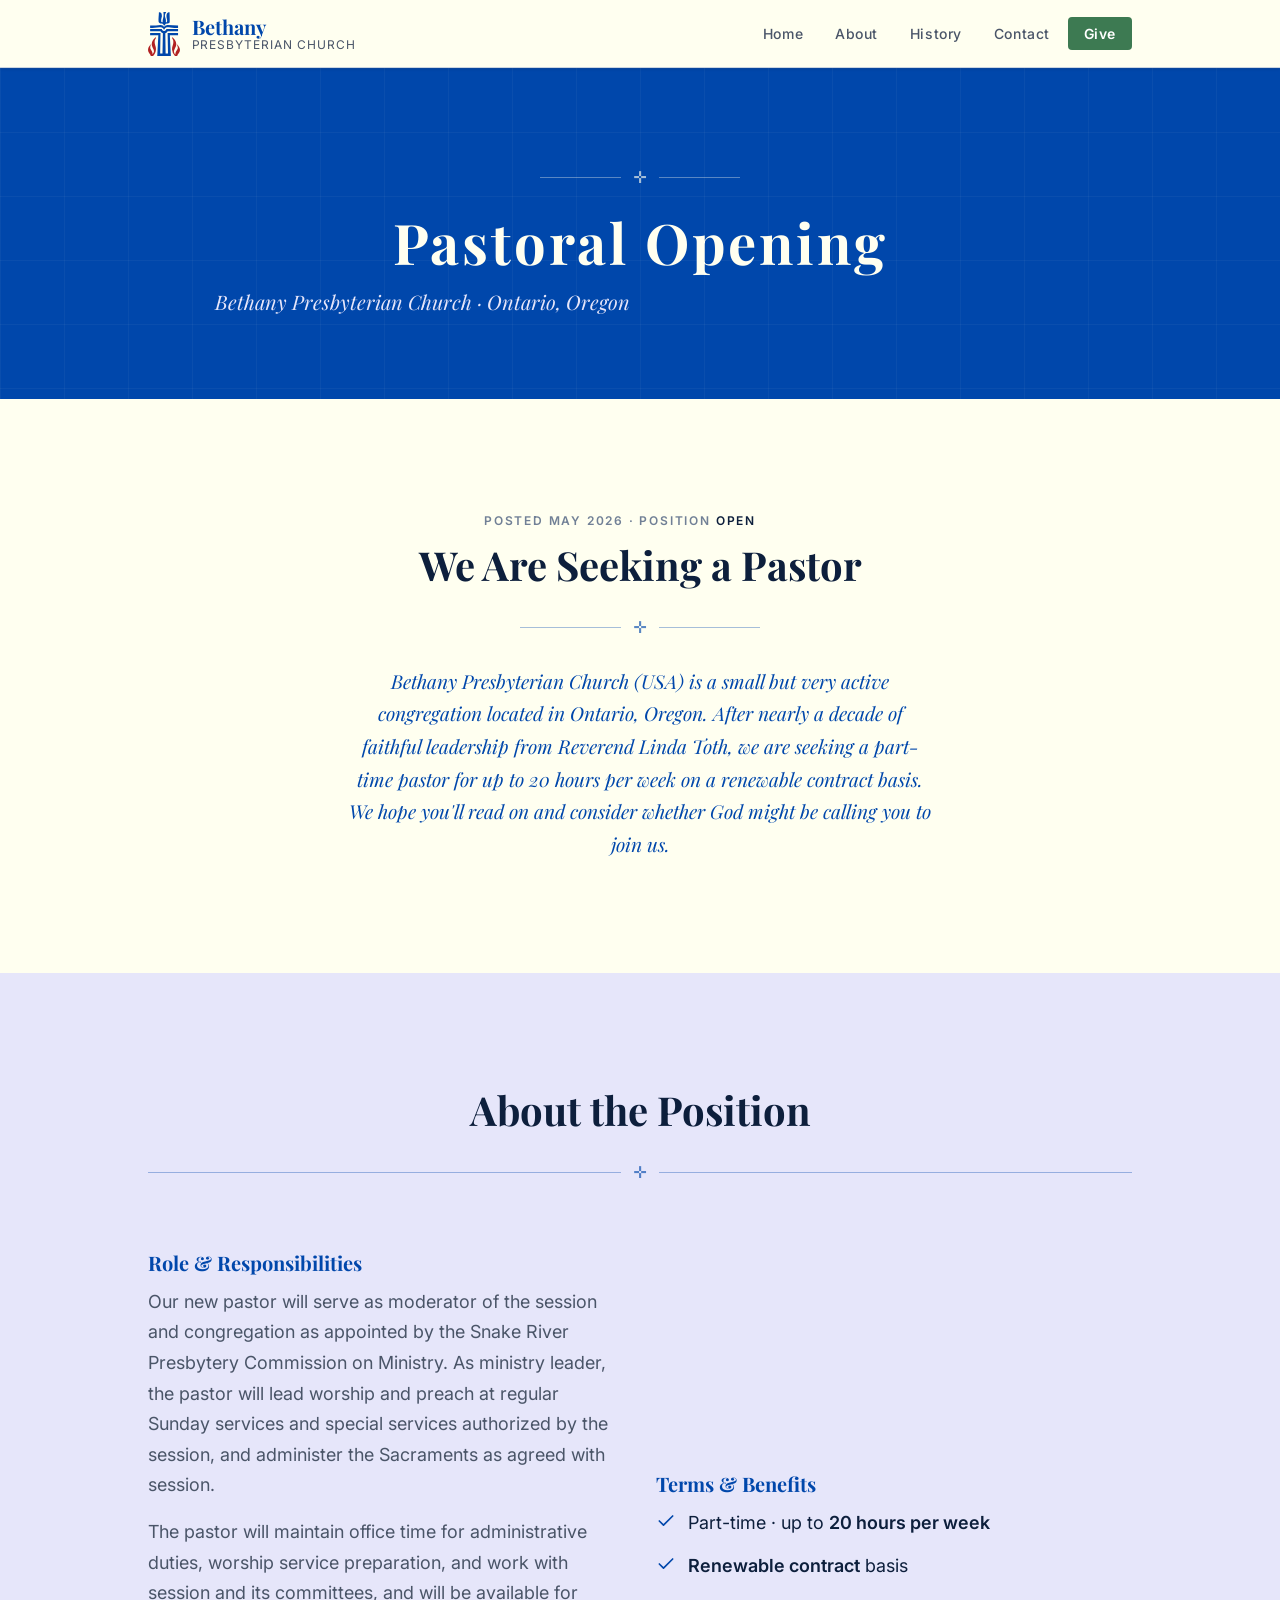
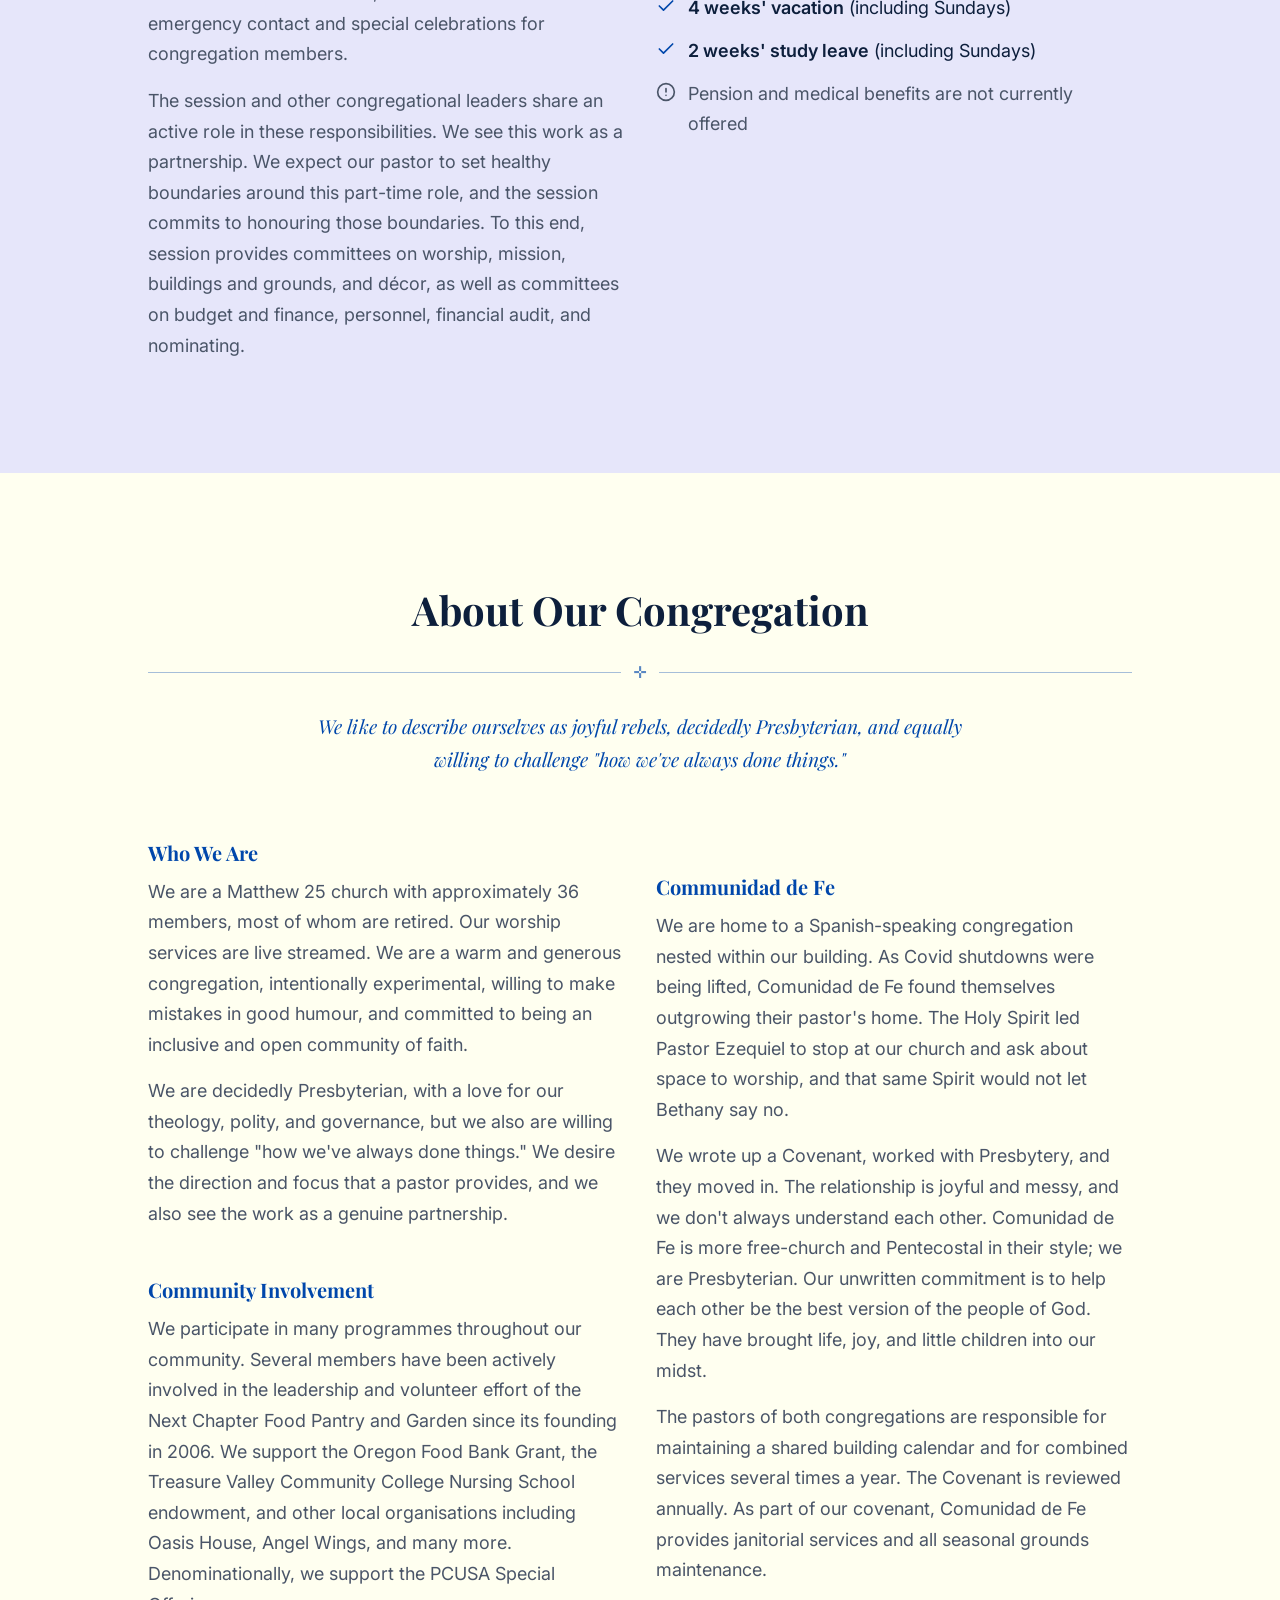
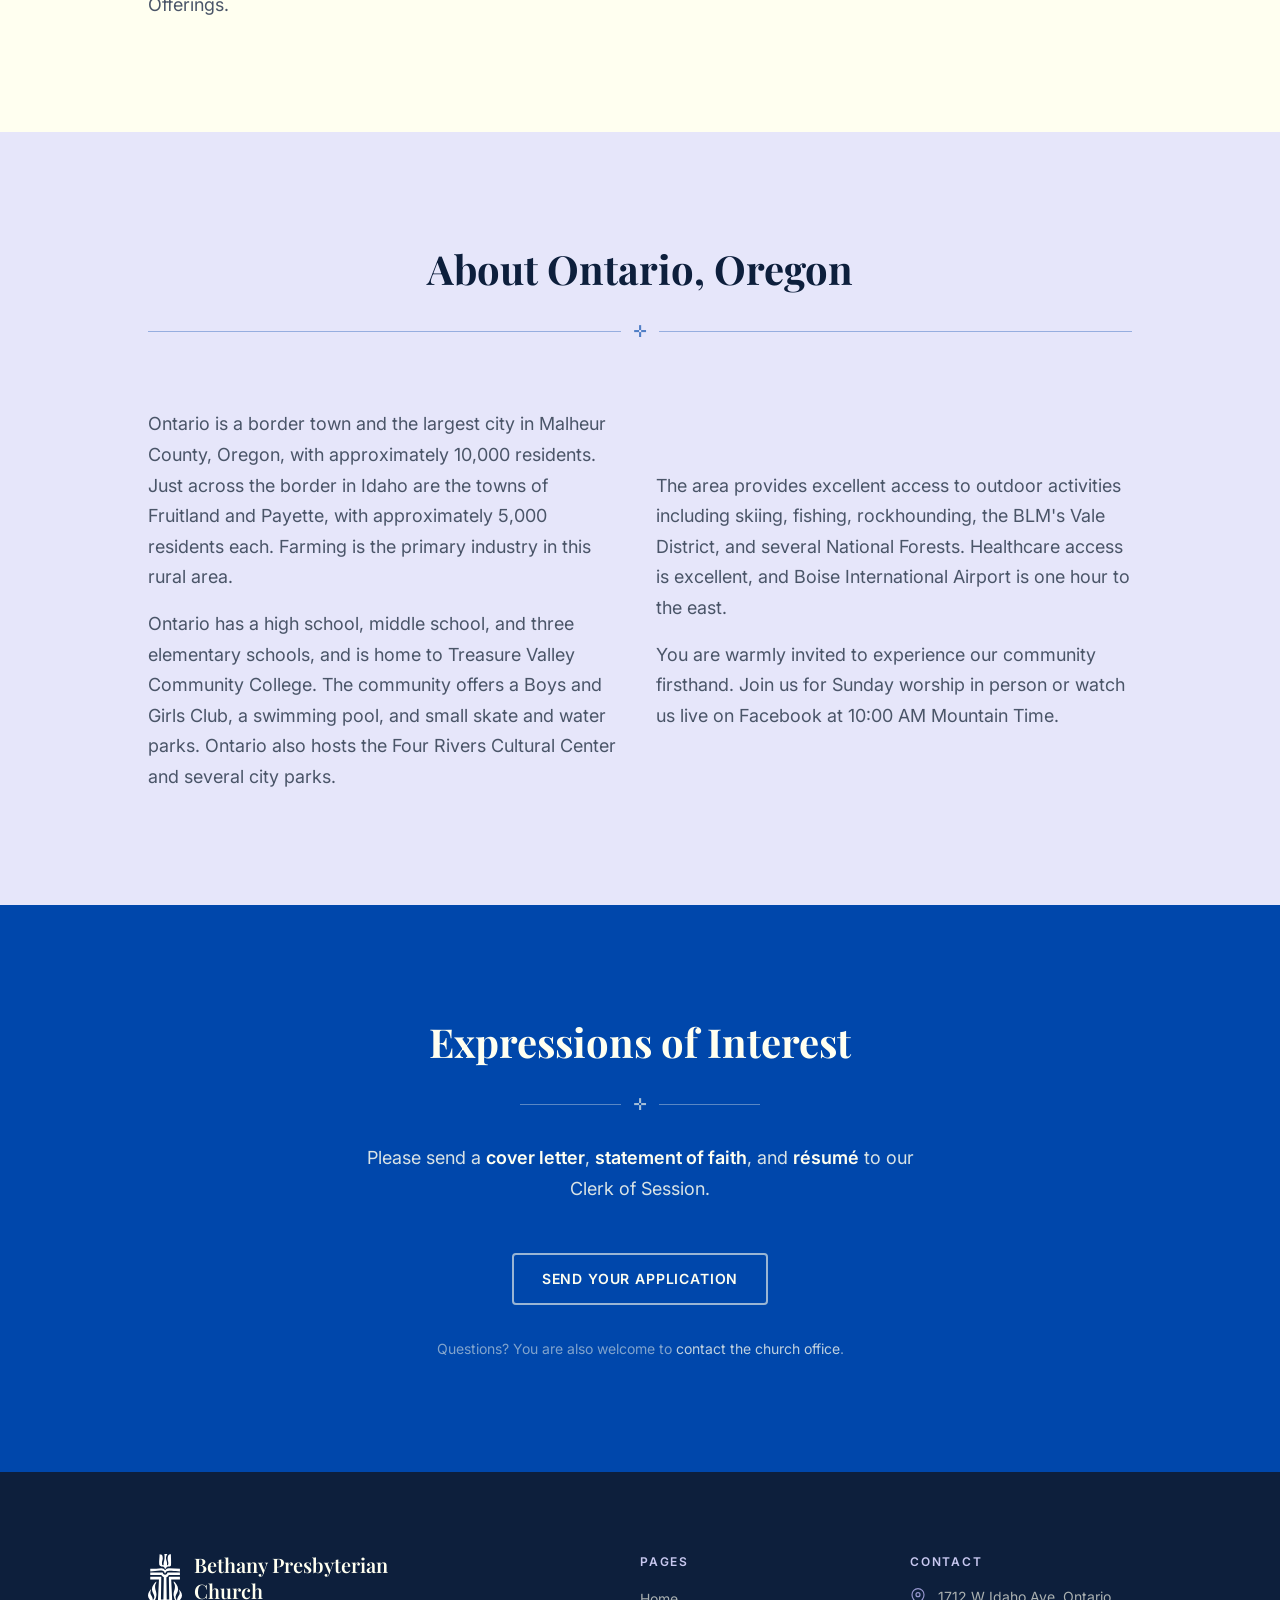
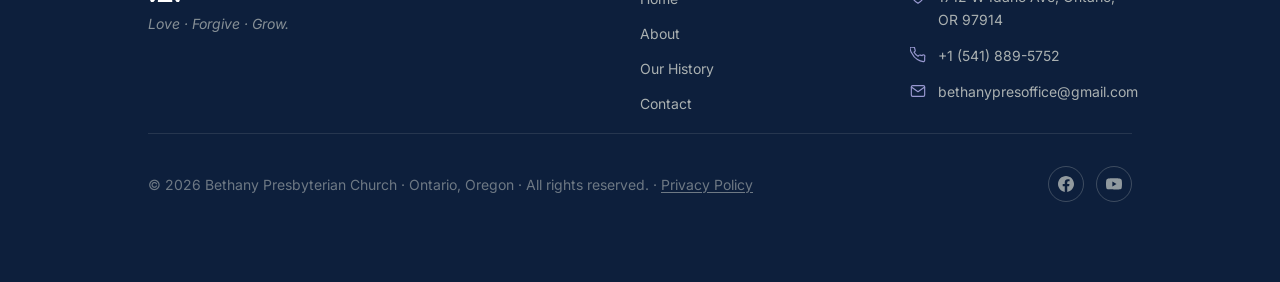
<file: pastor-opening.html>
<!DOCTYPE html>
<html lang="en">
<head>
  <meta charset="UTF-8">
  <meta name="viewport" content="width=device-width, initial-scale=1.0">
  <meta name="description" content="Bethany Presbyterian Church in Ontario, Oregon is seeking a part-time pastor. Learn about the position, our congregation, and how to apply.">

  <title>Pastoral Opening — Bethany Presbyterian Church</title>

  <meta property="og:title"       content="Pastoral Opening · Bethany Presbyterian Church">
  <meta property="og:description" content="Bethany Presbyterian Church is seeking a part-time pastor. Learn about the position, our community, and how to express interest.">
  <meta property="og:type"        content="website">
  <meta property="og:url"         content="https://www.bethanypresbyterianontario.com/pastor-opening.html">

  <link rel="icon" type="image/svg+xml" href="./images/emblem-color.svg">

  <link rel="preconnect" href="https://fonts.googleapis.com">
  <link rel="preconnect" href="https://fonts.gstatic.com" crossorigin>
  <link href="https://fonts.googleapis.com/css2?family=Playfair+Display:ital,wght@0,400;0,600;0,700;1,400;1,600&family=Inter:wght@300;400;500;600&display=swap" rel="stylesheet">

  <link rel="stylesheet" href="./css/style.css">
</head>

<body>

  <a class="skip-link" href="#main-content">Skip to main content</a>
  <div class="nav-overlay" aria-hidden="true"></div>

  <!-- ═══════════════════════════════════════════════
       HEADER
       ═══════════════════════════════════════════════ -->
  <header class="site-header" role="banner">
    <div class="container header__inner">
      <a href="./index.html" class="header__logo" aria-label="Bethany Presbyterian Church — Home">
        <img src="./images/emblem-color.svg" alt="" aria-hidden="true" width="31" height="44">
        <span class="header__church-name">
          <span class="header__name-main">Bethany</span>
          <span class="header__name-sub">Presbyterian Church</span>
        </span>
      </a>

      <button class="nav-toggle"
              aria-expanded="false"
              aria-controls="main-nav"
              aria-label="Open navigation menu">
        <span class="nav-toggle__bar"></span>
        <span class="nav-toggle__bar"></span>
        <span class="nav-toggle__bar"></span>
      </button>

      <nav id="main-nav" class="main-nav" aria-label="Main navigation">
        <ul class="nav__list" role="list">
          <li><a href="./index.html"   class="nav__link">Home</a></li>
          <li><a href="./about.html"   class="nav__link">About</a></li>
          <li><a href="./history.html" class="nav__link">History</a></li>
          <li><a href="./contact.html" class="nav__link">Contact</a></li>
          <li><a href="https://secure.myvanco.com/L-ZZ5J" class="nav__link nav__link--give"
             rel="noopener noreferrer" target="_blank"
             aria-label="Give online to Bethany Presbyterian Church">Give</a></li>
        </ul>
      </nav>
    </div>
  </header>


  <!-- ═══════════════════════════════════════════════
       MAIN CONTENT
       ═══════════════════════════════════════════════ -->
  <main id="main-content">


    <!-- ─── PAGE BANNER ────────────────────────────── -->
    <div class="page-banner" role="banner" aria-label="Pastoral Opening">
      <div class="page-banner__content">
        <div class="divider divider--ivory" aria-hidden="true" style="max-width:200px; margin-inline:auto; margin-bottom:1rem;">
          <span class="divider__cross">✛</span>
        </div>
        <h1 class="page-banner__title">Pastoral Opening</h1>
        <p class="page-banner__subtitle">Bethany Presbyterian Church · Ontario, Oregon</p>
      </div>
    </div>


    <!-- ─── INTRO ───────────────────────────────────── -->
    <section class="section section--ivory" aria-labelledby="intro-heading">
      <div class="container container--narrow" style="text-align: center;">
        <p style="font-size: var(--text-xs); font-weight: 600; letter-spacing: 0.15em; text-transform: uppercase; color: var(--clr-muted); margin-bottom: var(--space-2);">
	Posted May 2026 · Position <strong>open</strong>
        </p>
        <h2 id="intro-heading" class="section__heading">We Are Seeking a Pastor</h2>
        <div class="divider divider--cobalt" aria-hidden="true" style="max-width:240px; margin-inline:auto;">
          <span class="divider__cross">✛</span>
        </div>
        <p class="section__lead" style="margin-inline: auto;">
          Bethany Presbyterian Church (USA) is a small but very active congregation
          located in Ontario, Oregon. After nearly a decade of faithful leadership from
          Reverend Linda Toth, we are seeking a part-time pastor for up to 20 hours
          per week on a renewable contract basis. We hope you'll read on and consider
          whether God might be calling you to join us.
        </p>
      </div>
    </section>


    <!-- ─── ABOUT THE POSITION ──────────────────────── -->
    <section class="section section--lavender" aria-labelledby="position-heading">
      <div class="container">

        <header class="section__header">
          <h2 id="position-heading" class="section__heading">About the Position</h2>
          <div class="divider divider--cobalt" aria-hidden="true">
            <span class="divider__cross">✛</span>
          </div>
        </header>

        <div class="grid-2">

          <div>
            <h3 style="font-family: var(--font-serif); font-size: var(--text-lg); color: var(--clr-cobalt); margin-bottom: var(--space-3);">Role &amp; Responsibilities</h3>
            <p class="section__body" style="margin-inline: 0; margin-top: 0;">
              Our new pastor will serve as moderator of the session and congregation
              as appointed by the Snake River Presbytery Commission on Ministry. As
              ministry leader, the pastor will lead worship and preach at regular
              Sunday services and special services authorized by the session, and
              administer the Sacraments as agreed with session.
            </p>
            <p class="section__body" style="margin-inline: 0; margin-top: var(--space-4);">
              The pastor will maintain office time for administrative duties, worship
              service preparation, and work with session and its committees, and will
              be available for emergency contact and special celebrations for
              congregation members.
            </p>
            <p class="section__body" style="margin-inline: 0; margin-top: var(--space-4);">
              The session and other congregational leaders share an active role in
              these responsibilities. We see this work as a partnership. We expect our
              pastor to set healthy boundaries around this part-time role, and the
              session commits to honouring those boundaries. To this end, session
              provides committees on worship, mission, buildings and grounds, and
              décor, as well as committees on budget and finance, personnel, financial
              audit, and nominating.
            </p>
          </div>

          <div>
            <h3 style="font-family: var(--font-serif); font-size: var(--text-lg); color: var(--clr-cobalt); margin-bottom: var(--space-3);">Terms &amp; Benefits</h3>
            <ul style="list-style: none; padding: 0; margin: 0; display: flex; flex-direction: column; gap: var(--space-3);">
              <li style="display: flex; gap: var(--space-3); align-items: flex-start;">
                <svg aria-hidden="true" style="flex-shrink:0; margin-top:3px;" width="20" height="20" viewBox="0 0 24 24" fill="none" stroke="var(--clr-cobalt)" stroke-width="2" stroke-linecap="round" stroke-linejoin="round"><polyline points="20 6 9 17 4 12"/></svg>
                <span style="font-size: var(--text-md); color: var(--clr-text);">Part-time · up to <strong>20 hours per week</strong></span>
              </li>
              <li style="display: flex; gap: var(--space-3); align-items: flex-start;">
                <svg aria-hidden="true" style="flex-shrink:0; margin-top:3px;" width="20" height="20" viewBox="0 0 24 24" fill="none" stroke="var(--clr-cobalt)" stroke-width="2" stroke-linecap="round" stroke-linejoin="round"><polyline points="20 6 9 17 4 12"/></svg>
                <span style="font-size: var(--text-md); color: var(--clr-text);"><strong>Renewable contract</strong> basis</span>
              </li>
              <li style="display: flex; gap: var(--space-3); align-items: flex-start;">
                <svg aria-hidden="true" style="flex-shrink:0; margin-top:3px;" width="20" height="20" viewBox="0 0 24 24" fill="none" stroke="var(--clr-cobalt)" stroke-width="2" stroke-linecap="round" stroke-linejoin="round"><polyline points="20 6 9 17 4 12"/></svg>
                <span style="font-size: var(--text-md); color: var(--clr-text);"><strong>4 weeks' vacation</strong> (including Sundays)</span>
              </li>
              <li style="display: flex; gap: var(--space-3); align-items: flex-start;">
                <svg aria-hidden="true" style="flex-shrink:0; margin-top:3px;" width="20" height="20" viewBox="0 0 24 24" fill="none" stroke="var(--clr-cobalt)" stroke-width="2" stroke-linecap="round" stroke-linejoin="round"><polyline points="20 6 9 17 4 12"/></svg>
                <span style="font-size: var(--text-md); color: var(--clr-text);"><strong>2 weeks' study leave</strong> (including Sundays)</span>
              </li>
              <li style="display: flex; gap: var(--space-3); align-items: flex-start;">
                <svg aria-hidden="true" style="flex-shrink:0; margin-top:3px;" width="20" height="20" viewBox="0 0 24 24" fill="none" stroke="var(--clr-slate)" stroke-width="2" stroke-linecap="round" stroke-linejoin="round"><circle cx="12" cy="12" r="10"/><line x1="12" y1="8" x2="12" y2="12"/><line x1="12" y1="16" x2="12.01" y2="16"/></svg>
                <span style="font-size: var(--text-md); color: var(--clr-text-muted);">Pension and medical benefits are not currently offered</span>
              </li>
            </ul>
          </div>

        </div>
      </div>
    </section>


    <!-- ─── ABOUT US ─────────────────────────────────── -->
    <section class="section section--ivory" aria-labelledby="about-us-heading">
      <div class="container">

        <header class="section__header">
          <h2 id="about-us-heading" class="section__heading">About Our Congregation</h2>
          <div class="divider divider--cobalt" aria-hidden="true">
            <span class="divider__cross">✛</span>
          </div>
          <p class="section__lead" style="margin-inline: auto; max-width: 60ch; text-align: center;">
            We like to describe ourselves as <em>joyful rebels</em>, decidedly Presbyterian,
            and equally willing to challenge "how we've always done things."
          </p>
        </header>

        <div class="grid-2">

          <div>
            <h3 style="font-family: var(--font-serif); font-size: var(--text-lg); color: var(--clr-cobalt); margin-bottom: var(--space-3);">Who We Are</h3>
            <p class="section__body" style="margin-inline: 0; margin-top: 0;">
              We are a <a href="https://www.presbyterianmission.org/ministries/matthew-25/" rel="noopener noreferrer" target="_blank">Matthew 25</a>
              church with approximately 36 members, most of whom are retired. Our worship
              services are live streamed. We are a warm and generous congregation, intentionally
              experimental, willing to make mistakes in good humour, and committed to being
              an inclusive and open community of faith.
            </p>
            <p class="section__body" style="margin-inline: 0; margin-top: var(--space-4);">
              We are decidedly Presbyterian, with a love for our theology, polity, and
              governance, but we also are willing to challenge "how we've always done things."
              We desire the direction and focus that a pastor provides, and we also see the
              work as a genuine partnership.
            </p>

            <h3 style="font-family: var(--font-serif); font-size: var(--text-lg); color: var(--clr-cobalt); margin-top: var(--space-8); margin-bottom: var(--space-3);">Community Involvement</h3>
            <p class="section__body" style="margin-inline: 0; margin-top: 0;">
              We participate in many programmes throughout our community. Several members
              have been actively involved in the leadership and volunteer effort of the
              Next Chapter Food Pantry and Garden since its founding in 2006. We support
              the Oregon Food Bank Grant, the Treasure Valley Community College Nursing
              School endowment, and other local organisations including Oasis House, Angel
              Wings, and many more. Denominationally, we support the PCUSA Special Offerings.
            </p>
          </div>

          <div>
            <h3 style="font-family: var(--font-serif); font-size: var(--text-lg); color: var(--clr-cobalt); margin-bottom: var(--space-3);">Communidad de Fe</h3>
            <p class="section__body" style="margin-inline: 0; margin-top: 0;">
              We are home to a Spanish-speaking congregation nested within our building.
              As Covid shutdowns were being lifted, Comunidad de Fe found themselves
              outgrowing their pastor's home. The Holy Spirit led Pastor Ezequiel to
              stop at our church and ask about space to worship, and that same Spirit
              would not let Bethany say no.
            </p>
            <p class="section__body" style="margin-inline: 0; margin-top: var(--space-4);">
              We wrote up a Covenant, worked with Presbytery, and they moved in. The
              relationship is joyful and messy, and we don't always understand each other.
              Comunidad de Fe is more free-church and Pentecostal in their style; we are
              Presbyterian. Our unwritten commitment is to help each other be the best
              version of the people of God. They have brought life, joy, and little children
              into our midst.
            </p>
            <p class="section__body" style="margin-inline: 0; margin-top: var(--space-4);">
              The pastors of both congregations are responsible for maintaining a shared
              building calendar and for combined services several times a year. The
              Covenant is reviewed annually. As part of our covenant, Comunidad de Fe
              provides janitorial services and all seasonal grounds maintenance.
            </p>
          </div>

        </div>
      </div>
    </section>


    <!-- ─── ABOUT ONTARIO ────────────────────────────── -->
    <section class="section section--lavender" aria-labelledby="ontario-heading">
      <div class="container">

        <header class="section__header">
          <h2 id="ontario-heading" class="section__heading">About Ontario, Oregon</h2>
          <div class="divider divider--cobalt" aria-hidden="true">
            <span class="divider__cross">✛</span>
          </div>
        </header>

        <div class="grid-2">
          <div>
            <p class="section__body" style="margin-inline: 0; margin-top: 0;">
              Ontario is a border town and the largest city in Malheur County, Oregon,
              with approximately 10,000 residents. Just across the border in Idaho are
              the towns of Fruitland and Payette, with approximately 5,000 residents
              each. Farming is the primary industry in this rural area.
            </p>
            <p class="section__body" style="margin-inline: 0; margin-top: var(--space-4);">
              Ontario has a high school, middle school, and three elementary schools,
              and is home to Treasure Valley Community College. The community offers a
              Boys and Girls Club, a swimming pool, and small skate and water parks.
              Ontario also hosts the Four Rivers Cultural Center and several city parks.
            </p>
          </div>
          <div>
            <p class="section__body" style="margin-inline: 0; margin-top: 0;">
              The area provides excellent access to outdoor activities including skiing,
              fishing, rockhounding, the BLM's Vale District, and several National Forests.
              Healthcare access is excellent, and Boise International Airport is one hour
              to the east.
            </p>
            <p class="section__body" style="margin-inline: 0; margin-top: var(--space-4);">
              You are warmly invited to experience our community firsthand. Join us for
              Sunday worship in person or watch us live on
              <a href="https://www.facebook.com/BethanyPresbyterianChurch/live/" rel="noopener noreferrer" target="_blank">Facebook</a>
              at 10:00 AM Mountain Time.
            </p>
          </div>
        </div>

      </div>
    </section>


    <!-- ─── HOW TO APPLY ─────────────────────────────── -->
    <section class="section section--cobalt" aria-labelledby="apply-heading" style="text-align: center;">
      <div class="container container--narrow">

        <h2 id="apply-heading" class="section__heading section__heading--light">Expressions of Interest</h2>
        <div class="divider divider--ivory" aria-hidden="true" style="max-width:240px; margin-inline:auto;">
          <span class="divider__cross">✛</span>
        </div>
        <p style="color: rgba(255,255,240,0.85); max-width: 55ch; margin-inline: auto; font-size: var(--text-md); line-height: 1.75;">
          Please send a <strong style="color: var(--clr-ivory);">cover letter</strong>,
          <strong style="color: var(--clr-ivory);">statement of faith</strong>, and
          <strong style="color: var(--clr-ivory);">résumé</strong> to our Clerk of Session.
        </p>

        <div style="margin-top: var(--space-8);">
          <a href="#"
             id="apply-email-link"
             class="btn btn--outline-ivory"
             aria-label="Email our Clerk of Session to express interest in the pastoral position">
            Send Your Application
          </a>
        </div>

        <p style="color: rgba(255,255,240,0.5); font-size: var(--text-sm); margin-top: var(--space-6);">
          Questions? You are also welcome to
          <a href="./contact.html" style="color: rgba(255,255,240,0.75);">contact the church office</a>.
        </p>

      </div>
    </section>


  </main>


  <!-- ═══════════════════════════════════════════════
       FOOTER
       ═══════════════════════════════════════════════ -->
  <footer class="site-footer" role="contentinfo">
    <div class="container">
      <div class="footer__inner">

        <div>
          <div class="footer__brand">
            <img src="./images/emblem-white.svg" alt="" aria-hidden="true" width="34" height="48">
            <p class="footer__church-name">Bethany Presbyterian<br>Church</p>
          </div>
          <p class="footer__tagline">Love · Forgive · Grow.</p>
        </div>

        <nav aria-label="Footer navigation">
          <p class="footer__nav-heading">Pages</p>
          <ul class="footer__nav-list" role="list">
            <li><a href="./index.html"   class="footer__nav-link">Home</a></li>
            <li><a href="./about.html"   class="footer__nav-link">About</a></li>
            <li><a href="./history.html" class="footer__nav-link">Our History</a></li>
            <li><a href="./contact.html" class="footer__nav-link">Contact</a></li>
          </ul>
        </nav>

        <address>
          <p class="footer__nav-heading">Contact</p>
          <ul class="footer__contact-list" role="list">
            <li class="footer__contact-item">
              <svg aria-hidden="true" viewBox="0 0 24 24" fill="none" stroke="currentColor" stroke-width="1.75" stroke-linecap="round" stroke-linejoin="round">
                <path d="M21 10c0 7-9 13-9 13S3 17 3 10a9 9 0 1118 0z"/><circle cx="12" cy="10" r="3"/>
              </svg>
              <a href="https://maps.google.com/?q=1712+W+Idaho+Ave,+Ontario,+OR+97914" rel="noopener noreferrer" target="_blank">
                1712 W Idaho Ave, Ontario, OR 97914
              </a>
            </li>
            <li class="footer__contact-item">
              <svg aria-hidden="true" viewBox="0 0 24 24" fill="none" stroke="currentColor" stroke-width="1.75" stroke-linecap="round" stroke-linejoin="round">
                <path d="M22 16.92v3a2 2 0 01-2.18 2 19.79 19.79 0 01-8.63-3.07A19.5 19.5 0 013.07 9.81 19.79 19.79 0 01-.07 1.13 2 2 0 012 .08h3a2 2 0 012 1.72c.127.96.361 1.903.7 2.81a2 2 0 01-.45 2.11L6.09 7.91a16 16 0 006 6l1.27-1.27a2 2 0 012.11-.45c.907.339 1.85.573 2.81.7A2 2 0 0122 14.92v2z"/>
              </svg>
              <a href="#" data-obf="phone-church" data-obf-text></a>
            </li>
            <li class="footer__contact-item">
              <svg aria-hidden="true" viewBox="0 0 24 24" fill="none" stroke="currentColor" stroke-width="1.75" stroke-linecap="round" stroke-linejoin="round">
                <path d="M4 4h16c1.1 0 2 .9 2 2v12c0 1.1-.9 2-2 2H4c-1.1 0-2-.9-2-2V6c0-1.1.9-2 2-2z"/>
                <polyline points="22,6 12,13 2,6"/>
              </svg>
              <a href="#" data-obf="email-office" data-obf-text></a>
            </li>
          </ul>
        </address>

      </div>

      <div class="footer__bottom">
        <p class="footer__copyright">
          <small>&copy; <span id="footer-year"></span> Bethany Presbyterian Church · Ontario, Oregon · All rights reserved. · <a href="./privacy.html" class="footer__privacy-link">Privacy Policy</a></small>
        </p>
        <div class="footer__social-links" aria-label="Social media links">
          <a href="https://www.facebook.com/BethanyPresbyterianChurch/" class="footer__social-link" aria-label="Facebook" rel="noopener noreferrer" target="_blank">
            <svg aria-hidden="true" viewBox="0 0 24 24" fill="currentColor">
              <path d="M24 12.073c0-6.627-5.373-12-12-12s-12 5.373-12 12c0 5.99 4.388 10.954 10.125 11.854v-8.385H7.078v-3.47h3.047V9.43c0-3.007 1.792-4.669 4.533-4.669 1.312 0 2.686.235 2.686.235v2.953H15.83c-1.491 0-1.956.925-1.956 1.874v2.25h3.328l-.532 3.47h-2.796v8.385C19.612 23.027 24 18.062 24 12.073z"/>
            </svg>
          </a>
          <a href="https://www.youtube.com/@BethanyPresbyterian-Ont" class="footer__social-link" aria-label="YouTube" rel="noopener noreferrer" target="_blank">
            <svg aria-hidden="true" viewBox="0 0 24 24" fill="currentColor">
              <path d="M23.498 6.186a3.016 3.016 0 00-2.122-2.136C19.505 3.545 12 3.545 12 3.545s-7.505 0-9.377.505A3.017 3.017 0 00.502 6.186C0 8.07 0 12 0 12s0 3.93.502 5.814a3.016 3.016 0 002.122 2.136c1.871.505 9.376.505 9.376.505s7.505 0 9.377-.505a3.015 3.015 0 002.122-2.136C24 15.93 24 12 24 12s0-3.93-.502-5.814zM9.545 15.568V8.432L15.818 12l-6.273 3.568z"/>
            </svg>
          </a>
        </div>
      </div>
    </div>
  </footer>

  <script>document.getElementById('footer-year').textContent = new Date().getFullYear();</script>
  <script src="./js/main.js"></script>
  <script>
    (function() {
      var u = atob('Y2F0d29tYW4zNjc3'); // base64-encoded username
      var d = 'yahoo' + '.com';
      var el = document.getElementById('apply-email-link');
      el.href = 'mailto:' + u + '\u0040' + d;
    })();
  </script>
  <script data-goatcounter="https://bethanyweb.goatcounter.com/count"
          async src="https://gc.zgo.at/count.js"></script>

</body>
</html>
</file>
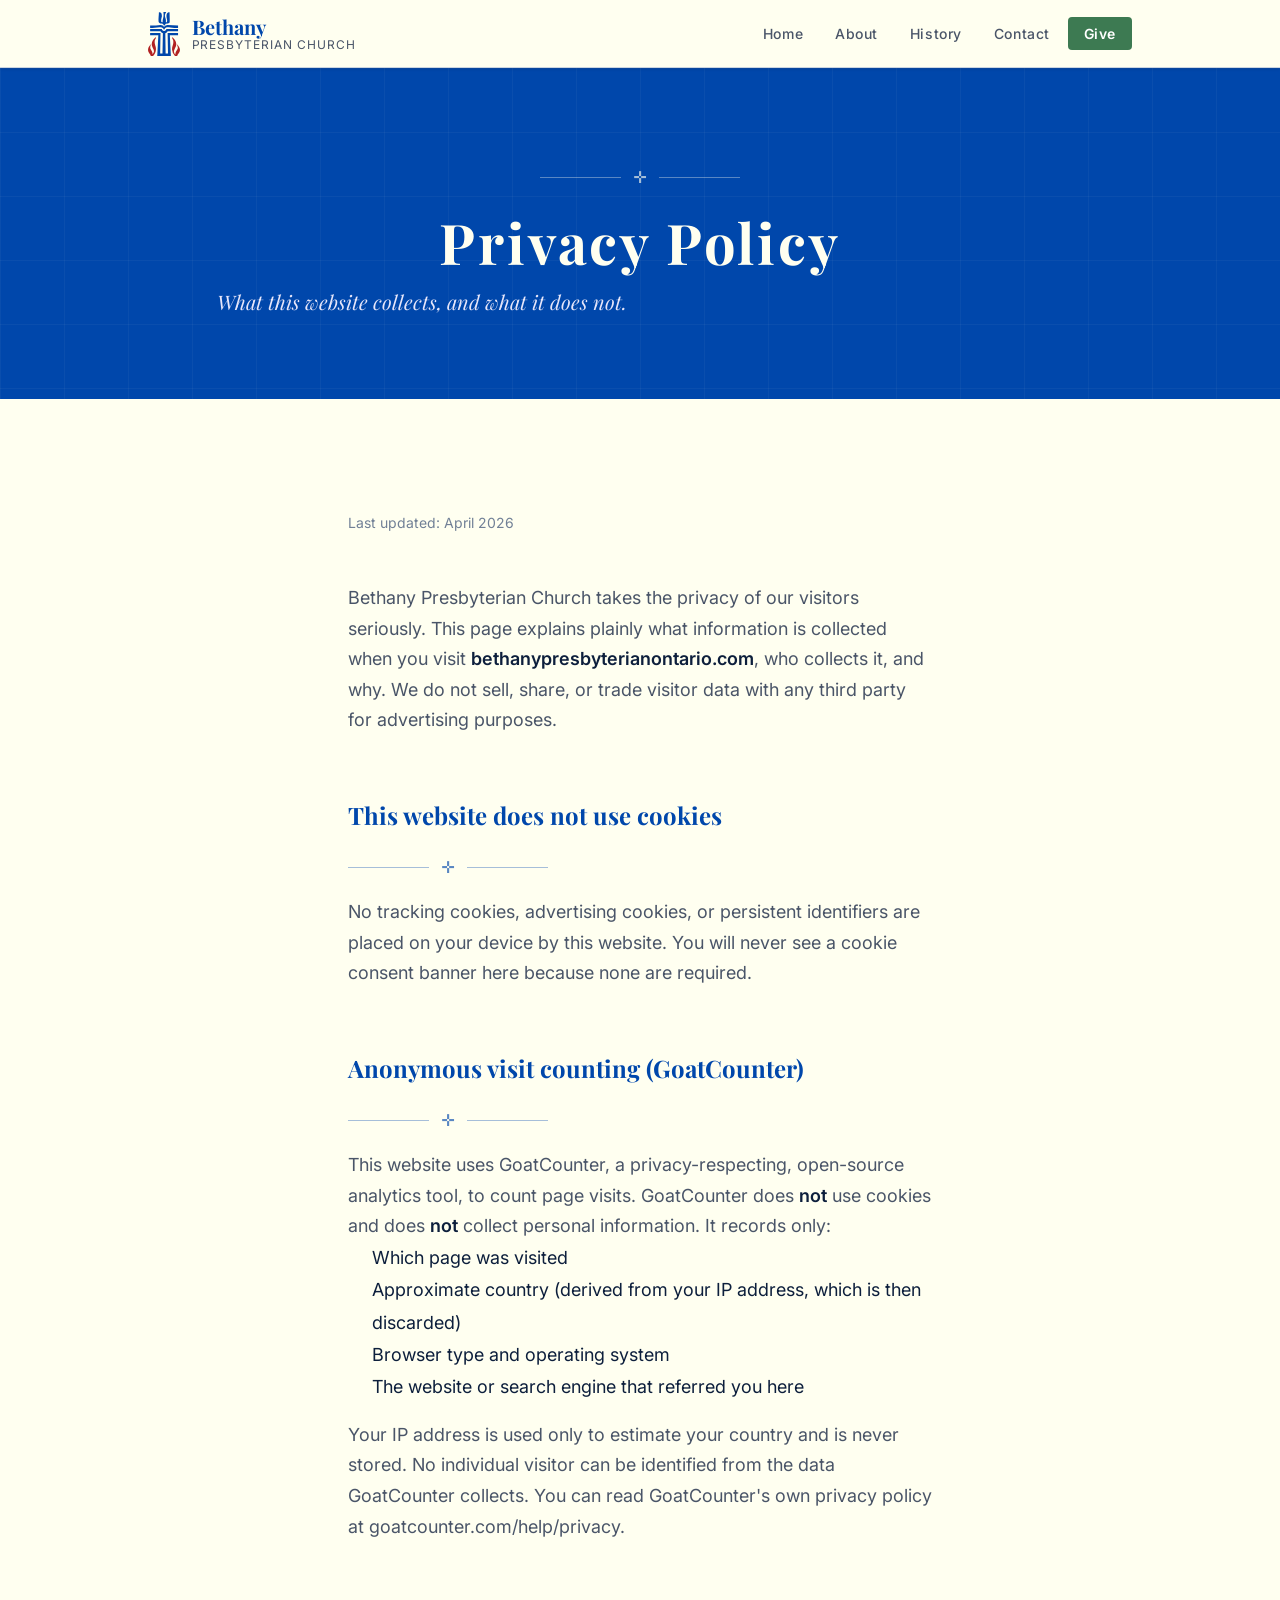
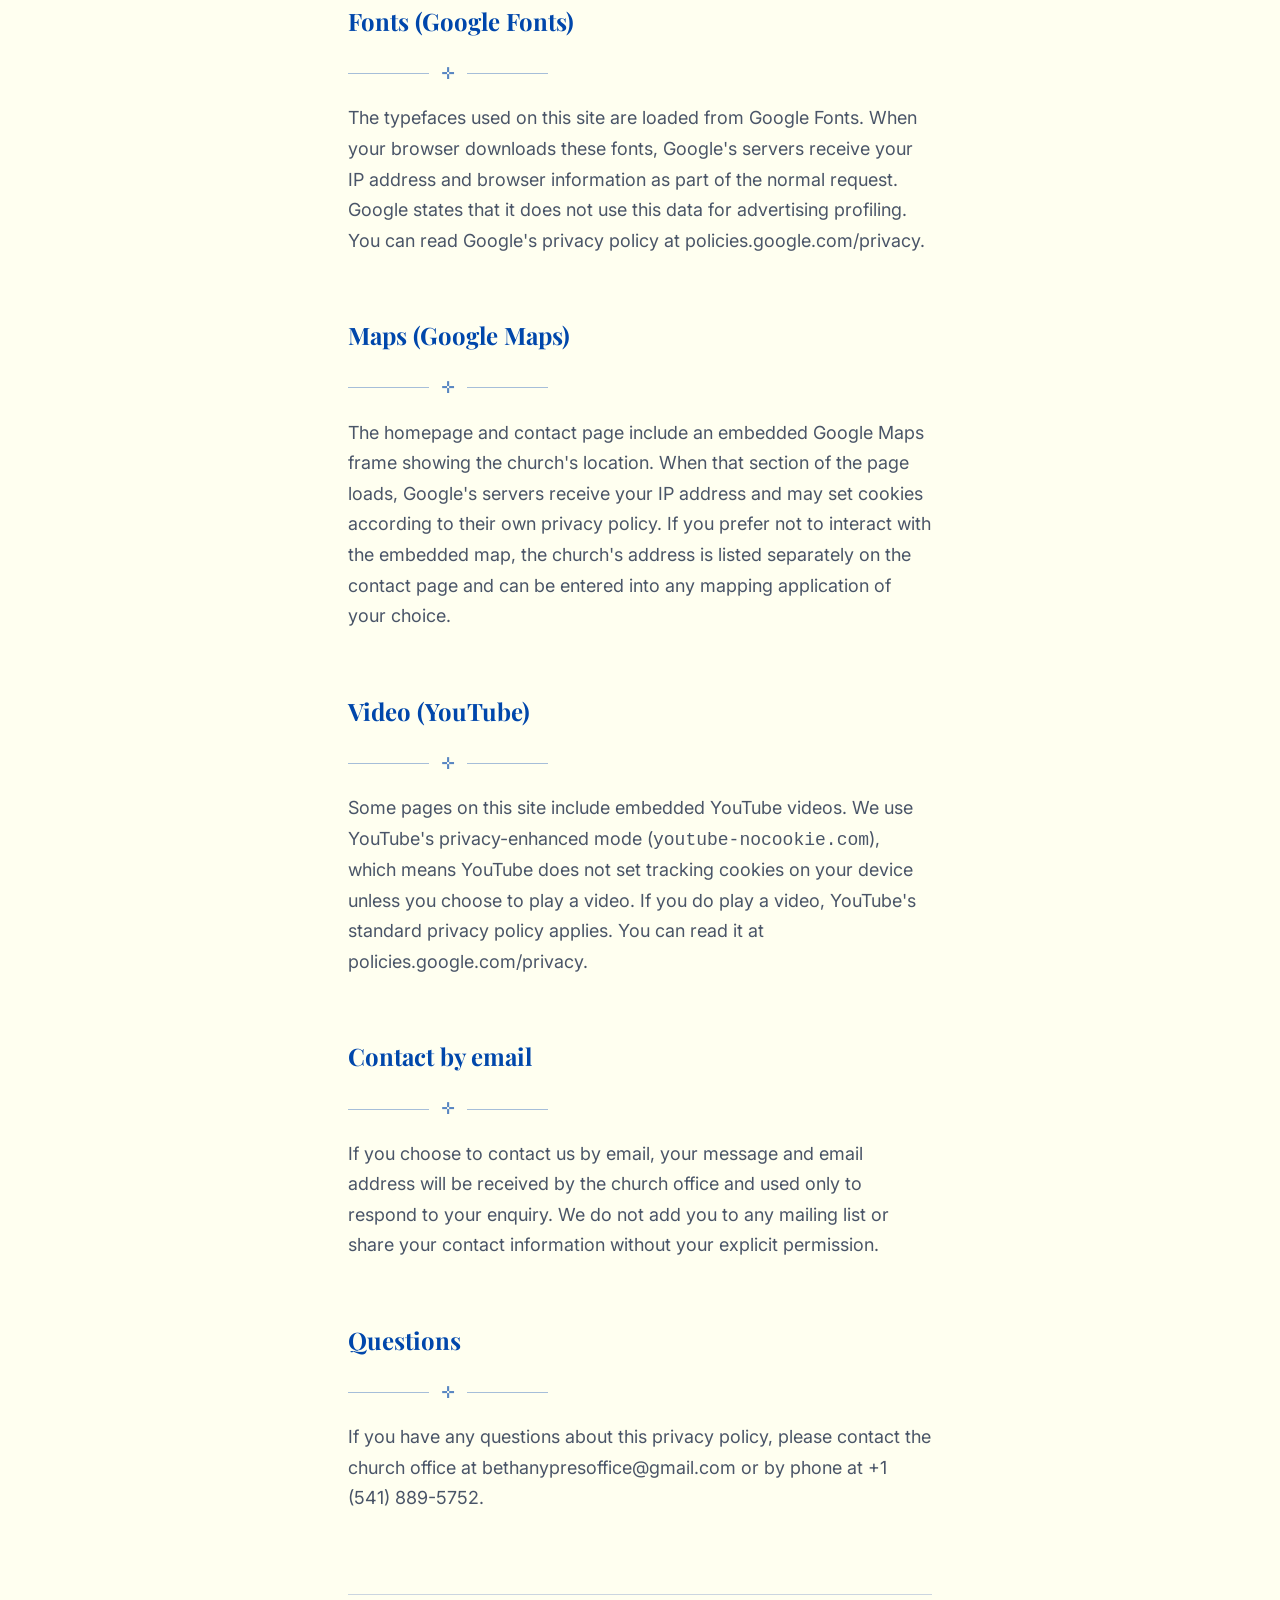
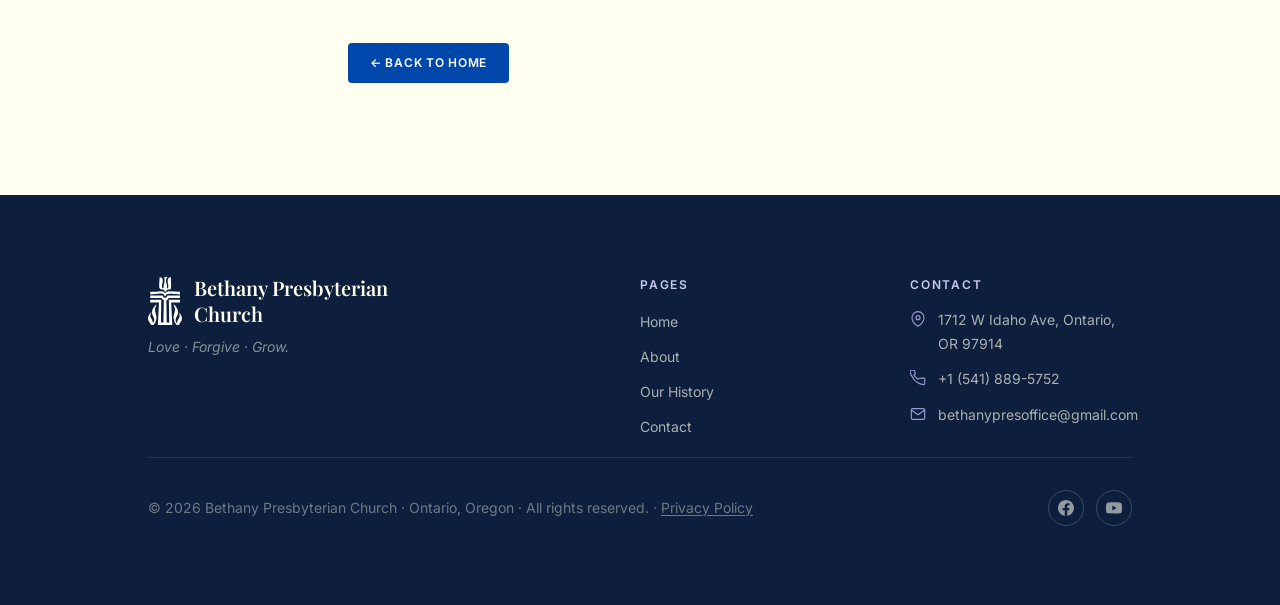
<file: privacy.html>
<!DOCTYPE html>
<html lang="en">
<head>
  <meta charset="UTF-8">
  <meta name="viewport" content="width=device-width, initial-scale=1.0">
  <meta name="description" content="Privacy policy for Bethany Presbyterian Church — what information this website collects and how it is used.">
  <meta name="robots" content="noindex">

  <title>Privacy Policy — Bethany Presbyterian Church</title>

  <meta property="og:title"       content="Privacy Policy · Bethany Presbyterian Church">
  <meta property="og:type"        content="website">
  <meta property="og:url"         content="https://www.bethanypresbyterianontario.com/privacy.html">

  <link rel="icon" type="image/svg+xml" href="./images/emblem-color.svg">

  <link rel="preconnect" href="https://fonts.googleapis.com">
  <link rel="preconnect" href="https://fonts.gstatic.com" crossorigin>
  <link href="https://fonts.googleapis.com/css2?family=Playfair+Display:ital,wght@0,400;0,600;0,700;1,400;1,600&family=Inter:wght@300;400;500;600&display=swap" rel="stylesheet">

  <link rel="stylesheet" href="./css/style.css">
</head>

<body>

  <a class="skip-link" href="#main-content">Skip to main content</a>
  <div class="nav-overlay" aria-hidden="true"></div>

  <!-- ═══════════════════════════════════════════════
       HEADER
       ═══════════════════════════════════════════════ -->
  <header class="site-header" role="banner">
    <div class="container header__inner">
      <a href="./index.html" class="header__logo" aria-label="Bethany Presbyterian Church — Home">
        <img src="./images/emblem-color.svg" alt="" aria-hidden="true" width="31" height="44">
        <span class="header__church-name">
          <span class="header__name-main">Bethany</span>
          <span class="header__name-sub">Presbyterian Church</span>
        </span>
      </a>

      <button class="nav-toggle"
              aria-expanded="false"
              aria-controls="main-nav"
              aria-label="Open navigation menu">
        <span class="nav-toggle__bar"></span>
        <span class="nav-toggle__bar"></span>
        <span class="nav-toggle__bar"></span>
      </button>

      <nav id="main-nav" class="main-nav" aria-label="Main navigation">
        <ul class="nav__list" role="list">
          <li><a href="./index.html"   class="nav__link">Home</a></li>
          <li><a href="./about.html"   class="nav__link">About</a></li>
          <li><a href="./history.html" class="nav__link">History</a></li>
          <li><a href="./contact.html" class="nav__link">Contact</a></li>
          <li><a href="https://secure.myvanco.com/L-ZZ5J" class="nav__link nav__link--give"
             rel="noopener noreferrer" target="_blank"
             aria-label="Give online to Bethany Presbyterian Church">Give</a></li>
        </ul>
      </nav>
    </div>
  </header>


  <!-- ═══════════════════════════════════════════════
       MAIN CONTENT
       ═══════════════════════════════════════════════ -->
  <main id="main-content">


    <!-- ─── PAGE BANNER ────────────────────────────── -->
    <div class="page-banner" role="banner" aria-label="Privacy Policy">
      <div class="page-banner__content">
        <div class="divider divider--ivory" aria-hidden="true" style="max-width:200px; margin-inline:auto; margin-bottom:1rem;">
          <span class="divider__cross">✛</span>
        </div>
        <h1 class="page-banner__title">Privacy Policy</h1>
        <p class="page-banner__subtitle">What this website collects, and what it does not.</p>
      </div>
    </div>


    <!-- ─── POLICY CONTENT ─────────────────────────── -->
    <section class="section section--ivory" aria-labelledby="privacy-heading">
      <div class="container container--narrow">

        <p style="font-size: var(--text-sm); color: var(--clr-muted); margin-bottom: var(--space-8);">
          Last updated: April 2026
        </p>

        <p class="section__body" style="margin-inline: 0; margin-top: 0;">
          Bethany Presbyterian Church takes the privacy of our visitors seriously.
          This page explains plainly what information is collected when you visit
          <strong>bethanypresbyterianontario.com</strong>, who collects it, and why.
          We do not sell, share, or trade visitor data with any third party for
          advertising purposes.
        </p>


        <!-- ── No cookies ── -->
        <h2 id="privacy-heading" style="font-family: var(--font-serif); font-size: var(--text-xl); color: var(--clr-cobalt); margin-top: var(--space-10); margin-bottom: var(--space-2);">
          This website does not use cookies
        </h2>
        <div class="divider divider--cobalt" aria-hidden="true" style="max-width: 200px; margin-inline: 0; margin-bottom: var(--space-4);">
          <span class="divider__cross">✛</span>
        </div>
        <p class="section__body" style="margin-inline: 0; margin-top: 0;">
          No tracking cookies, advertising cookies, or persistent identifiers are placed
          on your device by this website. You will never see a cookie consent banner here
          because none are required.
        </p>


        <!-- ── Analytics ── -->
        <h2 style="font-family: var(--font-serif); font-size: var(--text-xl); color: var(--clr-cobalt); margin-top: var(--space-10); margin-bottom: var(--space-2);">
          Anonymous visit counting (GoatCounter)
        </h2>
        <div class="divider divider--cobalt" aria-hidden="true" style="max-width: 200px; margin-inline: 0; margin-bottom: var(--space-4);">
          <span class="divider__cross">✛</span>
        </div>
        <p class="section__body" style="margin-inline: 0; margin-top: 0;">
          This website uses <a href="https://www.goatcounter.com" rel="noopener noreferrer" target="_blank">GoatCounter</a>,
          a privacy-respecting, open-source analytics tool, to count page visits.
          GoatCounter does <strong>not</strong> use cookies and does <strong>not</strong>
          collect personal information. It records only:
        </p>
        <ul style="font-size: var(--text-md); color: var(--clr-text); line-height: 1.8; padding-left: 1.5rem; margin-bottom: var(--space-4);">
          <li>Which page was visited</li>
          <li>Approximate country (derived from your IP address, which is then discarded)</li>
          <li>Browser type and operating system</li>
          <li>The website or search engine that referred you here</li>
        </ul>
        <p class="section__body" style="margin-inline: 0; margin-top: 0;">
          Your IP address is used only to estimate your country and is never stored.
          No individual visitor can be identified from the data GoatCounter collects.
          You can read GoatCounter's own privacy policy at
          <a href="https://www.goatcounter.com/help/privacy" rel="noopener noreferrer" target="_blank">goatcounter.com/help/privacy</a>.
        </p>


        <!-- ── Google Fonts ── -->
        <h2 style="font-family: var(--font-serif); font-size: var(--text-xl); color: var(--clr-cobalt); margin-top: var(--space-10); margin-bottom: var(--space-2);">
          Fonts (Google Fonts)
        </h2>
        <div class="divider divider--cobalt" aria-hidden="true" style="max-width: 200px; margin-inline: 0; margin-bottom: var(--space-4);">
          <span class="divider__cross">✛</span>
        </div>
        <p class="section__body" style="margin-inline: 0; margin-top: 0;">
          The typefaces used on this site are loaded from
          <a href="https://fonts.google.com" rel="noopener noreferrer" target="_blank">Google Fonts</a>.
          When your browser downloads these fonts, Google's servers receive your IP address
          and browser information as part of the normal request. Google states that it does
          not use this data for advertising profiling. You can read Google's privacy policy
          at <a href="https://policies.google.com/privacy" rel="noopener noreferrer" target="_blank">policies.google.com/privacy</a>.
        </p>


        <!-- ── Google Maps ── -->
        <h2 style="font-family: var(--font-serif); font-size: var(--text-xl); color: var(--clr-cobalt); margin-top: var(--space-10); margin-bottom: var(--space-2);">
          Maps (Google Maps)
        </h2>
        <div class="divider divider--cobalt" aria-hidden="true" style="max-width: 200px; margin-inline: 0; margin-bottom: var(--space-4);">
          <span class="divider__cross">✛</span>
        </div>
        <p class="section__body" style="margin-inline: 0; margin-top: 0;">
          The homepage and contact page include an embedded Google Maps frame showing
          the church's location. When that section of the page loads, Google's servers
          receive your IP address and may set cookies according to their own privacy policy.
          If you prefer not to interact with the embedded map, the church's address is listed
          separately on the <a href="./contact.html">contact page</a> and can be entered
          into any mapping application of your choice.
        </p>


        <!-- ── YouTube ── -->
        <h2 style="font-family: var(--font-serif); font-size: var(--text-xl); color: var(--clr-cobalt); margin-top: var(--space-10); margin-bottom: var(--space-2);">
          Video (YouTube)
        </h2>
        <div class="divider divider--cobalt" aria-hidden="true" style="max-width: 200px; margin-inline: 0; margin-bottom: var(--space-4);">
          <span class="divider__cross">✛</span>
        </div>
        <p class="section__body" style="margin-inline: 0; margin-top: 0;">
          Some pages on this site include embedded YouTube videos. We use YouTube's
          privacy-enhanced mode (<code>youtube-nocookie.com</code>), which means YouTube
          does not set tracking cookies on your device unless you choose to play a video.
          If you do play a video, YouTube's standard privacy policy applies. You can read
          it at <a href="https://policies.google.com/privacy" rel="noopener noreferrer" target="_blank">policies.google.com/privacy</a>.
        </p>


        <!-- ── Contact ── -->
        <h2 style="font-family: var(--font-serif); font-size: var(--text-xl); color: var(--clr-cobalt); margin-top: var(--space-10); margin-bottom: var(--space-2);">
          Contact by email
        </h2>
        <div class="divider divider--cobalt" aria-hidden="true" style="max-width: 200px; margin-inline: 0; margin-bottom: var(--space-4);">
          <span class="divider__cross">✛</span>
        </div>
        <p class="section__body" style="margin-inline: 0; margin-top: 0;">
          If you choose to contact us by email, your message and email address will be
          received by the church office and used only to respond to your enquiry. We do
          not add you to any mailing list or share your contact information without your
          explicit permission.
        </p>


        <!-- ── Questions ── -->
        <h2 style="font-family: var(--font-serif); font-size: var(--text-xl); color: var(--clr-cobalt); margin-top: var(--space-10); margin-bottom: var(--space-2);">
          Questions
        </h2>
        <div class="divider divider--cobalt" aria-hidden="true" style="max-width: 200px; margin-inline: 0; margin-bottom: var(--space-4);">
          <span class="divider__cross">✛</span>
        </div>
        <p class="section__body" style="margin-inline: 0; margin-top: 0;">
          If you have any questions about this privacy policy, please contact the
          church office at
          <a href="#" data-obf="email-office" data-obf-text></a>
          or by phone at <a href="#" data-obf="phone-church" data-obf-text></a>.
        </p>

        <div style="margin-top: var(--space-12); padding-top: var(--space-8); border-top: 1px solid var(--clr-silver);">
          <a href="./index.html" class="btn btn--primary btn--sm">← Back to Home</a>
        </div>

      </div>
    </section>


  </main>


  <!-- ═══════════════════════════════════════════════
       FOOTER
       ═══════════════════════════════════════════════ -->
  <footer class="site-footer" role="contentinfo">
    <div class="container">
      <div class="footer__inner">

        <div>
          <div class="footer__brand">
            <img src="./images/emblem-white.svg" alt="" aria-hidden="true" width="34" height="48">
            <p class="footer__church-name">Bethany Presbyterian<br>Church</p>
          </div>
          <p class="footer__tagline">Love · Forgive · Grow.</p>
        </div>

        <nav aria-label="Footer navigation">
          <p class="footer__nav-heading">Pages</p>
          <ul class="footer__nav-list" role="list">
            <li><a href="./index.html"   class="footer__nav-link">Home</a></li>
            <li><a href="./about.html"   class="footer__nav-link">About</a></li>
            <li><a href="./history.html" class="footer__nav-link">Our History</a></li>
            <li><a href="./contact.html" class="footer__nav-link">Contact</a></li>
          </ul>
        </nav>

        <address>
          <p class="footer__nav-heading">Contact</p>
          <ul class="footer__contact-list" role="list">
            <li class="footer__contact-item">
              <svg aria-hidden="true" viewBox="0 0 24 24" fill="none" stroke="currentColor" stroke-width="1.75" stroke-linecap="round" stroke-linejoin="round">
                <path d="M21 10c0 7-9 13-9 13S3 17 3 10a9 9 0 1118 0z"/><circle cx="12" cy="10" r="3"/>
              </svg>
              <a href="https://maps.google.com/?q=1712+W+Idaho+Ave,+Ontario,+OR+97914" rel="noopener noreferrer" target="_blank">
                1712 W Idaho Ave, Ontario, OR 97914
              </a>
            </li>
            <li class="footer__contact-item">
              <svg aria-hidden="true" viewBox="0 0 24 24" fill="none" stroke="currentColor" stroke-width="1.75" stroke-linecap="round" stroke-linejoin="round">
                <path d="M22 16.92v3a2 2 0 01-2.18 2 19.79 19.79 0 01-8.63-3.07A19.5 19.5 0 013.07 9.81 19.79 19.79 0 01-.07 1.13 2 2 0 012 .08h3a2 2 0 012 1.72c.127.96.361 1.903.7 2.81a2 2 0 01-.45 2.11L6.09 7.91a16 16 0 006 6l1.27-1.27a2 2 0 012.11-.45c.907.339 1.85.573 2.81.7A2 2 0 0122 14.92v2z"/>
              </svg>
              <a href="#" data-obf="phone-church" data-obf-text></a>
            </li>
            <li class="footer__contact-item">
              <svg aria-hidden="true" viewBox="0 0 24 24" fill="none" stroke="currentColor" stroke-width="1.75" stroke-linecap="round" stroke-linejoin="round">
                <path d="M4 4h16c1.1 0 2 .9 2 2v12c0 1.1-.9 2-2 2H4c-1.1 0-2-.9-2-2V6c0-1.1.9-2 2-2z"/>
                <polyline points="22,6 12,13 2,6"/>
              </svg>
              <a href="#" data-obf="email-office" data-obf-text></a>
            </li>
          </ul>
        </address>

      </div>

      <div class="footer__bottom">
        <p class="footer__copyright">
          <small>&copy; <span id="footer-year"></span> Bethany Presbyterian Church · Ontario, Oregon · All rights reserved. · <a href="./privacy.html" class="footer__privacy-link">Privacy Policy</a></small>
        </p>
        <div class="footer__social-links" aria-label="Social media links">
          <a href="https://www.facebook.com/BethanyPresbyterianChurch/" class="footer__social-link" aria-label="Facebook" rel="noopener noreferrer" target="_blank">
            <svg aria-hidden="true" viewBox="0 0 24 24" fill="currentColor">
              <path d="M24 12.073c0-6.627-5.373-12-12-12s-12 5.373-12 12c0 5.99 4.388 10.954 10.125 11.854v-8.385H7.078v-3.47h3.047V9.43c0-3.007 1.792-4.669 4.533-4.669 1.312 0 2.686.235 2.686.235v2.953H15.83c-1.491 0-1.956.925-1.956 1.874v2.25h3.328l-.532 3.47h-2.796v8.385C19.612 23.027 24 18.062 24 12.073z"/>
            </svg>
          </a>
          <a href="https://www.youtube.com/@BethanyPresbyterian-Ont" class="footer__social-link" aria-label="YouTube" rel="noopener noreferrer" target="_blank">
            <svg aria-hidden="true" viewBox="0 0 24 24" fill="currentColor">
              <path d="M23.498 6.186a3.016 3.016 0 00-2.122-2.136C19.505 3.545 12 3.545 12 3.545s-7.505 0-9.377.505A3.017 3.017 0 00.502 6.186C0 8.07 0 12 0 12s0 3.93.502 5.814a3.016 3.016 0 002.122 2.136c1.871.505 9.376.505 9.376.505s7.505 0 9.377-.505a3.015 3.015 0 002.122-2.136C24 15.93 24 12 24 12s0-3.93-.502-5.814zM9.545 15.568V8.432L15.818 12l-6.273 3.568z"/>
            </svg>
          </a>
        </div>
      </div>
    </div>
  </footer>

  <script>document.getElementById('footer-year').textContent = new Date().getFullYear();</script>
  <script src="./js/main.js"></script>
  <script data-goatcounter="https://bethanyweb.goatcounter.com/count"
          async src="https://gc.zgo.at/count.js"></script>

</body>
</html>
</file>
<file: css/style.css>
/* ============================================================
   Bethany Presbyterian Church — Main Stylesheet
   bethanypresbyterianontario.com

   Table of Contents:
    1.  Custom Properties (Design Tokens)
    2.  Reset & Base
    3.  Typography
    4.  Layout Utilities
    5.  Buttons
    6.  Decorative Elements
    7.  Site Header & Navigation
    8.  Mobile Navigation
    9.  Hero Section
   10.  Section Defaults
   11.  Welcome / Mission Section
   12.  Worship Times Section
   13.  Connect Section (Livestream & Give)
   14.  Location Section (Map & Address)
   15.  Social Section
   16.  Page Banner (inner pages)
   17.  About Page
   18.  Contact Page
   19.  Site Footer
   20.  Accessibility Utilities
   21.  Media Queries
   ============================================================ */


/* ============================================================
   1. CUSTOM PROPERTIES
   ============================================================ */

:root {
  /* --- Brand Colors --- */
  --clr-cobalt:        #0047AB;
  --clr-cobalt-dark:   #003380;
  --clr-cobalt-mid:    #0052CC;
  --clr-cobalt-pale:   #D6E4FF;
  --clr-ivory:         #FFFFF0;
  --clr-ivory-dark:    #F0F0DC;
  --clr-lavender:      #E6E6FA;
  --clr-lavender-mid:  #C8C8F0;
  --clr-lavender-dark: #9898D0;
  --clr-sage:          #3D7A52;
  --clr-sage-dark:     #2D5C3D;
  --clr-sage-light:    #EAF4EE;
  --clr-gold:          #C8960C;
  --clr-gold-dark:     #A67A08;
  --clr-gold-light:    #FFF3CD;

  /* --- Neutrals --- */
  --clr-navy:   #0D1F3C;
  --clr-slate:  #4A5568;
  --clr-muted:  #718096;
  --clr-silver: #CBD5E0;
  --clr-cloud:  #EDF2F7;
  --clr-white:  #FFFFFF;

  /* --- Semantic Aliases --- */
  --clr-text:       var(--clr-navy);
  --clr-text-muted: var(--clr-slate);
  --clr-bg:         var(--clr-ivory);
  --clr-primary:    var(--clr-cobalt);

  /* --- Typography --- */
  --font-serif: 'Playfair Display', Georgia, 'Times New Roman', serif;
  --font-sans:  'Inter', system-ui, -apple-system, BlinkMacSystemFont, sans-serif;

  /* --- Type Scale (fluid where appropriate, fixed otherwise) --- */
  --text-xs:   0.75rem;
  --text-sm:   0.875rem;
  --text-base: 1rem;
  --text-md:   1.125rem;
  --text-lg:   1.25rem;
  --text-xl:   1.5rem;
  --text-2xl:  2rem;
  --text-3xl:  2.5rem;

  /* --- Spacing Scale --- */
  --space-1:  0.25rem;
  --space-2:  0.5rem;
  --space-3:  0.75rem;
  --space-4:  1rem;
  --space-5:  1.5rem;
  --space-6:  2rem;
  --space-8:  3rem;
  --space-10: 4rem;
  --space-12: 5rem;
  --space-16: 7rem;

  /* --- Layout --- */
  --container-max: 1080px;
  --container-pad: 1.25rem;
  --header-height: 68px;

  /* --- Borders --- */
  --radius-sm:   4px;
  --radius-md:   8px;
  --radius-lg:   16px;
  --radius-full: 9999px;

  /* --- Shadows --- */
  --shadow-sm: 0 1px 3px rgba(0,0,0,0.10), 0 1px 2px rgba(0,0,0,0.06);
  --shadow-md: 0 4px 12px rgba(0,0,0,0.10), 0 2px 4px rgba(0,0,0,0.06);
  --shadow-lg: 0 10px 40px rgba(0,0,0,0.12), 0 4px 8px rgba(0,0,0,0.06);

  /* --- Transitions --- */
  --transition-fast: 150ms ease;
  --transition-base: 250ms ease;
}


/* ============================================================
   2. RESET & BASE
   ============================================================ */

*, *::before, *::after {
  box-sizing: border-box;
  margin: 0;
  padding: 0;
}

html {
  scroll-behavior: smooth;
  font-size: 16px;
  -webkit-text-size-adjust: 100%;
}

body {
  font-family: var(--font-sans);
  font-size: var(--text-base);
  line-height: 1.7;
  color: var(--clr-text);
  background-color: var(--clr-bg);
  -webkit-font-smoothing: antialiased;
  -moz-osx-font-smoothing: grayscale;
}

img, svg {
  display: block;
  max-width: 100%;
}

a {
  color: inherit;
  text-decoration: none;
}

a:hover {
  text-decoration: underline;
}

ul {
  list-style: none;
}

address {
  font-style: normal;
}

iframe {
  border: 0;
}

/* Remove default button styles */
button {
  font-family: inherit;
  cursor: pointer;
  background: none;
  border: none;
}


/* ============================================================
   3. TYPOGRAPHY
   ============================================================ */

h1, h2, h3, h4, h5, h6 {
  font-family: var(--font-serif);
  font-weight: 700;
  line-height: 1.25;
  color: var(--clr-text);
}

h1 { font-size: clamp(2.5rem, 7vw, 5rem); }
h2 { font-size: clamp(1.75rem, 4vw, 2.5rem); }
h3 { font-size: clamp(1.2rem, 3vw, 1.5rem); }
h4 { font-size: var(--text-lg); }

p {
  max-width: 68ch;
  color: var(--clr-text-muted);
}

strong { font-weight: 600; color: var(--clr-text); }

small { font-size: var(--text-sm); }


/* ============================================================
   4. LAYOUT UTILITIES
   ============================================================ */

.container {
  width: 100%;
  max-width: var(--container-max);
  margin-inline: auto;
  padding-inline: var(--container-pad);
}

/* Narrower container for centered text content */
.container--narrow {
  max-width: 680px;
}

/* Two-column grid, collapses to one on mobile */
.grid-2 {
  display: grid;
  grid-template-columns: 1fr;
  gap: var(--space-6);
}

/* Two equal cards side-by-side */
.grid-cards {
  display: grid;
  grid-template-columns: 1fr;
  gap: var(--space-5);
}


/* ============================================================
   5. BUTTONS
   ============================================================ */

.btn {
  display: inline-flex;
  align-items: center;
  gap: var(--space-2);
  padding: 0.75rem 1.75rem;
  font-family: var(--font-sans);
  font-size: var(--text-sm);
  font-weight: 600;
  letter-spacing: 0.06em;
  text-transform: uppercase;
  border-radius: var(--radius-sm);
  text-decoration: none;
  transition: background-color var(--transition-fast),
              color var(--transition-fast),
              transform var(--transition-fast),
              box-shadow var(--transition-fast);
  cursor: pointer;
  border: 2px solid transparent;
  white-space: nowrap;
}

.btn:hover {
  text-decoration: none;
  transform: translateY(-1px);
  box-shadow: var(--shadow-md);
}

.btn:active {
  transform: translateY(0);
}

.btn:focus-visible {
  outline: 3px solid var(--clr-gold);
  outline-offset: 3px;
}

/* Gold "Watch Live" button — used in hero and connect section */
.btn--live {
  background-color: var(--clr-gold);
  color: var(--clr-white);
  border-color: var(--clr-gold);
}
.btn--live:hover {
  background-color: var(--clr-gold-dark);
  border-color: var(--clr-gold-dark);
  color: var(--clr-white);
}

/* Sage green "Give Online" button */
.btn--give {
  background-color: var(--clr-sage);
  color: var(--clr-white);
  border-color: var(--clr-sage);
}
.btn--give:hover {
  background-color: var(--clr-sage-dark);
  border-color: var(--clr-sage-dark);
  color: var(--clr-white);
}

/* Outline variant for cobalt backgrounds */
.btn--outline-ivory {
  background-color: transparent;
  color: var(--clr-ivory);
  border-color: rgba(255,255,240,0.6);
}
.btn--outline-ivory:hover {
  background-color: rgba(255,255,240,0.12);
  border-color: var(--clr-ivory);
  color: var(--clr-ivory);
}

/* Solid cobalt — used on light backgrounds */
.btn--primary {
  background-color: var(--clr-cobalt);
  color: var(--clr-white);
  border-color: var(--clr-cobalt);
}
.btn--primary:hover {
  background-color: var(--clr-cobalt-dark);
  border-color: var(--clr-cobalt-dark);
  color: var(--clr-white);
}

/* Small directions/utility button */
.btn--sm {
  padding: 0.5rem 1.25rem;
  font-size: var(--text-xs);
}


/* ============================================================
   6. DECORATIVE ELEMENTS
   ============================================================ */

/* Centered rule with cross symbol: ─── ✛ ─── */
.divider {
  display: flex;
  align-items: center;
  gap: var(--space-3);
  margin-block: var(--space-5);
}

.divider::before,
.divider::after {
  content: '';
  flex: 1;
  height: 1px;
  background-color: currentColor;
  opacity: 0.35;
}

.divider__cross {
  font-size: 1rem;
  opacity: 0.65;
  flex-shrink: 0;
}

/* Color variants */
.divider--ivory  { color: var(--clr-ivory); }
.divider--cobalt { color: var(--clr-cobalt); }
.divider--muted  { color: var(--clr-silver); }


/* ============================================================
   7. SITE HEADER & NAVIGATION
   ============================================================ */

.site-header {
  position: sticky;
  top: 0;
  z-index: 100;
  height: var(--header-height);
  background-color: var(--clr-ivory);
  border-bottom: 1px solid var(--clr-silver);
  box-shadow: var(--shadow-sm);
  transition: box-shadow var(--transition-base);
}

.site-header.scrolled {
  box-shadow: var(--shadow-md);
}

.header__inner {
  height: 100%;
  display: flex;
  align-items: center;
  justify-content: space-between;
  gap: var(--space-4);
}

/* Logo: icon + text */
.header__logo {
  display: flex;
  align-items: center;
  gap: var(--space-3);
  text-decoration: none;
  color: var(--clr-cobalt);
  flex-shrink: 0;
}

.header__logo:hover { text-decoration: none; }

.header__logo svg,
.header__logo img {
  width: auto;
  height: 44px;
  color: var(--clr-cobalt);
  flex-shrink: 0;
}

.header__church-name {
  display: flex;
  flex-direction: column;
  line-height: 1.15;
}

.header__name-main {
  font-family: var(--font-serif);
  font-size: var(--text-lg);
  font-weight: 700;
  color: var(--clr-cobalt);
}

.header__name-sub {
  font-family: var(--font-sans);
  font-size: var(--text-xs);
  font-weight: 400;
  letter-spacing: 0.08em;
  text-transform: uppercase;
  color: var(--clr-slate);
}

/* Desktop nav */
.main-nav {
  display: flex;
  align-items: center;
}

.nav__list {
  display: flex;
  align-items: center;
  gap: var(--space-1);
}

.nav__link {
  font-family: var(--font-sans);
  font-size: var(--text-sm);
  font-weight: 500;
  letter-spacing: 0.04em;
  color: var(--clr-slate);
  padding: 0.5rem 0.875rem;
  border-radius: var(--radius-sm);
  transition: color var(--transition-fast), background-color var(--transition-fast);
  text-decoration: none;
}

.nav__link:hover {
  color: var(--clr-cobalt);
  background-color: var(--clr-cobalt-pale);
  text-decoration: none;
}

.nav__link[aria-current="page"] {
  color: var(--clr-cobalt);
  font-weight: 600;
}

/* Donate shortcut in nav */
.nav__link--give {
  background-color: var(--clr-sage);
  color: var(--clr-white) !important;
  font-weight: 600;
  padding: 0.5rem 1rem;
}
.nav__link--give:hover {
  background-color: var(--clr-sage-dark);
  color: var(--clr-white) !important;
}


/* ============================================================
   8. MOBILE NAVIGATION
   ============================================================ */

/* Hamburger toggle button — hidden on desktop */
.nav-toggle {
  display: none;
  flex-direction: column;
  justify-content: center;
  align-items: center;
  gap: 5px;
  width: 44px;
  height: 44px;
  padding: var(--space-2);
  border-radius: var(--radius-sm);
  color: var(--clr-cobalt);
  flex-shrink: 0;
}

.nav-toggle:focus-visible {
  outline: 3px solid var(--clr-cobalt);
  outline-offset: 2px;
}

.nav-toggle__bar {
  display: block;
  width: 22px;
  height: 2px;
  background-color: currentColor;
  border-radius: 2px;
  transition: transform var(--transition-base), opacity var(--transition-fast);
  transform-origin: center;
}

/* Animate hamburger to X when open */
.nav-toggle[aria-expanded="true"] .nav-toggle__bar:nth-child(1) {
  transform: translateY(7px) rotate(45deg);
}
.nav-toggle[aria-expanded="true"] .nav-toggle__bar:nth-child(2) {
  opacity: 0;
  transform: scaleX(0);
}
.nav-toggle[aria-expanded="true"] .nav-toggle__bar:nth-child(3) {
  transform: translateY(-7px) rotate(-45deg);
}


/* ============================================================
   9. HERO SECTION
   ============================================================ */

.hero {
  min-height: calc(92vh - var(--header-height));
  background-color: var(--clr-cobalt); /* fallback colour if photo fails to load */
  background-image:
    linear-gradient(rgba(0, 40, 100, 0.70), rgba(0, 30, 80, 0.80)),
    url('../images/bethany_entrance.jpg');
  background-size: cover;
  background-position: center top;
  display: flex;
  align-items: center;
  justify-content: center;
  text-align: center;
  color: var(--clr-ivory);
  padding: var(--space-16) var(--container-pad);
  position: relative;
  overflow: hidden;
}

/* Subtle grid pattern overlay */
.hero::before {
  content: '';
  position: absolute;
  inset: 0;
  background-image:
    linear-gradient(rgba(255,255,240,0.04) 1px, transparent 1px),
    linear-gradient(90deg, rgba(255,255,240,0.04) 1px, transparent 1px);
  background-size: 64px 64px;
  pointer-events: none;
}

/* Radial vignette for depth */
.hero::after {
  content: '';
  position: absolute;
  inset: 0;
  background: radial-gradient(ellipse at center, transparent 50%, rgba(0,30,80,0.35) 100%);
  pointer-events: none;
}

.hero__content {
  position: relative;
  z-index: 1;
  max-width: 720px;
  width: 100%;
}

/* Eyebrow label above title */
.hero__eyebrow {
  font-family: var(--font-sans);
  font-size: var(--text-xs);
  font-weight: 500;
  letter-spacing: 0.25em;
  text-transform: uppercase;
  color: var(--clr-lavender-mid);
  margin-bottom: var(--space-4);
}

.hero__title {
  font-family: var(--font-serif);
  font-size: clamp(3.5rem, 10vw, 7rem);
  font-weight: 700;
  letter-spacing: 0.12em;
  text-transform: uppercase;
  color: var(--clr-ivory);
  line-height: 1;
  margin: 0;
}

.hero__subtitle {
  font-family: var(--font-serif);
  font-size: clamp(1rem, 2.5vw, 1.5rem);
  font-weight: 400;
  font-style: italic;
  color: var(--clr-lavender);
  margin-top: var(--space-2);
  letter-spacing: 0.04em;
}

.hero__location {
  font-family: var(--font-sans);
  font-size: var(--text-xs);
  font-weight: 400;
  letter-spacing: 0.2em;
  text-transform: uppercase;
  color: rgba(255,255,240,0.55);
  margin-top: var(--space-2);
}

.hero__actions {
  display: flex;
  flex-wrap: wrap;
  gap: var(--space-3);
  justify-content: center;
  margin-top: var(--space-8);
}

/* Live pulse indicator on the Watch Live button */
.live-dot {
  width: 8px;
  height: 8px;
  background-color: var(--clr-white);
  border-radius: 50%;
  flex-shrink: 0;
  animation: pulse 2s infinite;
}

@keyframes pulse {
  0%, 100% { opacity: 1; transform: scale(1); }
  50%       { opacity: 0.5; transform: scale(0.85); }
}


/* ============================================================
   10. SECTION DEFAULTS
   ============================================================ */

.section {
  padding-block: var(--space-16);
}

/* Background variants */
.section--ivory   { background-color: var(--clr-ivory); }
.section--white   { background-color: var(--clr-white); }
.section--lavender { background-color: var(--clr-lavender); }
.section--cobalt  { background-color: var(--clr-cobalt); }
.section--navy    { background-color: var(--clr-navy); }
.section--cloud   { background-color: var(--clr-cloud); }

.section__header {
  text-align: center;
  margin-bottom: var(--space-10);
}

.section__heading {
  font-family: var(--font-serif);
  font-size: clamp(1.75rem, 4vw, 2.5rem);
  color: var(--clr-navy);
}

/* Light heading for dark section backgrounds */
.section__heading--light { color: var(--clr-ivory); }
.section__heading--cobalt { color: var(--clr-cobalt); }

.section__lead {
  font-family: var(--font-serif);
  font-size: clamp(1.05rem, 2.5vw, 1.2rem);
  font-style: italic;
  color: var(--clr-cobalt);
  max-width: 60ch;
  margin-inline: auto;
}

.section__body {
  font-size: var(--text-md);
  color: var(--clr-slate);
  max-width: 65ch;
  margin-inline: auto;
  margin-top: var(--space-4);
}


/* ============================================================
   11. WELCOME / MISSION SECTION
   ============================================================ */

.welcome {
  text-align: center;
}

.welcome .divider {
  max-width: 320px;
  margin-inline: auto;
}


/* ============================================================
   12. WORSHIP TIMES SECTION
   ============================================================ */

.worship-card {
  background-color: var(--clr-white);
  border: 1px solid var(--clr-lavender-mid);
  border-radius: var(--radius-lg);
  padding: var(--space-10) var(--space-8);
  text-align: center;
  max-width: 480px;
  margin-inline: auto;
  box-shadow: var(--shadow-md);
}

.worship-card__icon {
  width: 48px;
  height: 48px;
  margin-inline: auto;
  margin-bottom: var(--space-5);
  color: var(--clr-cobalt);
}

.worship-card__day {
  font-family: var(--font-sans);
  font-size: var(--text-xs);
  font-weight: 600;
  letter-spacing: 0.18em;
  text-transform: uppercase;
  color: var(--clr-cobalt);
  margin-bottom: var(--space-2);
  max-width: none;
}

.worship-card__time {
  font-family: var(--font-serif);
  font-size: clamp(1.75rem, 5vw, 2.5rem);
  font-weight: 700;
  color: var(--clr-navy);
  line-height: 1.2;
  max-width: none;
}

.worship-card__note {
  font-size: var(--text-sm);
  color: var(--clr-muted);
  margin-top: var(--space-3);
  max-width: none;
}

.worship-card__rule {
  border: none;
  border-top: 1px solid var(--clr-lavender-mid);
  margin-block: var(--space-5);
}

.worship-card__address {
  font-size: var(--text-sm);
  color: var(--clr-slate);
  line-height: 1.6;
  max-width: none;
  margin-bottom: var(--space-5);
}


/* ============================================================
   13. CONNECT SECTION (LIVESTREAM & GIVE)
   ============================================================ */

.connect {
  text-align: center;
}

.connect .section__header p {
  color: rgba(255,255,240,0.75);
  max-width: 55ch;
  margin-inline: auto;
  margin-top: var(--space-3);
  font-size: var(--text-md);
}

/* Cards on cobalt background */
.action-card {
  background-color: rgba(255,255,255,0.08);
  border: 1px solid rgba(255,255,240,0.18);
  border-radius: var(--radius-lg);
  padding: var(--space-10) var(--space-8);
  text-align: center;
  transition: background-color var(--transition-base), transform var(--transition-base);
}

.action-card:hover {
  background-color: rgba(255,255,255,0.13);
  transform: translateY(-3px);
}

.action-card__icon {
  width: 52px;
  height: 52px;
  margin-inline: auto;
  margin-bottom: var(--space-5);
  color: var(--clr-lavender);
}

.action-card__title {
  font-family: var(--font-serif);
  font-size: var(--text-xl);
  font-weight: 600;
  color: var(--clr-ivory);
  margin-bottom: var(--space-3);
}

.action-card__body {
  font-size: var(--text-sm);
  color: rgba(255,255,240,0.70);
  max-width: 34ch;
  margin-inline: auto;
  margin-bottom: var(--space-6);
}


/* ============================================================
   14. LOCATION SECTION (MAP & ADDRESS)
   ============================================================ */

.location__grid {
  display: grid;
  grid-template-columns: 1fr;
  gap: var(--space-8);
  align-items: start;
}

.map-container {
  border-radius: var(--radius-lg);
  overflow: hidden;
  box-shadow: var(--shadow-lg);
  line-height: 0; /* Remove gap under iframe */
  border: 1px solid var(--clr-silver);
}

.map-container iframe {
  width: 100%;
  height: 340px;
  display: block;
}

/* ── Responsive video embed ─────────────────────────────────── */
.video-container {
  position: relative;
  width: 100%;
  aspect-ratio: 16 / 9;
  border-radius: var(--radius-lg);
  overflow: hidden;
  box-shadow: var(--shadow-lg);
  background-color: #000;
}

/* Portrait videos (filmed on a phone / Facebook Live) */
.video-container--portrait {
  aspect-ratio: 9 / 16;
  max-width: 380px;
  margin-inline: auto;
}

.video-container iframe {
  position: absolute;
  inset: 0;
  width: 100%;
  height: 100%;
  display: block;
  border: 0;
}

.contact-details {
  display: flex;
  flex-direction: column;
  gap: var(--space-6);
}

.contact-detail {
  display: flex;
  align-items: flex-start;
  gap: var(--space-4);
}

.contact-detail__icon {
  width: 24px;
  height: 24px;
  color: var(--clr-cobalt);
  flex-shrink: 0;
  margin-top: 2px;
}

.contact-detail__label {
  font-family: var(--font-sans);
  font-size: var(--text-xs);
  font-weight: 600;
  letter-spacing: 0.12em;
  text-transform: uppercase;
  color: var(--clr-cobalt);
  margin-bottom: var(--space-1);
}

.contact-detail__value {
  font-size: var(--text-base);
  color: var(--clr-slate);
  max-width: none;
  line-height: 1.6;
}

.contact-detail a {
  color: var(--clr-cobalt);
  text-decoration: underline;
  text-decoration-color: transparent;
  transition: text-decoration-color var(--transition-fast);
}
.contact-detail a:hover {
  text-decoration-color: var(--clr-cobalt);
}


/* ============================================================
   15. SOCIAL SECTION
   ============================================================ */

.social {
  text-align: center;
  padding-block: var(--space-12);
  border-top: 1px solid var(--clr-lavender-mid);
  border-bottom: 1px solid var(--clr-lavender-mid);
}

.social__links {
  display: flex;
  flex-wrap: wrap;
  gap: var(--space-4);
  justify-content: center;
  margin-top: var(--space-6);
}

.social__link {
  display: inline-flex;
  align-items: center;
  gap: var(--space-2);
  padding: 0.75rem 1.5rem;
  font-size: var(--text-sm);
  font-weight: 600;
  border-radius: var(--radius-full);
  border: 2px solid currentColor;
  transition: background-color var(--transition-fast), color var(--transition-fast);
  text-decoration: none;
}

.social__link:hover { text-decoration: none; }

.social__link--facebook {
  color: #1877F2;
}
.social__link--facebook:hover {
  background-color: #1877F2;
  color: var(--clr-white);
}

.social__link--youtube {
  color: #FF0000;
}
.social__link--youtube:hover {
  background-color: #FF0000;
  color: var(--clr-white);
}

.social__link svg {
  width: 20px;
  height: 20px;
  flex-shrink: 0;
}


/* ============================================================
   16. PAGE BANNER (inner pages: About, Contact)
   ============================================================ */

.page-banner {
  background-color: var(--clr-cobalt);
  padding: var(--space-12) var(--container-pad);
  text-align: center;
  color: var(--clr-ivory);
  position: relative;
  overflow: hidden;
  background-size: cover;
  background-position: center;
}

.page-banner::before {
  content: '';
  position: absolute;
  inset: 0;
  background-image:
    linear-gradient(rgba(255,255,240,0.04) 1px, transparent 1px),
    linear-gradient(90deg, rgba(255,255,240,0.04) 1px, transparent 1px);
  background-size: 64px 64px;
  pointer-events: none;
}

.page-banner__content {
  position: relative;
  z-index: 1;
}

.page-banner__title {
  font-family: var(--font-serif);
  font-size: clamp(2rem, 6vw, 3.5rem);
  font-weight: 700;
  color: var(--clr-ivory);
  letter-spacing: 0.05em;
}

.page-banner__subtitle {
  font-family: var(--font-serif);
  font-style: italic;
  font-size: var(--text-lg);
  color: var(--clr-lavender);
  margin-top: var(--space-2);
}

.page-banner .divider {
  max-width: 280px;
  margin-inline: auto;
  margin-top: var(--space-4);
  margin-bottom: 0;
}

@media (min-width: 1024px) {
  .page-banner--about {
    background-position: center 35%;
  }
}


/* ============================================================
   17. ABOUT PAGE
   ============================================================ */

/* Belief cards grid */
.beliefs-grid {
  display: grid;
  grid-template-columns: 1fr;
  gap: var(--space-5);
  margin-top: var(--space-8);
}

.belief-card {
  background-color: var(--clr-white);
  border: 1px solid var(--clr-lavender-mid);
  border-top: 3px solid var(--clr-cobalt);
  border-radius: var(--radius-md);
  padding: var(--space-6) var(--space-5);
  box-shadow: var(--shadow-sm);
}

.belief-card__title {
  font-family: var(--font-serif);
  font-size: var(--text-lg);
  color: var(--clr-navy);
  margin-bottom: var(--space-3);
}

.belief-card__body {
  font-size: var(--text-base);
  color: var(--clr-slate);
  max-width: none;
}

/* PCUSA badge / affiliation note */
.pcusa-affiliation {
  display: flex;
  align-items: center;
  gap: var(--space-4);
  padding: var(--space-5) var(--space-6);
  background-color: var(--clr-cobalt-pale);
  border: 1px solid var(--clr-lavender-mid);
  border-left: 4px solid var(--clr-cobalt);
  border-radius: var(--radius-md);
  margin-top: var(--space-8);
}

.pcusa-affiliation p {
  font-size: var(--text-sm);
  color: var(--clr-slate);
  max-width: none;
  margin: 0;
}

.pcusa-affiliation a {
  color: var(--clr-cobalt);
  font-weight: 600;
  text-decoration: underline;
}


/* ============================================================
   18. CONTACT PAGE
   ============================================================ */

/* Contact info cards at top of page */
.contact-cards {
  display: grid;
  grid-template-columns: 1fr;
  gap: var(--space-4);
  margin-bottom: var(--space-10);
}

.contact-card {
  background-color: var(--clr-white);
  border: 1px solid var(--clr-lavender-mid);
  border-radius: var(--radius-md);
  padding: var(--space-6);
  display: flex;
  align-items: flex-start;
  gap: var(--space-4);
  box-shadow: var(--shadow-sm);
  min-width: 0;
}

/* Text container inside the card — must be 0 to allow shrinking in flexbox */
.contact-card > div:not(.contact-card__icon) {
  min-width: 0;
  flex: 1;
}

.contact-card__icon {
  width: 40px;
  height: 40px;
  background-color: var(--clr-cobalt-pale);
  border-radius: var(--radius-md);
  display: flex;
  align-items: center;
  justify-content: center;
  color: var(--clr-cobalt);
  flex-shrink: 0;
}

.contact-card__icon svg {
  width: 20px;
  height: 20px;
}

.contact-card__label {
  font-size: var(--text-xs);
  font-weight: 600;
  letter-spacing: 0.12em;
  text-transform: uppercase;
  color: var(--clr-cobalt);
  margin-bottom: var(--space-1);
}

.contact-card__value {
  font-size: var(--text-base);
  color: var(--clr-slate);
  max-width: none;
  line-height: 1.6;
  overflow-wrap: break-word;
  word-break: break-word;
}

.contact-card a {
  color: var(--clr-cobalt);
  text-decoration: underline;
  text-decoration-color: transparent;
  transition: text-decoration-color var(--transition-fast);
}
.contact-card a:hover { text-decoration-color: var(--clr-cobalt); }

/* Contact form */
.contact-form {
  background-color: var(--clr-white);
  border: 1px solid var(--clr-lavender-mid);
  border-radius: var(--radius-lg);
  padding: var(--space-8) var(--space-6);
  box-shadow: var(--shadow-md);
}

.form-grid {
  display: grid;
  grid-template-columns: 1fr;
  gap: var(--space-4);
}

.form-field {
  display: flex;
  flex-direction: column;
  gap: var(--space-2);
}

.form-field label {
  font-family: var(--font-sans);
  font-size: var(--text-sm);
  font-weight: 600;
  color: var(--clr-navy);
}

.form-field input,
.form-field textarea,
.form-field select {
  font-family: var(--font-sans);
  font-size: var(--text-base);
  color: var(--clr-navy);
  background-color: var(--clr-ivory);
  border: 1.5px solid var(--clr-silver);
  border-radius: var(--radius-sm);
  padding: 0.65rem 0.875rem;
  transition: border-color var(--transition-fast), box-shadow var(--transition-fast);
  width: 100%;
}

.form-field input:focus,
.form-field textarea:focus,
.form-field select:focus {
  outline: none;
  border-color: var(--clr-cobalt);
  box-shadow: 0 0 0 3px var(--clr-cobalt-pale);
}

.form-field textarea {
  resize: vertical;
  min-height: 140px;
}

.form-note {
  font-size: var(--text-xs);
  color: var(--clr-muted);
  margin-top: var(--space-4);
  max-width: none;
}


/* ============================================================
   19. SITE FOOTER
   ============================================================ */

.site-footer {
  background-color: var(--clr-navy);
  color: rgba(255,255,240,0.75);
  padding-block: var(--space-12);
}

.footer__inner {
  display: grid;
  grid-template-columns: 1fr;
  gap: var(--space-8);
}

.footer__brand {
  display: flex;
  align-items: center;
  gap: var(--space-3);
}

.footer__brand svg,
.footer__brand img {
  width: auto;
  height: 48px;
  color: var(--clr-lavender-mid);
  flex-shrink: 0;
}

.footer__church-name {
  font-family: var(--font-serif);
  font-size: var(--text-lg);
  font-weight: 600;
  color: var(--clr-ivory);
  max-width: none;
  line-height: 1.3;
}

.footer__tagline {
  font-size: var(--text-sm);
  font-style: italic;
  color: rgba(255,255,240,0.5);
  margin-top: var(--space-2);
  max-width: none;
}

.footer__nav-heading {
  font-family: var(--font-sans);
  font-size: var(--text-xs);
  font-weight: 600;
  letter-spacing: 0.15em;
  text-transform: uppercase;
  color: var(--clr-lavender-mid);
  margin-bottom: var(--space-3);
}

.footer__nav-list {
  display: flex;
  flex-direction: column;
  gap: var(--space-2);
}

.footer__nav-link {
  font-size: var(--text-sm);
  color: rgba(255,255,240,0.65);
  text-decoration: none;
  transition: color var(--transition-fast);
}
.footer__nav-link:hover {
  color: var(--clr-ivory);
  text-decoration: none;
}

.footer__contact-list {
  display: flex;
  flex-direction: column;
  gap: var(--space-3);
}

.footer__contact-item {
  display: flex;
  align-items: flex-start;
  gap: var(--space-3);
  font-size: var(--text-sm);
  color: rgba(255,255,240,0.65);
}

.footer__contact-item svg {
  width: 16px;
  height: 16px;
  color: var(--clr-lavender-dark);
  flex-shrink: 0;
  margin-top: 3px;
}

.footer__contact-item a {
  color: rgba(255,255,240,0.65);
  text-decoration: none;
  transition: color var(--transition-fast);
}
.footer__contact-item a:hover {
  color: var(--clr-ivory);
  text-decoration: none;
}

.footer__bottom {
  border-top: 1px solid rgba(255,255,240,0.1);
  margin-top: var(--space-4);
  padding-top: var(--space-6);
  display: flex;
  flex-wrap: wrap;
  align-items: center;
  justify-content: space-between;
  gap: var(--space-4);
}

.footer__copyright {
  font-size: var(--text-xs);
  color: rgba(255,255,240,0.4);
  max-width: none;
}

.footer__privacy-link {
  color: rgba(255,255,240,0.4);
  text-decoration: underline;
  text-underline-offset: 2px;
}

.footer__privacy-link:hover,
.footer__privacy-link:focus {
  color: rgba(255,255,240,0.75);
}

.footer__social-links {
  display: flex;
  gap: var(--space-3);
}

.footer__social-link {
  width: 36px;
  height: 36px;
  display: flex;
  align-items: center;
  justify-content: center;
  border-radius: var(--radius-full);
  border: 1px solid rgba(255,255,240,0.2);
  color: rgba(255,255,240,0.55);
  transition: color var(--transition-fast), border-color var(--transition-fast), background-color var(--transition-fast);
}

.footer__social-link:hover {
  color: var(--clr-ivory);
  border-color: rgba(255,255,240,0.5);
  background-color: rgba(255,255,240,0.08);
  text-decoration: none;
}

.footer__social-link svg {
  width: 16px;
  height: 16px;
}


/* ============================================================
   20. ACCESSIBILITY UTILITIES
   ============================================================ */


/* Skip navigation link — visible only on keyboard focus */
.skip-link {
  position: absolute;
  top: -100%;
  left: var(--space-4);
  padding: var(--space-2) var(--space-4);
  background-color: var(--clr-cobalt);
  color: var(--clr-white);
  font-weight: 600;
  font-size: var(--text-sm);
  border-radius: var(--radius-sm);
  z-index: 9999;
  text-decoration: none;
  transition: top var(--transition-fast);
}
.skip-link:focus {
  top: var(--space-2);
}

/* Visually hidden but available to screen readers */
.sr-only {
  position: absolute;
  width: 1px;
  height: 1px;
  padding: 0;
  margin: -1px;
  overflow: hidden;
  clip: rect(0,0,0,0);
  white-space: nowrap;
  border: 0;
}

/* Respect user preference for reduced motion */
@media (prefers-reduced-motion: reduce) {
  *, *::before, *::after {
    animation-duration: 0.01ms !important;
    animation-iteration-count: 1 !important;
    transition-duration: 0.01ms !important;
    scroll-behavior: auto !important;
  }
  .live-dot { animation: none; }
}

/* High contrast mode support */
@media (forced-colors: active) {
  .btn { border: 2px solid ButtonText; }
  .nav__link[aria-current="page"] { text-decoration: underline; }
}


/* ============================================================
   21. MEDIA QUERIES
   ============================================================ */

/* --- Tablet: 640px and up --- */
@media (min-width: 640px) {
  :root { --container-pad: 2rem; }

  .grid-cards {
    grid-template-columns: 1fr 1fr;
  }

  .beliefs-grid {
    grid-template-columns: 1fr 1fr;
  }

  .contact-cards {
    grid-template-columns: 1fr 1fr;
  }

  .form-grid {
    grid-template-columns: 1fr 1fr;
  }

  /* Full-width fields in form */
  .form-field--full {
    grid-column: 1 / -1;
  }
}

/* --- Desktop: 768px and up --- */
@media (min-width: 768px) {
  :root { --container-pad: 2.5rem; }

  /* Show desktop nav, hide hamburger */
  .main-nav { display: flex; }
  .nav-toggle { display: none; }

  .grid-2 {
    grid-template-columns: 1fr 1fr;
    align-items: center;
  }

  .location__grid {
    grid-template-columns: 1fr 1fr;
    align-items: start;
  }

  .footer__inner {
    grid-template-columns: 2fr 1fr 1fr;
    align-items: start;
  }

  .footer__brand-col {
    grid-column: 1;
  }
}

/* --- Wide desktop: 1024px and up --- */
@media (min-width: 1024px) {
  :root { --container-pad: 3rem; }

  .beliefs-grid {
    grid-template-columns: repeat(3, 1fr);
  }

  .contact-cards {
    grid-template-columns: repeat(3, 1fr);
  }

  .location__grid {
    grid-template-columns: 3fr 2fr;
    gap: var(--space-10);
  }
}

/* --- Mobile only: below 768px --- */
@media (max-width: 767px) {
  /* Show hamburger, hide desktop nav */
  .nav-toggle { display: flex; }

  .main-nav {
    position: fixed;
    top: 0;
    right: 0;
    bottom: 0;
    width: min(320px, 85vw);
    background-color: var(--clr-cobalt-dark);
    padding: calc(var(--header-height) + var(--space-6)) var(--space-6) var(--space-8);
    transform: translateX(100%);
    transition: transform var(--transition-base);
    overflow-y: auto;
    z-index: 99;
    box-shadow: -4px 0 24px rgba(0,0,0,0.25);
  }

  .main-nav.is-open {
    transform: translateX(0);
  }

  .nav__list {
    flex-direction: column;
    align-items: stretch;
    gap: var(--space-1);
  }

  .nav__link {
    display: block;
    font-size: var(--text-md);
    color: rgba(255,255,240,0.8);
    padding: 0.875rem var(--space-3);
    border-radius: var(--radius-sm);
  }

  .nav__link:hover {
    color: var(--clr-ivory);
    background-color: rgba(255,255,240,0.1);
  }

  .nav__link[aria-current="page"] {
    color: var(--clr-ivory);
    background-color: rgba(255,255,240,0.15);
  }

  .nav__link--give {
    margin-top: var(--space-3);
    text-align: center;
  }

  /* Overlay behind mobile nav */
  .nav-overlay {
    display: none;
    position: fixed;
    inset: 0;
    background-color: rgba(0,20,60,0.55);
    z-index: 98;
  }
  .nav-overlay.is-visible { display: block; }

  .section { padding-block: var(--space-10); }
  .worship-card { padding: var(--space-8) var(--space-5); }
  .action-card { padding: var(--space-8) var(--space-5); }
  .contact-form { padding: var(--space-6) var(--space-4); }

  .footer__inner {
    grid-template-columns: 1fr;
  }
  .footer__bottom {
    flex-direction: column;
    align-items: flex-start;
  }
}


/* ============================================================
   22. HISTORY PAGE — VERTICAL TIMELINE
   ============================================================ */

/* --- Era jump navigation (sticky under header) --- */
.era-nav {
  position: sticky;
  top: var(--header-height);
  z-index: 20;
  background-color: rgba(255,255,240,0.94);
  backdrop-filter: blur(8px);
  border-bottom: 1px solid var(--clr-ivory-dark);
  box-shadow: var(--shadow-sm);
}

.era-nav__inner {
  display: flex;
  gap: var(--space-2);
  overflow-x: auto;
  padding-block: var(--space-3);
  scrollbar-width: thin;
  -webkit-overflow-scrolling: touch;
}

.era-nav__link {
  flex: 0 0 auto;
  font-family: var(--font-sans);
  font-size: var(--text-sm);
  font-weight: 500;
  letter-spacing: 0.02em;
  color: var(--clr-cobalt);
  padding: 0.4rem 0.9rem;
  border: 1px solid var(--clr-cobalt-pale);
  border-radius: var(--radius-full);
  background-color: var(--clr-white);
  transition: background-color var(--transition-fast), color var(--transition-fast);
  white-space: nowrap;
}

.era-nav__link:hover {
  background-color: var(--clr-cobalt);
  color: var(--clr-ivory);
  text-decoration: none;
}

.era-nav__link:focus-visible {
  outline: 3px solid var(--clr-gold);
  outline-offset: 2px;
}

.era-nav__link.is-current {
  background-color: var(--clr-cobalt);
  border-color: var(--clr-cobalt);
  color: var(--clr-ivory);
}

/* --- Timeline shell --- */
.timeline {
  position: relative;
  max-width: 880px;
  margin-inline: auto;
  padding-block: var(--space-4);
}

/* The vertical rail — sits left on mobile, centered on desktop */
.timeline__rail {
  position: absolute;
  top: 0;
  bottom: 0;
  left: 13px;
  width: 3px;
  background-color: var(--clr-cobalt-pale);
  border-radius: var(--radius-full);
}

/* Scroll-driven fill, height set by JS */
.timeline__rail-fill {
  position: absolute;
  top: 0;
  left: 0;
  width: 100%;
  height: 0;
  background: linear-gradient(to bottom, var(--clr-cobalt), var(--clr-cobalt-mid));
  border-radius: var(--radius-full);
  transition: height 120ms linear;
}

/* --- Era heading band --- */
.timeline-era {
  position: relative;
  padding-left: 3.25rem;
  margin-top: var(--space-10);
  margin-bottom: var(--space-6);
  scroll-margin-top: calc(var(--header-height) + 72px);
}

.timeline-era:first-of-type { margin-top: var(--space-2); }

.timeline-era__label {
  display: inline-block;
  font-family: var(--font-sans);
  font-size: var(--text-xs);
  font-weight: 600;
  letter-spacing: 0.14em;
  text-transform: uppercase;
  color: var(--clr-cobalt-dark);
  background-color: var(--clr-lavender);
  padding: 0.35rem 0.85rem;
  border-radius: var(--radius-full);
}

.timeline-era__title {
  font-size: var(--text-xl);
  color: var(--clr-cobalt);
  margin-top: var(--space-3);
}

.timeline-era__note {
  font-size: var(--text-sm);
  margin-top: var(--space-2);
}

/* --- Entry --- */
.timeline-entry {
  position: relative;
  padding-left: 3.25rem;
  padding-bottom: var(--space-8);
}

/* Node marker on the rail */
.timeline-entry__node {
  position: absolute;
  left: 0;
  top: 0.35rem;
  width: 29px;
  height: 29px;
  border-radius: var(--radius-full);
  background-color: var(--clr-white);
  border: 3px solid var(--clr-cobalt);
  display: grid;
  place-items: center;
  color: var(--clr-cobalt);
  box-shadow: 0 0 0 5px var(--clr-ivory);
}

.timeline-entry__node svg {
  width: 14px;
  height: 14px;
}

.timeline-entry--pending .timeline-entry__node {
  border-style: dashed;
  border-color: var(--clr-lavender-dark);
  color: var(--clr-lavender-dark);
}

/* Year */
.timeline-year {
  display: block;
  font-family: var(--font-serif);
  font-size: var(--text-2xl);
  font-weight: 700;
  line-height: 1;
  color: var(--clr-cobalt);
  margin-bottom: var(--space-3);
}

.timeline-entry--pending .timeline-year { color: var(--clr-lavender-dark); }

/* Card */
.timeline-card {
  background-color: var(--clr-white);
  border-radius: var(--radius-md);
  border-left: 4px solid var(--clr-cobalt);
  box-shadow: var(--shadow-md);
  padding: var(--space-5) var(--space-5);
  transition: transform var(--transition-base), box-shadow var(--transition-base);
}

.timeline-card:hover {
  transform: translateY(-3px);
  box-shadow: var(--shadow-lg);
}

.timeline-card--pending {
  background-color: transparent;
  border: 2px dashed var(--clr-lavender-mid);
  border-left-width: 2px;
  box-shadow: none;
}

.timeline-card--pending:hover {
  transform: none;
  box-shadow: none;
}

.timeline-card--milestone {
  border-left-color: var(--clr-gold);
  background-color: var(--clr-white);
}

.timeline-card__title {
  font-size: var(--text-lg);
  color: var(--clr-text);
  margin-bottom: var(--space-2);
}

.timeline-card__body {
  font-size: var(--text-base);
  max-width: 60ch;
}

.timeline-card__meta {
  display: inline-block;
  font-family: var(--font-sans);
  font-size: var(--text-xs);
  font-weight: 600;
  letter-spacing: 0.08em;
  text-transform: uppercase;
  color: var(--clr-sage-dark);
  background-color: var(--clr-sage-light);
  padding: 0.25rem 0.6rem;
  border-radius: var(--radius-sm);
  margin-bottom: var(--space-3);
}

.timeline-card__meta--gold {
  color: var(--clr-gold-dark);
  background-color: var(--clr-gold-light);
}

.timeline-card__meta--pending {
  color: var(--clr-muted);
  background-color: var(--clr-cloud);
}

.timeline-card__image {
  width: 100%;
  height: auto;
  border-radius: var(--radius-sm);
  margin-top: var(--space-4);
}

.timeline-card__caption {
  font-size: var(--text-xs);
  font-style: italic;
  color: var(--clr-muted);
  margin-top: var(--space-2);
}

/* Photo slot placeholder inside a card */
.photo-slot {
  display: grid;
  place-items: center;
  gap: var(--space-2);
  min-height: 150px;
  margin-top: var(--space-4);
  border: 2px dashed var(--clr-silver);
  border-radius: var(--radius-sm);
  background-color: var(--clr-cloud);
  color: var(--clr-muted);
  text-align: center;
  padding: var(--space-4);
}

.photo-slot svg {
  width: 28px;
  height: 28px;
  opacity: 0.6;
}

.photo-slot p {
  font-size: var(--text-xs);
  letter-spacing: 0.06em;
  text-transform: uppercase;
  font-weight: 600;
  max-width: 28ch;
}

/* --- Scroll reveal --- */
.reveal {
  opacity: 0;
  transform: translateY(24px);
  transition: opacity 600ms ease, transform 600ms ease;
}

.reveal.is-visible {
  opacity: 1;
  transform: none;
}

/* --- Roll of pastors --- */
.pastors-roll {
  max-width: 720px;
  margin-inline: auto;
  margin-top: var(--space-6);
  background-color: var(--clr-white);
  border-radius: var(--radius-md);
  box-shadow: var(--shadow-md);
  overflow: hidden;
}

.pastor-row {
  display: flex;
  align-items: baseline;
  gap: var(--space-4);
  padding: 0.85rem var(--space-5);
  border-bottom: 1px solid var(--clr-cloud);
}

.pastor-row:last-child { border-bottom: 0; }

.pastor-row:nth-child(odd) { background-color: rgba(230,230,250,0.28); }

.pastor-row--current {
  background-color: var(--clr-gold-light);
  border-left: 4px solid var(--clr-gold);
  padding-left: calc(var(--space-5) - 4px);
}

.pastor-row__name {
  font-family: var(--font-serif);
  font-size: var(--text-md);
  font-weight: 600;
  color: var(--clr-text);
  flex: 1 1 auto;
}

.pastor-row__years {
  flex: 0 0 auto;
  font-family: var(--font-sans);
  font-size: var(--text-sm);
  font-weight: 500;
  font-variant-numeric: tabular-nums;
  color: var(--clr-cobalt);
  letter-spacing: 0.02em;
}

.pastor-row__note {
  display: block;
  font-family: var(--font-sans);
  font-size: var(--text-xs);
  font-weight: 400;
  font-style: italic;
  color: var(--clr-muted);
}

/* --- Stat strip --- */
.history-stats {
  display: grid;
  gap: var(--space-5);
  grid-template-columns: 1fr;
  margin-top: var(--space-8);
}

.history-stat {
  text-align: center;
  padding: var(--space-5) var(--space-4);
  border-radius: var(--radius-md);
  background-color: rgba(255,255,240,0.08);
  border: 1px solid rgba(255,255,240,0.18);
}

.history-stat__figure {
  display: block;
  font-family: var(--font-serif);
  font-size: var(--text-3xl);
  font-weight: 700;
  line-height: 1;
  color: var(--clr-ivory);
}

.history-stat__label {
  display: block;
  font-size: var(--text-sm);
  letter-spacing: 0.08em;
  text-transform: uppercase;
  color: rgba(255,255,240,0.75);
  margin-top: var(--space-2);
  margin-inline: auto;
}

/* --- Contribute callout --- */
.contribute-card {
  max-width: 760px;
  margin-inline: auto;
  text-align: center;
  background-color: var(--clr-white);
  border-top: 4px solid var(--clr-cobalt);
  border-radius: var(--radius-md);
  box-shadow: var(--shadow-md);
  padding: var(--space-8) var(--space-5);
}

.contribute-card p { margin-inline: auto; }

.contribute-card .btn { margin-top: var(--space-5); }


/* --- History page: tablet and up --- */
@media (min-width: 640px) {
  .history-stats { grid-template-columns: repeat(3, 1fr); }
  .timeline-card { padding: var(--space-6); }
}

/* --- History page: desktop alternating layout --- */
@media (min-width: 860px) {
  .timeline__rail {
    left: 50%;
    transform: translateX(-50%);
  }

  .timeline-era {
    padding-left: 0;
    text-align: center;
  }

  .timeline-entry {
    padding-left: 0;
    width: 50%;
    padding-bottom: var(--space-10);
  }

  /* Odd entries: left column, content right-aligned toward the rail */
  .timeline-entry:nth-of-type(odd) {
    margin-left: 0;
    padding-right: 3.25rem;
    text-align: right;
  }

  .timeline-entry:nth-of-type(odd) .timeline-entry__node {
    left: auto;
    right: -14.5px;
  }

  .timeline-entry:nth-of-type(odd) .timeline-card {
    border-left: 0;
    border-right: 4px solid var(--clr-cobalt);
  }

  .timeline-entry:nth-of-type(odd) .timeline-card--pending {
    border: 2px dashed var(--clr-lavender-mid);
  }

  .timeline-entry:nth-of-type(odd) .timeline-card--milestone {
    border-right-color: var(--clr-gold);
  }

  .timeline-entry:nth-of-type(odd) .timeline-card__body {
    margin-left: auto;
  }

  /* Even entries: right column */
  .timeline-entry:nth-of-type(even) {
    margin-left: 50%;
    padding-left: 3.25rem;
  }

  .timeline-entry:nth-of-type(even) .timeline-entry__node {
    left: -14.5px;
  }

  /* Alternate the slide-in direction */
  .timeline-entry:nth-of-type(odd)  .reveal { transform: translateX(-28px); }
  .timeline-entry:nth-of-type(even) .reveal { transform: translateX(28px); }
  .timeline-entry .reveal.is-visible { transform: none; }
}


/* ═══════════════════════════════════════════════════════
   23. PREACHING SCHEDULE (home page, temporary feature)
   Two month cards side by side on desktop, stacked on
   mobile. Remove the whole <section class="preaching">
   block from index.html when the season is over.
   ═══════════════════════════════════════════════════════ */

.preaching__note {
  max-width: 44rem;
  margin-inline: auto;
  color: var(--clr-slate);
}

.preach-grid {
  display: grid;
  gap: var(--space-6);
  grid-template-columns: 1fr;
  margin-top: var(--space-8);
  text-align: left;
}

.preach-card {
  display: flex;
  flex-direction: column;
  background-color: var(--clr-white);
  border-radius: var(--radius-md);
  box-shadow: var(--shadow-md);
  overflow: hidden;
}

.preach-card__header {
  padding: var(--space-5) var(--space-5) var(--space-4);
  background-color: var(--clr-cobalt);
  color: var(--clr-ivory);
  text-align: center;
}

.preach-card--advent .preach-card__header {
  background-color: var(--clr-navy);
}

.preach-card__month {
  font-family: var(--font-serif);
  font-size: var(--text-2xl);
  line-height: 1.1;
  margin: 0;
}

.preach-card__tagline {
  margin: var(--space-2) 0 0;
  font-size: var(--text-sm);
  letter-spacing: 0.06em;
  text-transform: uppercase;
  color: var(--clr-cobalt-pale);
}

.preach-card--advent .preach-card__tagline {
  color: var(--clr-gold-light);
}

.preach-list {
  list-style: none;
  margin: 0;
  padding: 0;
  flex: 1;
}

.preach-row {
  display: flex;
  align-items: baseline;
  gap: var(--space-4);
  padding: 0.85rem var(--space-5);
  border-bottom: 1px solid var(--clr-cloud);
}

.preach-row:last-child {
  border-bottom: 0;
}

.preach-row:nth-child(odd) {
  background-color: rgba(230, 230, 250, 0.28);
}

.preach-row__date {
  flex: 0 0 4.5rem;
  font-weight: 600;
  font-variant-numeric: tabular-nums;
  color: var(--clr-cobalt);
}

.preach-row__who {
  flex: 1;
  color: var(--clr-navy);
}

.preach-row__tag {
  display: inline-block;
  margin-left: var(--space-2);
  padding: 0.1rem 0.5rem;
  border-radius: var(--radius-full);
  font-size: var(--text-xs);
  font-weight: 600;
  letter-spacing: 0.04em;
  text-transform: uppercase;
  white-space: nowrap;
  color: var(--clr-sage-dark);
  background-color: var(--clr-sage-light);
}

.preach-row__tag--gold {
  color: var(--clr-gold-dark);
  background-color: var(--clr-gold-light);
}

.preach-card__footer {
  padding: var(--space-4) var(--space-5);
  border-top: 1px solid var(--clr-cloud);
  background-color: var(--clr-ivory);
  font-size: var(--text-sm);
  color: var(--clr-slate);
  text-align: center;
}

@media (min-width: 768px) {
  .preach-grid {
    grid-template-columns: repeat(2, 1fr);
  }
}

/* Month name: the global h1-h6 color rule wins over the
   header's inherited color, so set it explicitly here. */
.preach-card__month {
  color: var(--clr-ivory);
}

.preach-time {
  display: inline-flex;
  align-items: baseline;
  gap: var(--space-2);
  margin-top: var(--space-4);
  /* Optical centring: the text is all caps and digits, so the font
     reserves empty ascender room above the letters and lands the
     baseline near the box bottom. Even padding therefore looks
     top-heavy, so trim the top and give it back to the bottom.
     Browsers that support text-box trimming get exact centring
     and even padding in the @supports block below. */
  padding: 0.4rem var(--space-5) 0.65rem;
  border: 2px solid var(--clr-gold);
  border-radius: var(--radius-full);
  background-color: var(--clr-gold-light);
  box-shadow: var(--shadow-sm);
}

.preach-time__icon {
  flex: 0 0 auto;
  align-self: center;
  width: 1.25rem;
  height: 1.25rem;
  color: var(--clr-gold-dark);
}

.preach-time__label {
  font-size: var(--text-sm);
  font-weight: 600;
  line-height: 1;
  letter-spacing: 0.08em;
  text-transform: uppercase;
  color: var(--clr-gold-dark);
}

.preach-time__value {
  font-family: var(--font-serif);
  font-size: var(--text-xl);
  font-weight: 700;
  line-height: 1;
  color: var(--clr-navy);
}

/* Where supported, trim each text box to its cap height and baseline.
   The badge's line then measures the visible letters exactly, so even
   padding centres it and the two typefaces keep a shared baseline. */
@supports (text-box-trim: trim-both) {
  .preach-time {
    padding-block: var(--space-3);
  }

  .preach-time__label,
  .preach-time__value {
    text-box-trim: trim-both;
    text-box-edge: cap alphabetic;
  }
}
</file>
